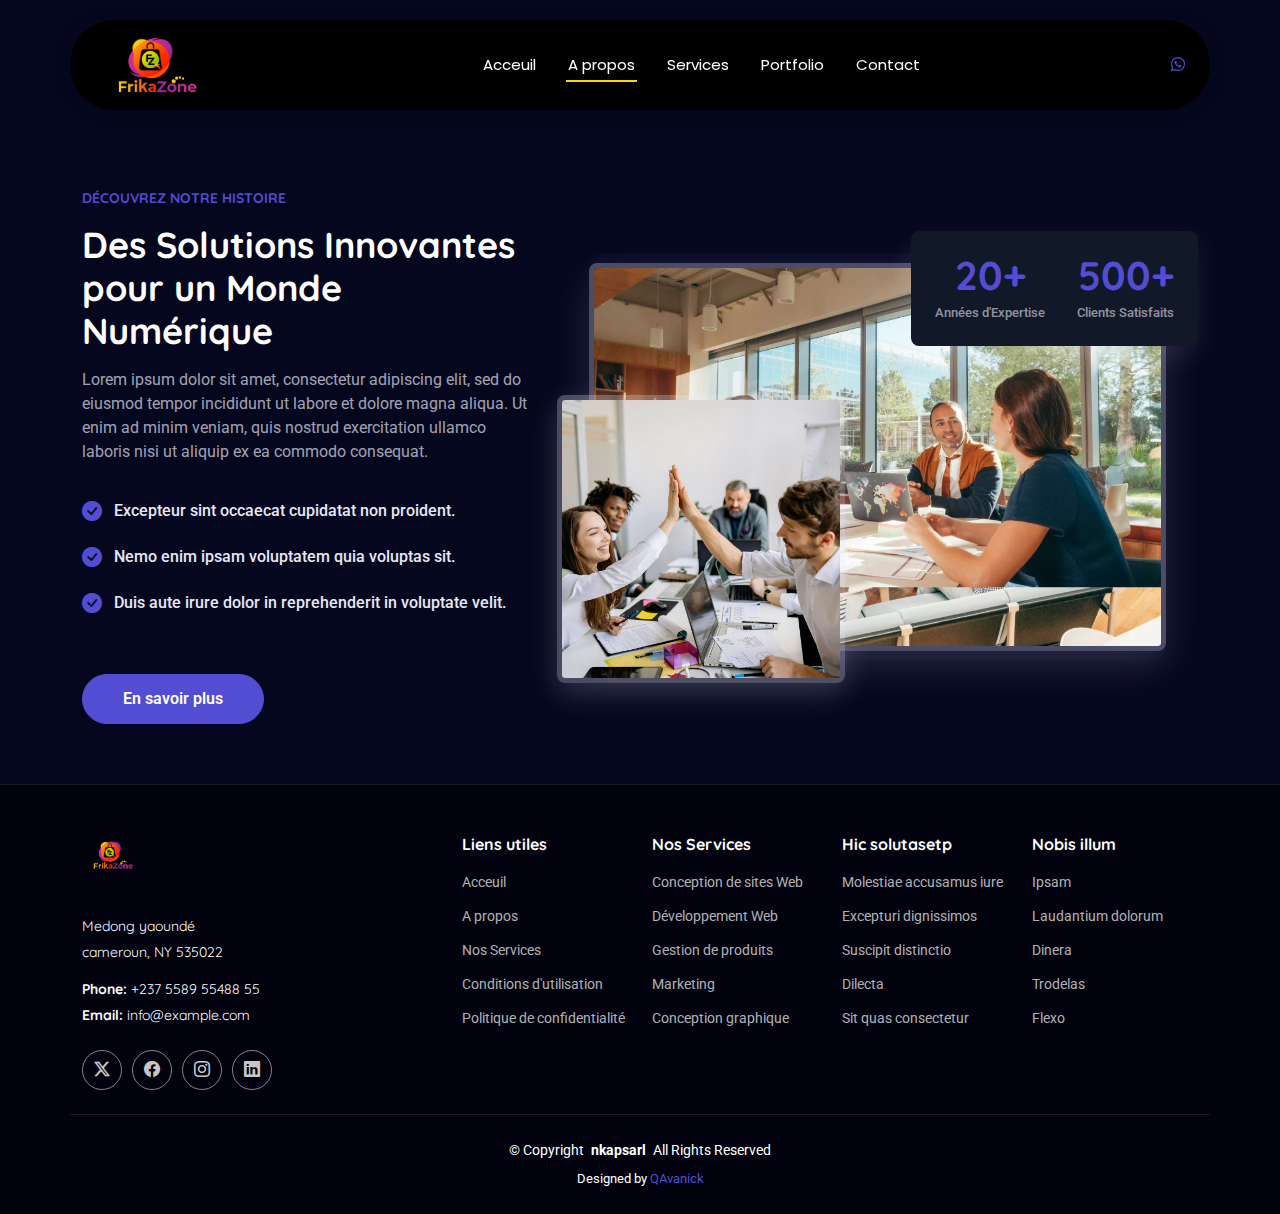
<file: Clarity/a-propos.html>
<!DOCTYPE html>
<html lang="en">

<head>
  <meta charset="utf-8">
  <meta content="width=device-width, initial-scale=1.0" name="viewport">
 <title>Frikazone – Créez. Grandissez. Innovez.</title>
  <meta name="description" content="">
  <meta name="keywords" content="">

  <!-- Favicons -->
  <link href="/Clarity/assets/img/logofrika.png" rel="icon">
  <link href="assets/img/apple-touch-icon.png" rel="apple-touch-icon">

  <!-- Fonts -->
  <link href="https://fonts.googleapis.com" rel="preconnect">
  <link href="https://fonts.gstatic.com" rel="preconnect" crossorigin>
  <link href="https://fonts.googleapis.com/css2?family=Roboto:ital,wght@0,100;0,300;0,400;0,500;0,700;0,900;1,100;1,300;1,400;1,500;1,700;1,900&family=Poppins:ital,wght@0,100;0,200;0,300;0,400;0,500;0,600;0,700;0,800;0,900;1,100;1,200;1,300;1,400;1,500;1,600;1,700;1,800;1,900&family=Quicksand:wght@300;400;500;600;700&display=swap" rel="stylesheet">
<link rel="stylesheet" href="https://cdnjs.cloudflare.com/ajax/libs/font-awesome/6.5.0/css/all.min.css">
  <!-- Vendor CSS Files -->
  <link href="assets/vendor/bootstrap/css/bootstrap.min.css" rel="stylesheet">
  <link href="assets/vendor/bootstrap-icons/bootstrap-icons.css" rel="stylesheet">
  <link href="assets/vendor/aos/aos.css" rel="stylesheet">
  <link href="assets/vendor/swiper/swiper-bundle.min.css" rel="stylesheet">
  <link href="assets/vendor/glightbox/css/glightbox.min.css" rel="stylesheet">

  <!-- Main CSS File -->
  <link href="assets/css/main.css" rel="stylesheet">

  <!-- =======================================================
  * Template Name: Clarity
  * Template URL: https://bootstrapmade.com/clarity-bootstrap-agency-template/
  * Updated: Sep 13 2025 with Bootstrap v5.3.8
  * Author: BootstrapMade.com
  * License: https://bootstrapmade.com/license/
  ======================================================== -->
</head>

<body class="index-page">

  <header id="header" class="header d-flex align-items-center sticky-top">
    <div class="header-container container-fluid container-xl position-relative d-flex align-items-center justify-content-between">

      <a href="index.html" class="logo d-flex align-items-center me-auto me-xl-0">
        <!-- Uncomment the line below if you also wish to use an image logo -->
        <img src="/Clarity/assets/img/logofrika.png"   alt="logo frikazone"  > 
      
      </a>

      <nav id="navmenu" class="navmenu">
        <ul>
          <li><a href="#hero" class="active">Acceuil</a></li>
          <li><a href="#about">A propos</a></li>
          <li><a href="/Clarity/services.html">Services</a></li>
          <li><a href="#portfolio">Portfolio</a></li>
         
          <!--<li class="dropdown"><a href="#"><span>Dropdown</span> <i class="bi bi-chevron-down toggle-dropdown"></i></a>
            <ul>
              <li><a href="#">Dropdown 1</a></li>
              <li class="dropdown"><a href="#"><span>Deep Dropdown</span> <i class="bi bi-chevron-down toggle-dropdown"></i></a>
                <ul>
                  <li><a href="#">Deep Dropdown 1</a></li>
                  <li><a href="#">Deep Dropdown 2</a></li>
                  <li><a href="#">Deep Dropdown 3</a></li>
                  <li><a href="#">Deep Dropdown 4</a></li>
                  <li><a href="#">Deep Dropdown 5</a></li>
                </ul>
              </li>
              <li><a href="#">Dropdown 2</a></li>
              <li><a href="#">Dropdown 3</a></li>
              <li><a href="#">Dropdown 4</a></li>
            </ul>
          </li> -->
          <li><a href="/Clarity/contact.html">Contact</a></li>
        </ul>
        <i class="mobile-nav-toggle d-xl-none bi bi-list"></i>
      </nav>

  <a class="whatsapp-btn" href="https://wa.me/33612345678?text=Bonjour%20!" target="_blank">
  <i class="fab fa-whatsapp"></i>
</a>

    </div>
  </header>  
  <main>

    
<!-- /Hero Section -->

    <!-- About Section -->
     <!-- Section À Propos -->
<section id="about" class="about section">

  <div class="container" data-aos="fade-up" data-aos-delay="100">

    <div class="row gy-5 align-items-center">

      <div class="col-lg-5" data-aos="fade-right" data-aos-delay="200">
        <div class="content">
          <h6 class="subtitle">Découvrez Notre Histoire</h6>
          <h2>Des Solutions Innovantes pour un Monde Numérique</h2>
          <p>
            Lorem ipsum dolor sit amet, consectetur adipiscing elit, sed do eiusmod tempor incididunt ut labore et dolore magna aliqua. Ut enim ad minim veniam, quis nostrud exercitation ullamco laboris nisi ut aliquip ex ea commodo consequat.
          </p>

          <ul class="features-list">
            <li><i class="bi bi-check-circle-fill"></i><span>Excepteur sint occaecat cupidatat non proident.</span></li>
            <li><i class="bi bi-check-circle-fill"></i><span>Nemo enim ipsam voluptatem quia voluptas sit.</span></li>
            <li><i class="bi bi-check-circle-fill"></i><span>Duis aute irure dolor in reprehenderit in voluptate velit.</span></li>
          </ul>

          <a href="#" class="btn btn-primary">En savoir plus</a>
        </div>
      </div>

      <div class="col-lg-7" data-aos="fade-left" data-aos-delay="300">
        <div class="image-composition">
          <div class="image-main">
            <img src="assets/img/about/about-9.webp" alt="Bureau moderne avec une équipe au travail" class="img-fluid" loading="lazy">
          </div>
          <div class="image-secondary">
            <img src="assets/img/about/about-square-8.webp" alt="Discussion collaborative" class="img-fluid" loading="lazy">
          </div>
          <div class="stats-card">
            <div class="stats-item">
              <h3>20+</h3>
              <p>Années d'Expertise</p>
            </div>
            <div class="stats-item">
              <h3>500+</h3>
              <p>Clients Satisfaits</p>
            </div>
          </div>
        </div>
      </div>

    </div>

  </div>

</section>

  </main>

  <footer id="footer" class="footer position-relative dark-background">

    <div class="container footer-top">
      <div class="row gy-4">
        <div class="col-lg-4 col-md-6 footer-about">
          <a href="index.html" class="logo d-flex align-items-center">
            <img src="/Clarity/assets/img/logofrika.png"
     alt="logo frikazone"
   
     height="180 px">

          </a>
          <div class="footer-contact pt-3">
            <p>Medong yaoundé </p>
            <p>cameroun, NY 535022</p>
            <p class="mt-3"><strong>Phone:</strong> <span>+237 5589 55488 55</span></p>
            <p><strong>Email:</strong> <span>info@example.com</span></p>
          </div>
          <div class="social-links d-flex mt-4">
            <a href=""><i class="bi bi-twitter-x"></i></a>
            <a href=""><i class="bi bi-facebook"></i></a>
            <a href=""><i class="bi bi-instagram"></i></a>
            <a href=""><i class="bi bi-linkedin"></i></a>
          </div>
        </div>

        <div class="col-lg-2 col-md-3 footer-links">
          <h4>Liens utiles</h4>
          <ul>
            <li><a href="#">Acceuil</a></li>
            <li><a href="#">A propos </a></li>
            <li><a href="#">Nos Services</a></li>
            <li><a href="#">Conditions d'utilisation</a></li>
            <li><a href="#">Politique de confidentialité</a></li>
          </ul>
        </div>

        <div class="col-lg-2 col-md-3 footer-links">
          <h4>Nos Services</h4>
          <ul>
            <li><a href="#">Conception de sites Web</a></li>
            <li><a href="#">Développement Web</a></li>
            <li><a href="#">Gestion de produits</a></li>
            <li><a href="#">Marketing</a></li>
            <li><a href="#">Conception graphique</a></li>
          </ul>
        </div>

        <div class="col-lg-2 col-md-3 footer-links">
          <h4>Hic solutasetp</h4>
          <ul>
            <li><a href="#">Molestiae accusamus iure</a></li>
            <li><a href="#">Excepturi dignissimos</a></li>
            <li><a href="#">Suscipit distinctio</a></li>
            <li><a href="#">Dilecta</a></li>
            <li><a href="#">Sit quas consectetur</a></li>
          </ul>
        </div>

        <div class="col-lg-2 col-md-3 footer-links">
          <h4>Nobis illum</h4>
          <ul>
            <li><a href="#">Ipsam</a></li>
            <li><a href="#">Laudantium dolorum</a></li>
            <li><a href="#">Dinera</a></li>
            <li><a href="#">Trodelas</a></li>
            <li><a href="#">Flexo</a></li>
          </ul>
        </div>

      </div>
    </div>

    <div class="container copyright text-center mt-4">
      <p>© <span>Copyright</span> <strong class="px-1 sitename">nkapsarl</strong> <span>All Rights Reserved</span></p>
      <div class="credits">
        <!-- All the links in the footer should remain intact. -->
        <!-- You can delete the links only if you've purchased the pro version. -->
        <!-- Licensing information: https://bootstrapmade.com/license/ -->
        <!-- Purchase the pro version with working PHP/AJAX contact form: [buy-url] -->
        Designed by <a href="https://bootstrapmade.com/">QAvanick</a>
      </div>
    </div>

  </footer>

  <!-- Scroll Top -->
  <a href="#" id="scroll-top" class="scroll-top d-flex align-items-center justify-content-center"><i class="bi bi-arrow-up-short"></i></a>

  <!-- Preloader -->
  <div id="preloader"></div>

  <!-- Vendor JS Files -->
  <script src="assets/vendor/bootstrap/js/bootstrap.bundle.min.js"></script>
  <script src="assets/vendor/php-email-form/validate.js"></script>
  <script src="assets/vendor/aos/aos.js"></script>
  <script src="assets/vendor/purecounter/purecounter_vanilla.js"></script>
  <script src="assets/vendor/imagesloaded/imagesloaded.pkgd.min.js"></script>
  <script src="assets/vendor/isotope-layout/isotope.pkgd.min.js"></script>
  <script src="assets/vendor/swiper/swiper-bundle.min.js"></script>
  <script src="assets/vendor/glightbox/js/glightbox.min.js"></script>

  <!-- Main JS File -->
  <script src="assets/js/main.js"></script>
  <script>
  document.addEventListener("DOMContentLoaded", function () {
    const carousel = document.getElementById("heroCarousel");

    // Fonction pour animer les éléments d'un slide
    function animateSlideContent(slide) {
      // Cacher puis animer tous les éléments avec .animate-slide
      const elements = slide.querySelectorAll(".animate-slide");
      elements.forEach((el, index) => {
        const delay = el.getAttribute("data-delay") || 0;
        el.style.opacity = "0";
        el.style.transform = "translateY(0px)";
        el.style.transition = "opacity 0.8s ease, transform 0.8s ease";

        setTimeout(() => {
          el.style.opacity = "1";
          el.style.transform = "translateY(0)";
        }, 300 + parseInt(delay));
      });

      // Relancer les compteurs PureCounter
      if (typeof PureCounter !== "undefined") {
        new PureCounter();
      }
    }

    // Au changement de slide
    carousel.addEventListener("slid.bs.carousel", function () {
      const activeSlide = carousel.querySelector(".carousel-item.active");
      animateSlideContent(activeSlide);
    });

    // Lancer l'animation pour le premier slide au chargement
    const firstActiveSlide = carousel.querySelector(".carousel-item.active");
    animateSlideContent(firstActiveSlide);
  });
</script>

</body>

</html>
</file>
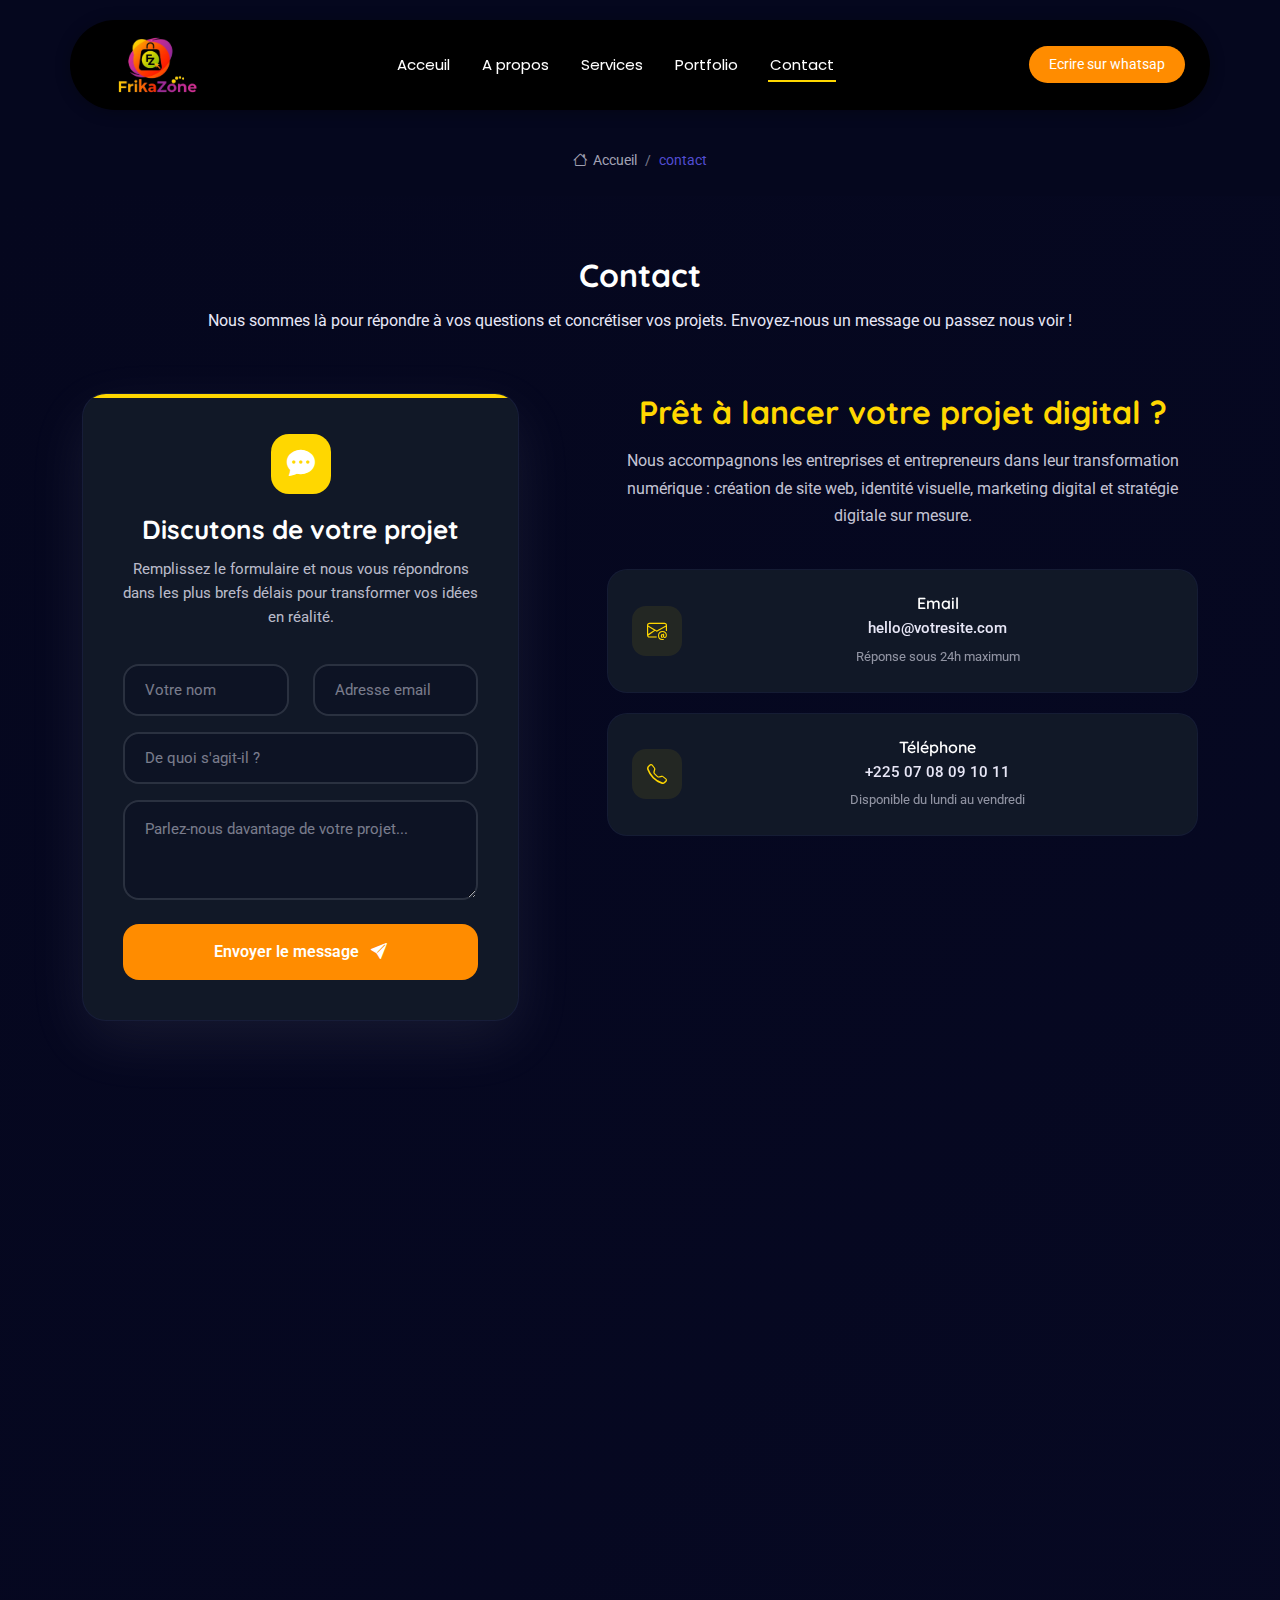
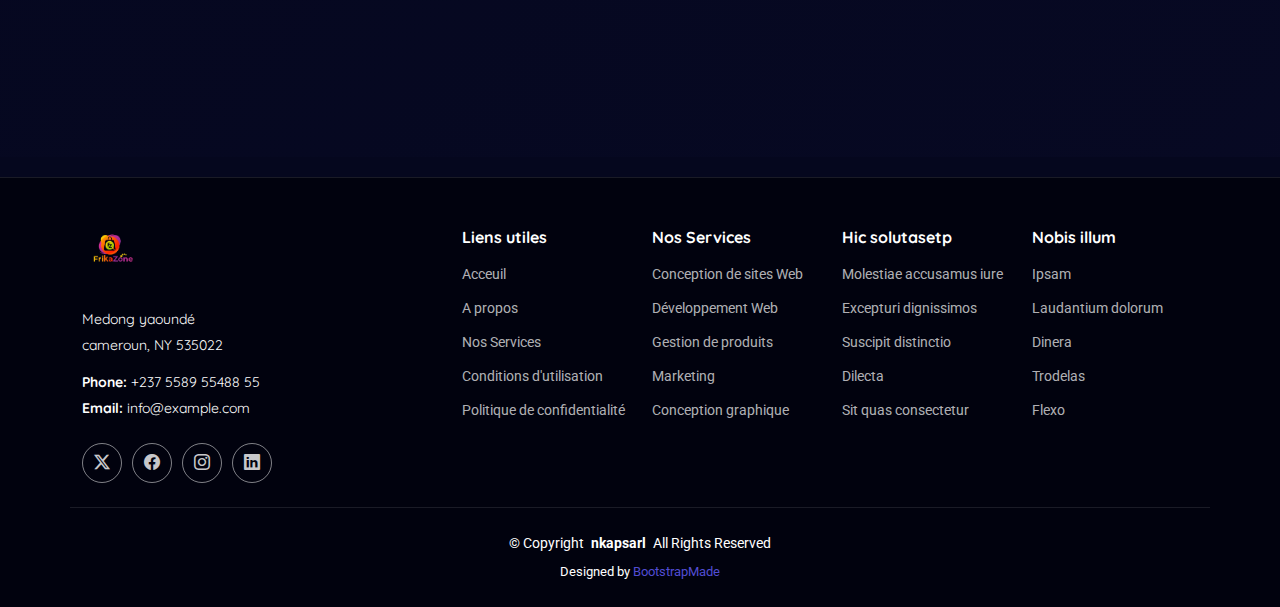
<file: Clarity/contact.html>
<!DOCTYPE html>
<html lang="en">

<head>
  <meta charset="utf-8">
  <meta content="width=device-width, initial-scale=1.0" name="viewport">
  <title>Index - Clarity Bootstrap Template</title>
  <meta name="description" content="">
  <meta name="keywords" content="">

  <!-- Favicons -->
  <link href="assets/img/favicon.png" rel="icon">
  <link href="assets/img/apple-touch-icon.png" rel="apple-touch-icon">

  <!-- Fonts -->
  <link href="https://fonts.googleapis.com" rel="preconnect">
  <link href="https://fonts.gstatic.com" rel="preconnect" crossorigin>
  <link href="https://fonts.googleapis.com/css2?family=Roboto:ital,wght@0,100;0,300;0,400;0,500;0,700;0,900;1,100;1,300;1,400;1,500;1,700;1,900&family=Poppins:ital,wght@0,100;0,200;0,300;0,400;0,500;0,600;0,700;0,800;0,900;1,100;1,200;1,300;1,400;1,500;1,600;1,700;1,800;1,900&family=Quicksand:wght@300;400;500;600;700&display=swap" rel="stylesheet">

  <!-- Vendor CSS Files -->
  <link href="assets/vendor/bootstrap/css/bootstrap.min.css" rel="stylesheet">
  <link href="assets/vendor/bootstrap-icons/bootstrap-icons.css" rel="stylesheet">
  <link href="assets/vendor/aos/aos.css" rel="stylesheet">
  <link href="assets/vendor/swiper/swiper-bundle.min.css" rel="stylesheet">
  <link href="assets/vendor/glightbox/css/glightbox.min.css" rel="stylesheet">

  <!-- Main CSS File -->
  <link href="assets/css/main.css" rel="stylesheet">

  <!-- =======================================================
  * Template Name: Clarity
  * Template URL: https://bootstrapmade.com/clarity-bootstrap-agency-template/
  * Updated: Sep 13 2025 with Bootstrap v5.3.8
  * Author: BootstrapMade.com
  * License: https://bootstrapmade.com/license/
  ======================================================== -->
</head>

<body class="index-page">

  <header id="header" class="header d-flex align-items-center sticky-top">
    <div class="header-container container-fluid container-xl position-relative d-flex align-items-center justify-content-between">

      <a href="index.html" class="logo d-flex align-items-center me-auto me-xl-0">
        <!-- Uncomment the line below if you also wish to use an image logo -->
        <img src="/Clarity/assets/img/logofrika.png"   alt="logo frikazone"  > 
      
      </a>

      <nav id="navmenu" class="navmenu">
        <ul>
          <li><a href="#hero" class="active">Acceuil</a></li>
          <li><a href="#about">A propos</a></li>
          <li><a href="/Clarity/">Services</a></li>
          <li><a href="#portfolio">Portfolio</a></li>
         
          <!--<li class="dropdown"><a href="#"><span>Dropdown</span> <i class="bi bi-chevron-down toggle-dropdown"></i></a>
            <ul>
              <li><a href="#">Dropdown 1</a></li>
              <li class="dropdown"><a href="#"><span>Deep Dropdown</span> <i class="bi bi-chevron-down toggle-dropdown"></i></a>
                <ul>
                  <li><a href="#">Deep Dropdown 1</a></li>
                  <li><a href="#">Deep Dropdown 2</a></li>
                  <li><a href="#">Deep Dropdown 3</a></li>
                  <li><a href="#">Deep Dropdown 4</a></li>
                  <li><a href="#">Deep Dropdown 5</a></li>
                </ul>
              </li>
              <li><a href="#">Dropdown 2</a></li>
              <li><a href="#">Dropdown 3</a></li>
              <li><a href="#">Dropdown 4</a></li>
            </ul>
          </li> -->
          <li><a href="#contact">Contact</a></li>
        </ul>
        <i class="mobile-nav-toggle d-xl-none bi bi-list"></i>
      </nav>

      <a class="btn-getstarted" href="#about">Ecrire sur whatsap</a>

    </div>
  </header>
  <main class="main">
     <div class="page-title">
    <div class="breadcrumbs">
      <nav aria-label="breadcrumb">
        <ol class="breadcrumb">
          <li class="breadcrumb-item"><a href="#"><i class="bi bi-house"></i> Accueil</a></li>
          <li class="breadcrumb-item active current">contact</li>
        </ol>
      </nav>
    </div>

    <!-- Contact Section -->
<section id="contact" class="contact section">

  <!-- Section Title -->
  <div class="container section-title" data-aos="fade-up">
    <h2>Contact</h2>
    <p>Nous sommes là pour répondre à vos questions et concrétiser vos projets. Envoyez-nous un message ou passez nous voir !</p>
  </div><!-- End Section Title -->

  <div class="container" data-aos="fade-up" data-aos-delay="100">
    
    <!-- Formulaire + Infos (sur une ligne) -->
    <div class="row g-5 mb-5">
      
      <!-- Formulaire -->
      <div class="col-lg-5" data-aos="fade-right" data-aos-delay="200">
        <div class="contact-form-card">
          <div class="form-header">
            <div class="header-icon">
              <i class="bi bi-chat-dots-fill"></i>
            </div>
            <h3>Discutons de votre projet</h3>
            <p>Remplissez le formulaire et nous vous répondrons dans les plus brefs délais pour transformer vos idées en réalité.</p>
          </div>

          <form action="forms/contact.php" method="post" class="php-email-form">
            <div class="row">
              <div class="col-md-6 mb-3">
                <input type="text" name="name" class="form-control" placeholder="Votre nom" required>
              </div>
              <div class="col-md-6 mb-3">
                <input type="email" name="email" class="form-control" placeholder="Adresse email" required>
              </div>
            </div>

            <div class="mb-3">
              <input type="text" name="subject" class="form-control" placeholder="De quoi s'agit-il ?" required>
            </div>

            <div class="mb-4">
              <textarea class="form-control" name="message" rows="4" placeholder="Parlez-nous davantage de votre projet..." required></textarea>
            </div>

            <div class="my-3">
              <div class="loading">Envoi en cours...</div>
              <div class="error-message"></div>
              <div class="sent-message">Votre message a été envoyé. Merci !</div>
            </div>

            <button type="submit" class="submit-btn">
              <span>Envoyer le message</span>
              <i class="bi bi-send-fill"></i>
            </button>
          </form>
        </div>
      </div>

      <!-- Informations de contact -->
      <div class="col-lg-7" data-aos="fade-left" data-aos-delay="200">
        <div class="contact-info-area">

          <div class="info-header">
            <h3>Prêt à lancer votre projet digital ?</h3>
            <p>Nous accompagnons les entreprises et entrepreneurs dans leur transformation numérique : création de site web, identité visuelle, marketing digital et stratégie digitale sur mesure.</p>
          </div>

          <div class="contact-methods">
            <div class="method-card" data-aos="zoom-in" data-aos-delay="250">
              <div class="card-icon">
                <i class="bi bi-envelope-at"></i>
              </div>
              <div class="card-content">
                <h5>Email </h5>
                <p>hello@votresite.com</p>
                <span class="response-time">Réponse sous 24h maximum</span>
              </div>
            </div>

            <div class="method-card" data-aos="zoom-in" data-aos-delay="300">
              <div class="card-icon">
                <i class="bi bi-telephone"></i>
              </div>
              <div class="card-content">
                <h5>Téléphone</h5>
                <p>+225 07 08 09 10 11</p>
                <span class="response-time">Disponible du lundi au vendredi</span>
              </div>
            </div>

            <div class="method-card" data-aos="zoom-in" data-aos-delay="350">
              <div class="card-icon">
                <i class="bi bi-geo-alt"></i>
              </div>
              <div class="card-content">
                <h5>Bureau</h5>
                <p>Zone 4, Rue des Artisans, yaoundé, Cameroun</p>
                <span class="response-time">Ouvert sur rendez-vous</span>
              </div>
            </div>
          </div>

          <div class="additional-info" data-aos="fade-up" data-aos-delay="400">
            <div class="info-stats">
              <div class="stat-item">
                <div class="stat-number">24h</div>
                <div class="stat-label">Temps de réponse</div>
              </div>
              <div class="stat-item">
                <div class="stat-number">98%</div>
                <div class="stat-label">Satisfaction client</div>
              </div>
              <div class="stat-item">
                <div class="stat-number">150+</div>
                <div class="stat-label">Projets livrés</div>
              </div>
            </div>

            <div class="social-connect">
              <h6>Suivez-nous</h6>
              <div class="social-links">
                <a href="#" class="social-link"><i class="bi bi-linkedin"></i></a>
                <a href="#" class="social-link"><i class="bi bi-twitter-x"></i></a>
                <a href="#" class="social-link"><i class="bi bi-github"></i></a>
                <a href="#" class="social-link"><i class="bi bi-discord"></i></a>
              </div>
            </div>
          </div>
        </div>
      </div>

    </div>

    <!-- Google Maps en Pleine Largeur -->
    <div class="row">
      <div class="col-12" data-aos="fade-up" data-aos-delay="400">
        <div class="map-container" style="border-radius: 12px; overflow: hidden; box-shadow: 0 8px 24px rgba(0,0,0,0.1);">
          <iframe 
            src="https://www.google.com/maps/embed?pb=!1m18!1m12!1m3!1d3980.9024036871947!2d11.47104397351199!3d3.831113148585161!2m3!1f0!2f0!3f0!3m2!1i1024!2i768!4f13.1!3m3!1m2!1s0x108bce2a2b349471%3A0x9bc7ab5b90db6245!2sDOVV%20MENDONG!5e0!3m2!1sfr!2suk!4v1758720613600!5m2!1sfr!2suk" 
            width="100%" 
            height="400" 
            style="border:0;" 
            allowfullscreen="" 
            loading="lazy" 
            referrerpolicy="no-referrer-when-downgrade">
          </iframe>
        </div>
      </div>
    </div>

  </div>
</section><!-- /Contact Section -->
  </main>
   <footer id="footer" class="footer position-relative dark-background">

    <div class="container footer-top">
      <div class="row gy-4">
        <div class="col-lg-4 col-md-6 footer-about">
          <a href="index.html" class="logo d-flex align-items-center">
              <img src="/Clarity/assets/img/logofrika.png"   alt="logo frikazone"  >
          </a>
          <div class="footer-contact pt-3">
            <p>Medong yaoundé </p>
            <p>cameroun, NY 535022</p>
            <p class="mt-3"><strong>Phone:</strong> <span>+237 5589 55488 55</span></p>
            <p><strong>Email:</strong> <span>info@example.com</span></p>
          </div>
          <div class="social-links d-flex mt-4">
            <a href=""><i class="bi bi-twitter-x"></i></a>
            <a href=""><i class="bi bi-facebook"></i></a>
            <a href=""><i class="bi bi-instagram"></i></a>
            <a href=""><i class="bi bi-linkedin"></i></a>
          </div>
        </div>

        <div class="col-lg-2 col-md-3 footer-links">
          <h4>Liens utiles</h4>
          <ul>
            <li><a href="#">Acceuil</a></li>
            <li><a href="#">A propos </a></li>
            <li><a href="#">Nos Services</a></li>
            <li><a href="#">Conditions d'utilisation</a></li>
            <li><a href="#">Politique de confidentialité</a></li>
          </ul>
        </div>

        <div class="col-lg-2 col-md-3 footer-links">
          <h4>Nos Services</h4>
          <ul>
            <li><a href="#">Conception de sites Web</a></li>
            <li><a href="#">Développement Web</a></li>
            <li><a href="#">Gestion de produits</a></li>
            <li><a href="#">Marketing</a></li>
            <li><a href="#">Conception graphique</a></li>
          </ul>
        </div>

        <div class="col-lg-2 col-md-3 footer-links">
          <h4>Hic solutasetp</h4>
          <ul>
            <li><a href="#">Molestiae accusamus iure</a></li>
            <li><a href="#">Excepturi dignissimos</a></li>
            <li><a href="#">Suscipit distinctio</a></li>
            <li><a href="#">Dilecta</a></li>
            <li><a href="#">Sit quas consectetur</a></li>
          </ul>
        </div>

        <div class="col-lg-2 col-md-3 footer-links">
          <h4>Nobis illum</h4>
          <ul>
            <li><a href="#">Ipsam</a></li>
            <li><a href="#">Laudantium dolorum</a></li>
            <li><a href="#">Dinera</a></li>
            <li><a href="#">Trodelas</a></li>
            <li><a href="#">Flexo</a></li>
          </ul>
        </div>

      </div>
    </div>

    <div class="container copyright text-center mt-4">
      <p>© <span>Copyright</span> <strong class="px-1 sitename">nkapsarl</strong> <span>All Rights Reserved</span></p>
      <div class="credits">
        <!-- All the links in the footer should remain intact. -->
        <!-- You can delete the links only if you've purchased the pro version. -->
        <!-- Licensing information: https://bootstrapmade.com/license/ -->
        <!-- Purchase the pro version with working PHP/AJAX contact form: [buy-url] -->
        Designed by <a href="https://bootstrapmade.com/">BootstrapMade</a>
      </div>
    </div>

  </footer>

  <!-- Scroll Top -->
  <a href="#" id="scroll-top" class="scroll-top d-flex align-items-center justify-content-center"><i class="bi bi-arrow-up-short"></i></a>

  <!-- Preloader -->
  <div id="preloader"></div>

  <!-- Vendor JS Files -->
  <script src="assets/vendor/bootstrap/js/bootstrap.bundle.min.js"></script>
  <script src="assets/vendor/php-email-form/validate.js"></script>
  <script src="assets/vendor/aos/aos.js"></script>
  <script src="assets/vendor/purecounter/purecounter_vanilla.js"></script>
  <script src="assets/vendor/imagesloaded/imagesloaded.pkgd.min.js"></script>
  <script src="assets/vendor/isotope-layout/isotope.pkgd.min.js"></script>
  <script src="assets/vendor/swiper/swiper-bundle.min.js"></script>
  <script src="assets/vendor/glightbox/js/glightbox.min.js"></script>

  <!-- Main JS File -->
  <script src="assets/js/main.js"></script>
  

</body>

</html>
</file>
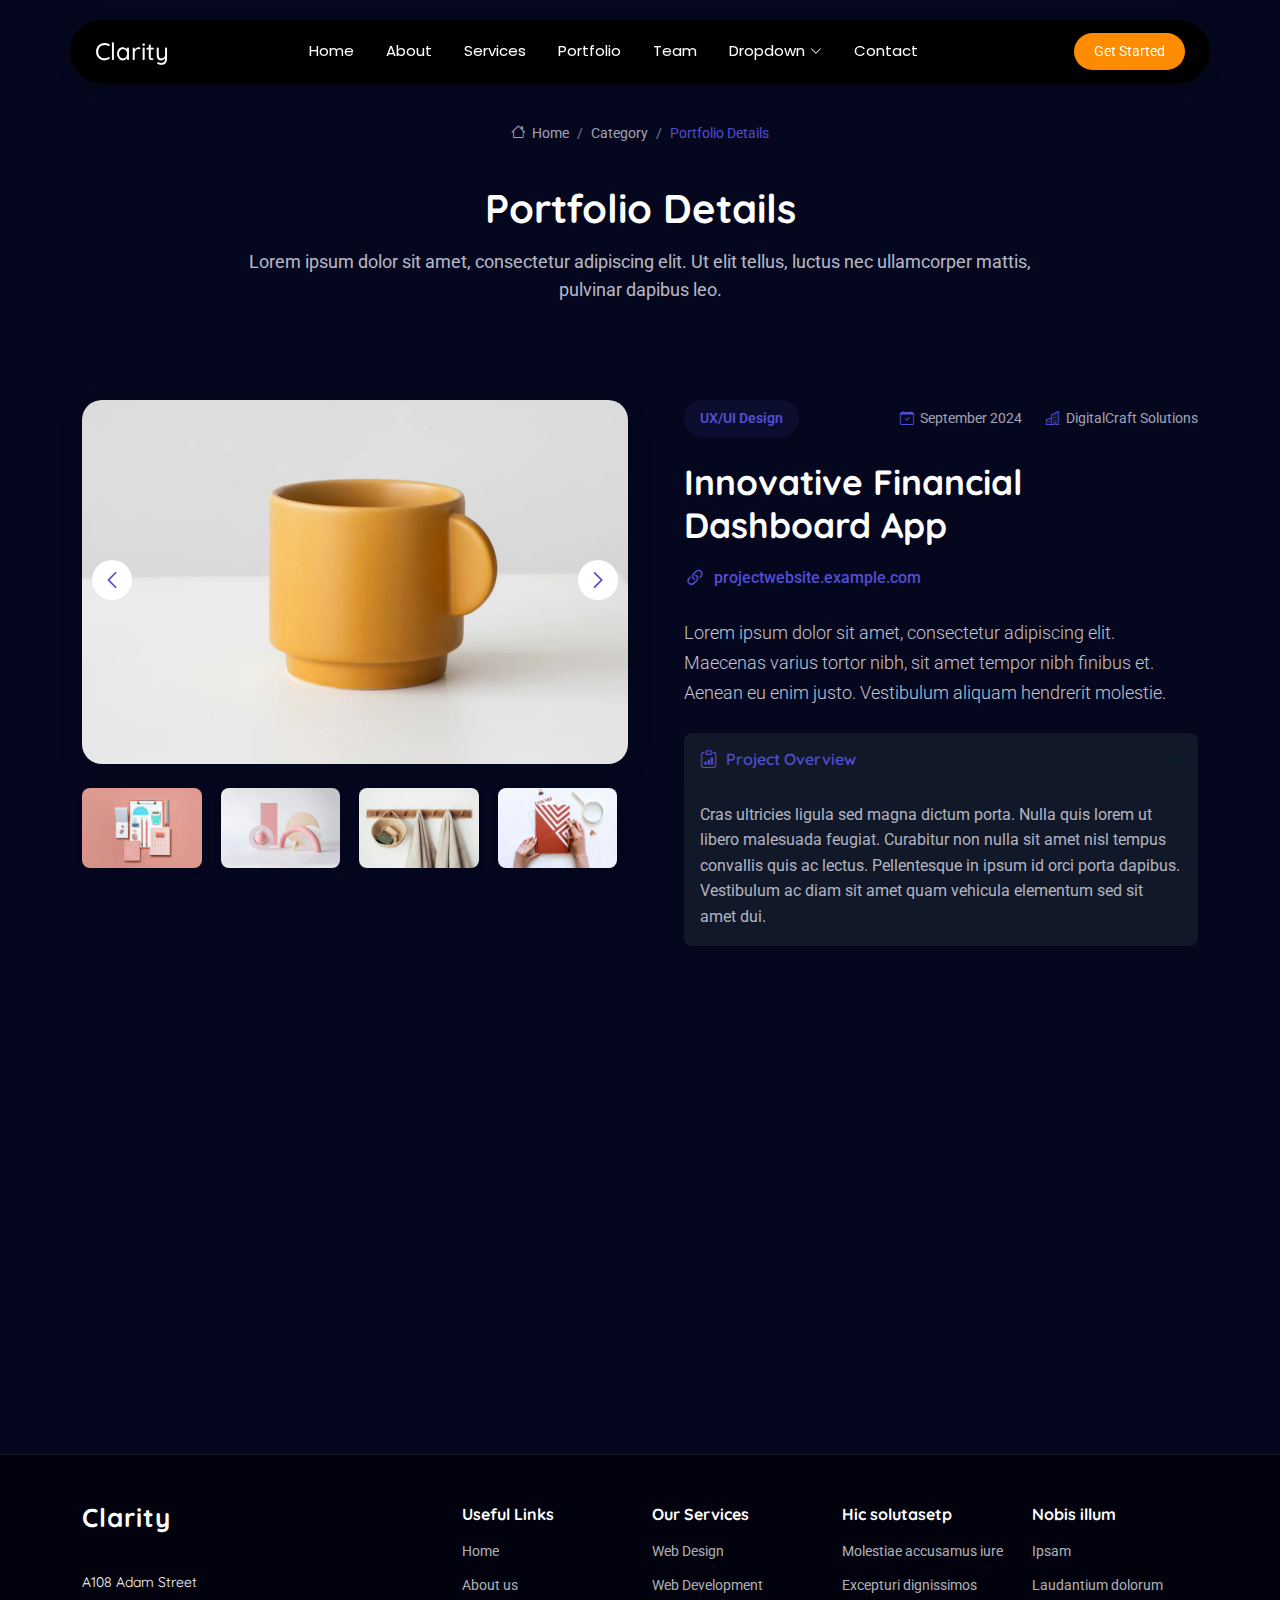
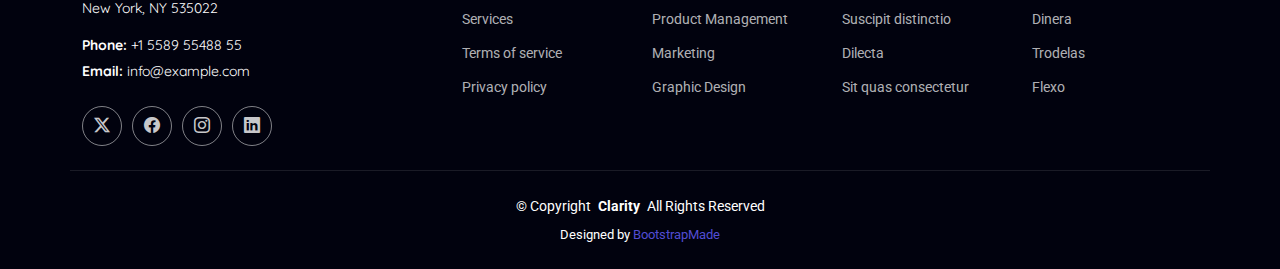
<file: Clarity/portfolio-details.html>
<!DOCTYPE html>
<html lang="en">

<head>
  <meta charset="utf-8">
  <meta content="width=device-width, initial-scale=1.0" name="viewport">
  <title>Portfolio Details - Clarity Bootstrap Template</title>
  <meta name="description" content="">
  <meta name="keywords" content="">

  <!-- Favicons -->
  <link href="assets/img/favicon.png" rel="icon">
  <link href="assets/img/apple-touch-icon.png" rel="apple-touch-icon">

  <!-- Fonts -->
  <link href="https://fonts.googleapis.com" rel="preconnect">
  <link href="https://fonts.gstatic.com" rel="preconnect" crossorigin>
  <link href="https://fonts.googleapis.com/css2?family=Roboto:ital,wght@0,100;0,300;0,400;0,500;0,700;0,900;1,100;1,300;1,400;1,500;1,700;1,900&family=Poppins:ital,wght@0,100;0,200;0,300;0,400;0,500;0,600;0,700;0,800;0,900;1,100;1,200;1,300;1,400;1,500;1,600;1,700;1,800;1,900&family=Quicksand:wght@300;400;500;600;700&display=swap" rel="stylesheet">

  <!-- Vendor CSS Files -->
  <link href="assets/vendor/bootstrap/css/bootstrap.min.css" rel="stylesheet">
  <link href="assets/vendor/bootstrap-icons/bootstrap-icons.css" rel="stylesheet">
  <link href="assets/vendor/aos/aos.css" rel="stylesheet">
  <link href="assets/vendor/swiper/swiper-bundle.min.css" rel="stylesheet">
  <link href="assets/vendor/glightbox/css/glightbox.min.css" rel="stylesheet">

  <!-- Main CSS File -->
  <link href="assets/css/main.css" rel="stylesheet">

  <!-- =======================================================
  * Template Name: Clarity
  * Template URL: https://bootstrapmade.com/clarity-bootstrap-agency-template/
  * Updated: Sep 13 2025 with Bootstrap v5.3.8
  * Author: BootstrapMade.com
  * License: https://bootstrapmade.com/license/
  ======================================================== -->
</head>

<body class="portfolio-details-page">

  <header id="header" class="header d-flex align-items-center sticky-top">
    <div class="header-container container-fluid container-xl position-relative d-flex align-items-center justify-content-between">

      <a href="index.html" class="logo d-flex align-items-center me-auto me-xl-0">
        <!-- Uncomment the line below if you also wish to use an image logo -->
        <!-- <img src="assets/img/logo.webp" alt=""> -->
        <h1 class="sitename">Clarity</h1>
      </a>

      <nav id="navmenu" class="navmenu">
        <ul>
          <li><a href="#hero">Home</a></li>
          <li><a href="#about">About</a></li>
          <li><a href="#services">Services</a></li>
          <li><a href="#portfolio">Portfolio</a></li>
          <li><a href="#team">Team</a></li>
          <li class="dropdown"><a href="#"><span>Dropdown</span> <i class="bi bi-chevron-down toggle-dropdown"></i></a>
            <ul>
              <li><a href="#">Dropdown 1</a></li>
              <li class="dropdown"><a href="#"><span>Deep Dropdown</span> <i class="bi bi-chevron-down toggle-dropdown"></i></a>
                <ul>
                  <li><a href="#">Deep Dropdown 1</a></li>
                  <li><a href="#">Deep Dropdown 2</a></li>
                  <li><a href="#">Deep Dropdown 3</a></li>
                  <li><a href="#">Deep Dropdown 4</a></li>
                  <li><a href="#">Deep Dropdown 5</a></li>
                </ul>
              </li>
              <li><a href="#">Dropdown 2</a></li>
              <li><a href="#">Dropdown 3</a></li>
              <li><a href="#">Dropdown 4</a></li>
            </ul>
          </li>
          <li><a href="#contact">Contact</a></li>
        </ul>
        <i class="mobile-nav-toggle d-xl-none bi bi-list"></i>
      </nav>

      <a class="btn-getstarted" href="#about">Get Started</a>

    </div>
  </header>

  <main class="main">

    <!-- Page Title -->
    <div class="page-title">
      <div class="breadcrumbs">
        <nav aria-label="breadcrumb">
          <ol class="breadcrumb">
            <li class="breadcrumb-item"><a href="#"><i class="bi bi-house"></i> Home</a></li>
            <li class="breadcrumb-item"><a href="#">Category</a></li>
            <li class="breadcrumb-item active current">Portfolio Details</li>
          </ol>
        </nav>
      </div>

      <div class="title-wrapper">
        <h1>Portfolio Details</h1>
        <p>Lorem ipsum dolor sit amet, consectetur adipiscing elit. Ut elit tellus, luctus nec ullamcorper mattis, pulvinar dapibus leo.</p>
      </div>
    </div><!-- End Page Title -->

    <!-- Portfolio Details Section -->
    <section id="portfolio-details" class="portfolio-details section">

      <div class="container" data-aos="fade-up" data-aos-delay="100">

        <div class="row gy-4">
          <div class="col-lg-6" data-aos="fade-right">
            <div class="portfolio-details-media">
              <div class="main-image">
                <div class="portfolio-details-slider swiper init-swiper" data-aos="zoom-in">
                  <script type="application/json" class="swiper-config">
                    {
                      "loop": true,
                      "speed": 1000,
                      "autoplay": {
                        "delay": 6000
                      },
                      "effect": "creative",
                      "creativeEffect": {
                        "prev": {
                          "shadow": true,
                          "translate": [0, 0, -400]
                        },
                        "next": {
                          "translate": ["100%", 0, 0]
                        }
                      },
                      "slidesPerView": 1,
                      "navigation": {
                        "nextEl": ".swiper-button-next",
                        "prevEl": ".swiper-button-prev"
                      }
                    }
                  </script>
                  <div class="swiper-wrapper">
                    <div class="swiper-slide">
                      <img src="assets/img/portfolio/portfolio-5.webp" alt="Portfolio Image" class="img-fluid">
                    </div>
                    <div class="swiper-slide">
                      <img src="assets/img/portfolio/portfolio-7.webp" alt="Portfolio Image" class="img-fluid">
                    </div>
                    <div class="swiper-slide">
                      <img src="assets/img/portfolio/portfolio-8.webp" alt="Portfolio Image" class="img-fluid">
                    </div>
                  </div>
                  <div class="swiper-button-prev"></div>
                  <div class="swiper-button-next"></div>
                </div>
              </div>

              <div class="thumbnail-grid" data-aos="fade-up" data-aos-delay="200">
                <div class="row g-2 mt-3">
                  <div class="col-3">
                    <img src="assets/img/portfolio/portfolio-4.webp" alt="Gallery Image" class="img-fluid glightbox">
                  </div>
                  <div class="col-3">
                    <img src="assets/img/portfolio/portfolio-6.webp" alt="Gallery Image" class="img-fluid glightbox">
                  </div>
                  <div class="col-3">
                    <img src="assets/img/portfolio/portfolio-11.webp" alt="Gallery Image" class="img-fluid glightbox">
                  </div>
                  <div class="col-3">
                    <img src="assets/img/portfolio/portfolio-12.webp" alt="Gallery Image" class="img-fluid glightbox">
                  </div>
                </div>
              </div>

              <div class="tech-stack-badges" data-aos="fade-up" data-aos-delay="300">
                <span>Angular</span>
                <span>Express.js</span>
                <span>PostgreSQL</span>
                <span>GraphQL</span>
                <span>Firebase</span>
              </div>
            </div>
          </div>

          <div class="col-lg-6" data-aos="fade-left">
            <div class="portfolio-details-content">
              <div class="project-meta">
                <div class="badge-wrapper">
                  <span class="project-badge">UX/UI Design</span>
                </div>
                <div class="date-client">
                  <div class="meta-item">
                    <i class="bi bi-calendar-check"></i>
                    <span>September 2024</span>
                  </div>
                  <div class="meta-item">
                    <i class="bi bi-buildings"></i>
                    <span>DigitalCraft Solutions</span>
                  </div>
                </div>
              </div>

              <h2 class="project-title">Innovative Financial Dashboard App</h2>

              <div class="project-website">
                <i class="bi bi-link-45deg"></i>
                <a href="#" target="_blank">projectwebsite.example.com</a>
              </div>

              <div class="project-overview">
                <p class="lead">
                  Lorem ipsum dolor sit amet, consectetur adipiscing elit. Maecenas varius tortor nibh, sit amet tempor nibh finibus et. Aenean eu enim justo. Vestibulum aliquam hendrerit molestie.
                </p>

                <div class="accordion project-accordion" id="portfolio-details-projectAccordion">
                  <div class="accordion-item" data-aos="fade-up">
                    <h2 class="accordion-header">
                      <button class="accordion-button" type="button" data-bs-toggle="collapse" data-bs-target="#portfolio-details-collapse-1" aria-expanded="true" aria-controls="collapseOne">
                        <i class="bi bi-clipboard-data me-2"></i> Project Overview
                      </button>
                    </h2>
                    <div id="portfolio-details-collapse-1" class="accordion-collapse collapse show" data-bs-parent="#portfolio-details-projectAccordion">
                      <div class="accordion-body">
                        <p>Cras ultricies ligula sed magna dictum porta. Nulla quis lorem ut libero malesuada feugiat. Curabitur non nulla sit amet nisl tempus convallis quis ac lectus. Pellentesque in ipsum id orci porta dapibus. Vestibulum ac diam sit amet quam vehicula elementum sed sit amet dui.</p>
                      </div>
                    </div>
                  </div>

                  <div class="accordion-item" data-aos="fade-up" data-aos-delay="100">
                    <h2 class="accordion-header">
                      <button class="accordion-button collapsed" type="button" data-bs-toggle="collapse" data-bs-target="#portfolio-details-collapse-2" aria-expanded="false" aria-controls="collapseTwo">
                        <i class="bi bi-exclamation-diamond me-2"></i> The Challenge
                      </button>
                    </h2>
                    <div id="portfolio-details-collapse-2" class="accordion-collapse collapse" data-bs-parent="#portfolio-details-projectAccordion">
                      <div class="accordion-body">
                        <p>Mauris blandit aliquet elit, eget tincidunt nibh pulvinar a. Vivamus suscipit tortor eget felis porttitor volutpat. Curabitur aliquet quam id dui posuere blandit. Praesent sapien massa, convallis a pellentesque nec, egestas non nisi. Sed porttitor lectus nibh.</p>
                      </div>
                    </div>
                  </div>

                  <div class="accordion-item" data-aos="fade-up" data-aos-delay="200">
                    <h2 class="accordion-header">
                      <button class="accordion-button collapsed" type="button" data-bs-toggle="collapse" data-bs-target="#portfolio-details-collapse-3" aria-expanded="false" aria-controls="collapseThree">
                        <i class="bi bi-award me-2"></i> The Solution
                      </button>
                    </h2>
                    <div id="portfolio-details-collapse-3" class="accordion-collapse collapse" data-bs-parent="#portfolio-details-projectAccordion">
                      <div class="accordion-body">
                        <p>Donec sollicitudin molestie malesuada. Curabitur arcu erat, accumsan id imperdiet et, porttitor at sem. Vestibulum ante ipsum primis in faucibus orci luctus et ultrices posuere cubilia Curae; Donec velit neque, auctor sit amet aliquam vel, ullamcorper sit amet ligula.</p>
                      </div>
                    </div>
                  </div>
                </div>
              </div>

              <div class="project-features" data-aos="fade-up" data-aos-delay="300">
                <h3><i class="bi bi-stars"></i> Key Features</h3>
                <div class="row g-3">
                  <div class="col-md-6">
                    <ul class="feature-list">
                      <li><i class="bi bi-check2-circle"></i> Real-time Data Visualization</li>
                      <li><i class="bi bi-check2-circle"></i> User Role Management</li>
                      <li><i class="bi bi-check2-circle"></i> Secure Authentication</li>
                    </ul>
                  </div>
                  <div class="col-md-6">
                    <ul class="feature-list">
                      <li><i class="bi bi-check2-circle"></i> Customizable Dashboards</li>
                      <li><i class="bi bi-check2-circle"></i> Data Export Options</li>
                      <li><i class="bi bi-check2-circle"></i> Multi-device Support</li>
                    </ul>
                  </div>
                </div>
              </div>

              <div class="cta-buttons" data-aos="fade-up" data-aos-delay="400">
                <a href="#" class="btn-view-project">View Live Project</a>
                <a href="#" class="btn-next-project">Next Project <i class="bi bi-arrow-right"></i></a>
              </div>
            </div>
          </div>
        </div>

      </div>

    </section><!-- /Portfolio Details Section -->

  </main>

  <footer id="footer" class="footer position-relative dark-background">

    <div class="container footer-top">
      <div class="row gy-4">
        <div class="col-lg-4 col-md-6 footer-about">
          <a href="index.html" class="logo d-flex align-items-center">
            <span class="sitename">Clarity</span>
          </a>
          <div class="footer-contact pt-3">
            <p>A108 Adam Street</p>
            <p>New York, NY 535022</p>
            <p class="mt-3"><strong>Phone:</strong> <span>+1 5589 55488 55</span></p>
            <p><strong>Email:</strong> <span>info@example.com</span></p>
          </div>
          <div class="social-links d-flex mt-4">
            <a href=""><i class="bi bi-twitter-x"></i></a>
            <a href=""><i class="bi bi-facebook"></i></a>
            <a href=""><i class="bi bi-instagram"></i></a>
            <a href=""><i class="bi bi-linkedin"></i></a>
          </div>
        </div>

        <div class="col-lg-2 col-md-3 footer-links">
          <h4>Useful Links</h4>
          <ul>
            <li><a href="#">Home</a></li>
            <li><a href="#">About us</a></li>
            <li><a href="#">Services</a></li>
            <li><a href="#">Terms of service</a></li>
            <li><a href="#">Privacy policy</a></li>
          </ul>
        </div>

        <div class="col-lg-2 col-md-3 footer-links">
          <h4>Our Services</h4>
          <ul>
            <li><a href="#">Web Design</a></li>
            <li><a href="#">Web Development</a></li>
            <li><a href="#">Product Management</a></li>
            <li><a href="#">Marketing</a></li>
            <li><a href="#">Graphic Design</a></li>
          </ul>
        </div>

        <div class="col-lg-2 col-md-3 footer-links">
          <h4>Hic solutasetp</h4>
          <ul>
            <li><a href="#">Molestiae accusamus iure</a></li>
            <li><a href="#">Excepturi dignissimos</a></li>
            <li><a href="#">Suscipit distinctio</a></li>
            <li><a href="#">Dilecta</a></li>
            <li><a href="#">Sit quas consectetur</a></li>
          </ul>
        </div>

        <div class="col-lg-2 col-md-3 footer-links">
          <h4>Nobis illum</h4>
          <ul>
            <li><a href="#">Ipsam</a></li>
            <li><a href="#">Laudantium dolorum</a></li>
            <li><a href="#">Dinera</a></li>
            <li><a href="#">Trodelas</a></li>
            <li><a href="#">Flexo</a></li>
          </ul>
        </div>

      </div>
    </div>

    <div class="container copyright text-center mt-4">
      <p>© <span>Copyright</span> <strong class="px-1 sitename">Clarity</strong> <span>All Rights Reserved</span></p>
      <div class="credits">
        <!-- All the links in the footer should remain intact. -->
        <!-- You can delete the links only if you've purchased the pro version. -->
        <!-- Licensing information: https://bootstrapmade.com/license/ -->
        <!-- Purchase the pro version with working PHP/AJAX contact form: [buy-url] -->
        Designed by <a href="https://bootstrapmade.com/">BootstrapMade</a>
      </div>
    </div>

  </footer>

  <!-- Scroll Top -->
  <a href="#" id="scroll-top" class="scroll-top d-flex align-items-center justify-content-center"><i class="bi bi-arrow-up-short"></i></a>

  <!-- Preloader -->
  <div id="preloader"></div>

  <!-- Vendor JS Files -->
  <script src="assets/vendor/bootstrap/js/bootstrap.bundle.min.js"></script>
  <script src="assets/vendor/php-email-form/validate.js"></script>
  <script src="assets/vendor/aos/aos.js"></script>
  <script src="assets/vendor/purecounter/purecounter_vanilla.js"></script>
  <script src="assets/vendor/imagesloaded/imagesloaded.pkgd.min.js"></script>
  <script src="assets/vendor/isotope-layout/isotope.pkgd.min.js"></script>
  <script src="assets/vendor/swiper/swiper-bundle.min.js"></script>
  <script src="assets/vendor/glightbox/js/glightbox.min.js"></script>

  <!-- Main JS File -->
  <script src="assets/js/main.js"></script>

</body>

</html>
</file>
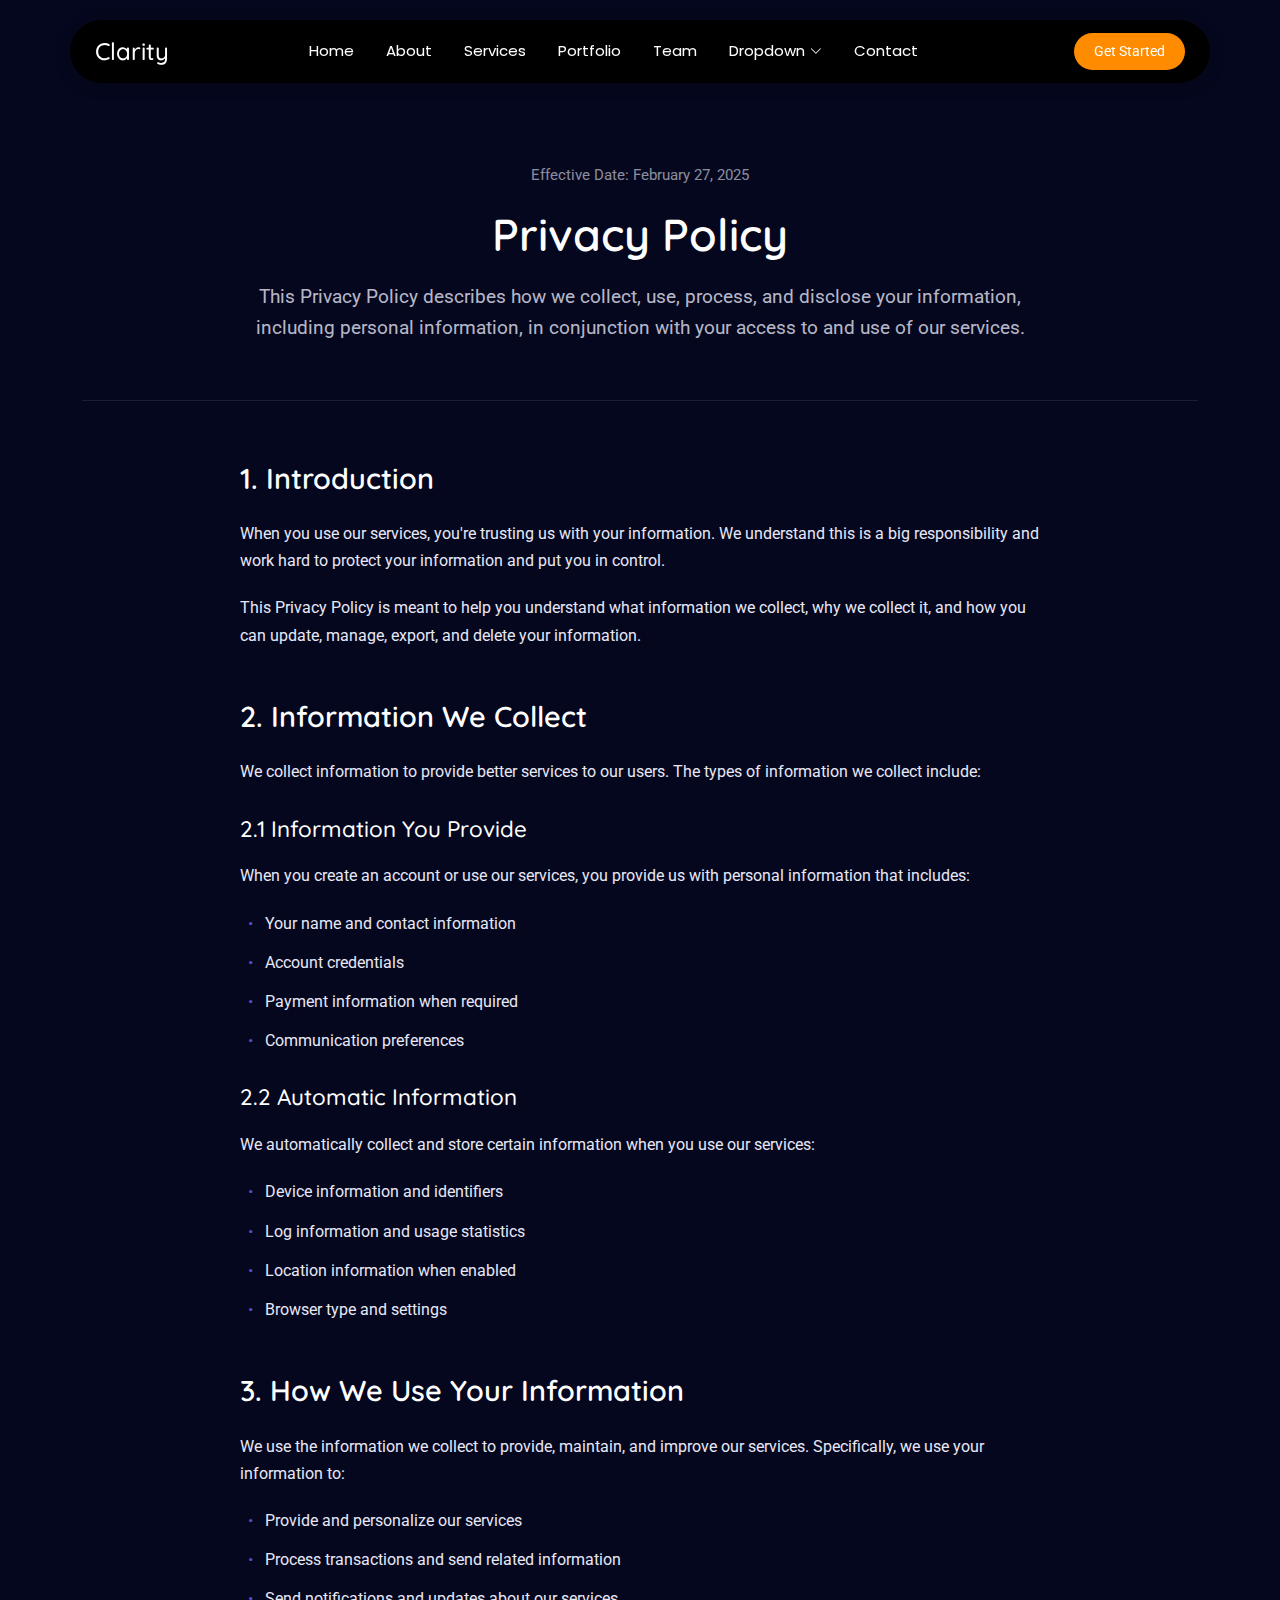
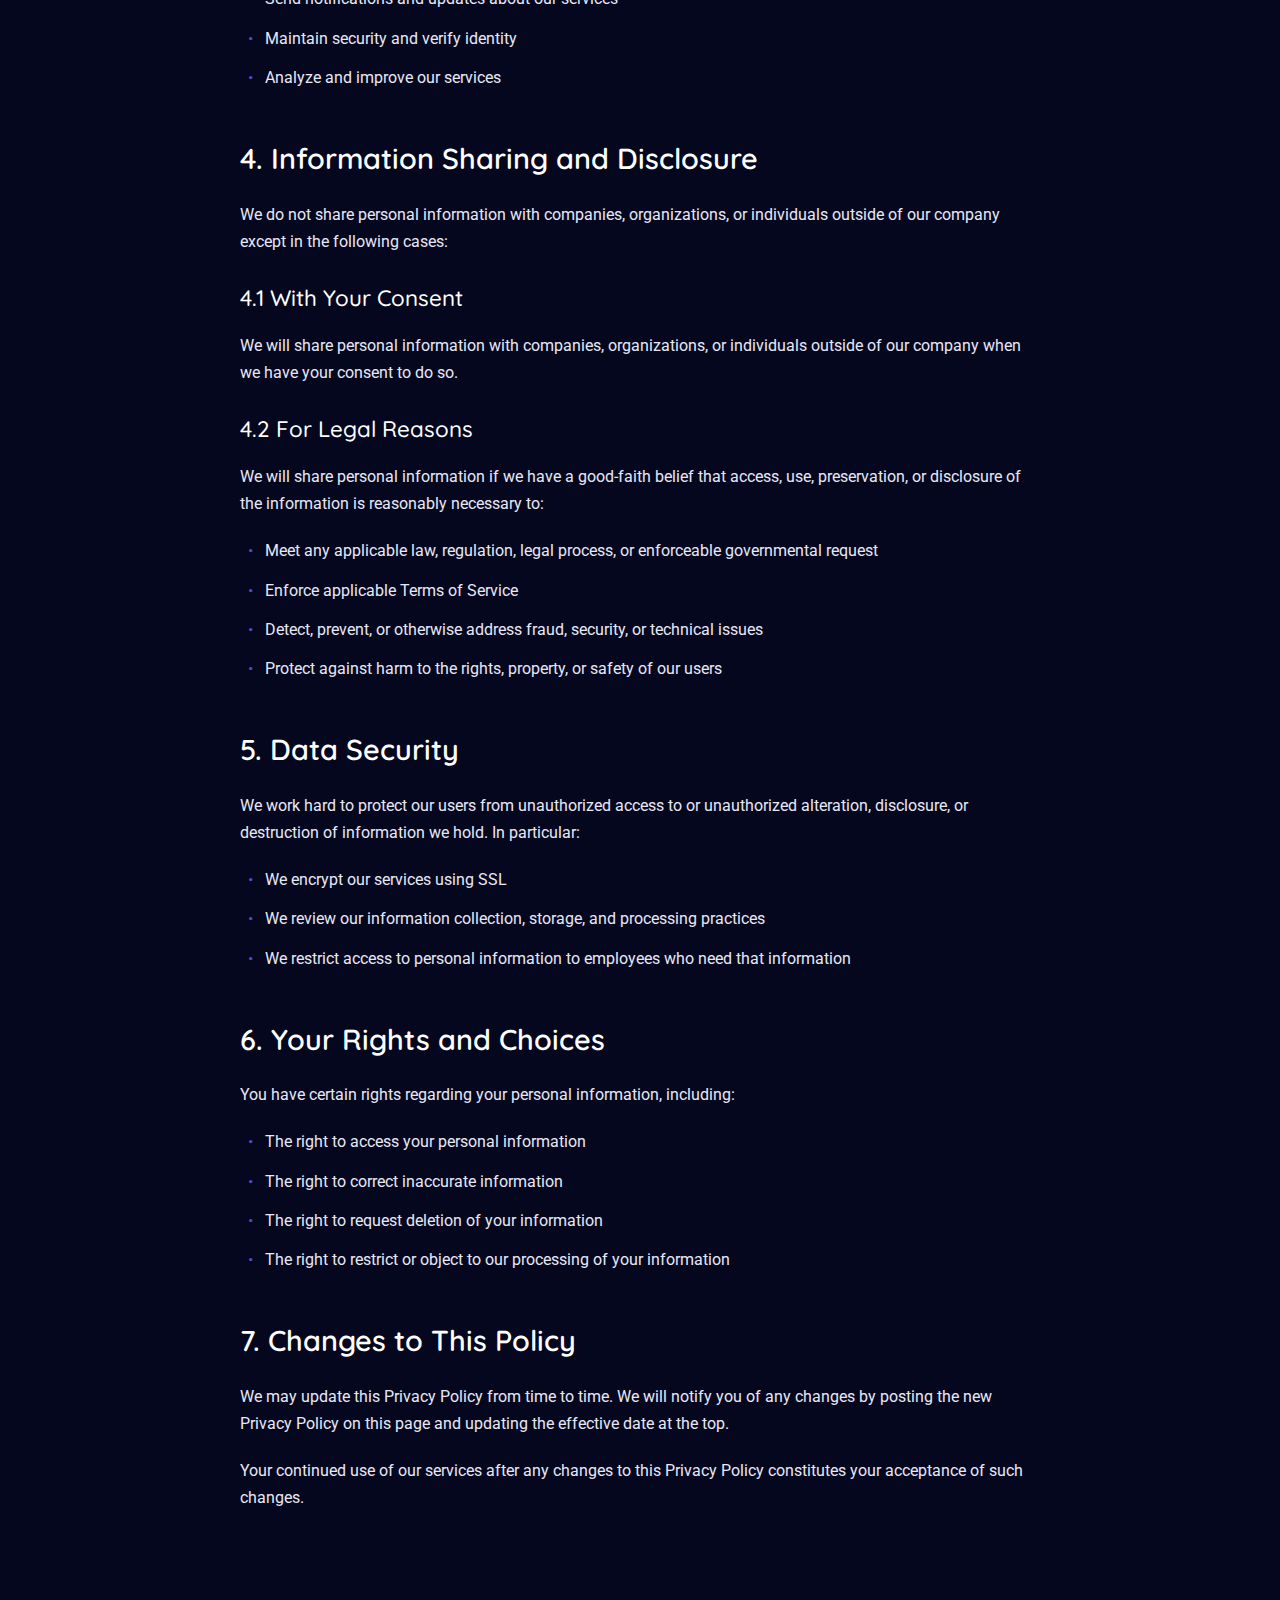
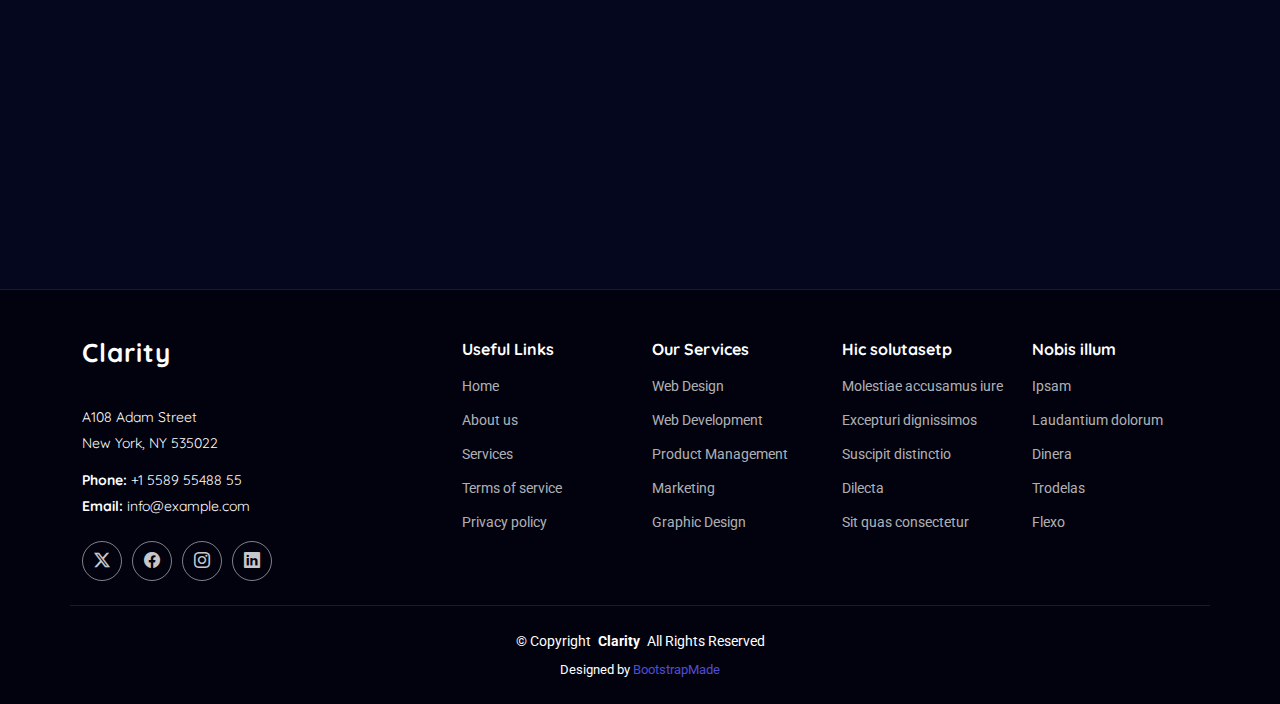
<file: Clarity/privacy.html>
<!DOCTYPE html>
<html lang="en">

<head>
  <meta charset="utf-8">
  <meta content="width=device-width, initial-scale=1.0" name="viewport">
  <title>Privacy - Clarity Bootstrap Template</title>
  <meta name="description" content="">
  <meta name="keywords" content="">

  <!-- Favicons -->
  <link href="assets/img/favicon.png" rel="icon">
  <link href="assets/img/apple-touch-icon.png" rel="apple-touch-icon">

  <!-- Fonts -->
  <link href="https://fonts.googleapis.com" rel="preconnect">
  <link href="https://fonts.gstatic.com" rel="preconnect" crossorigin>
  <link href="https://fonts.googleapis.com/css2?family=Roboto:ital,wght@0,100;0,300;0,400;0,500;0,700;0,900;1,100;1,300;1,400;1,500;1,700;1,900&family=Poppins:ital,wght@0,100;0,200;0,300;0,400;0,500;0,600;0,700;0,800;0,900;1,100;1,200;1,300;1,400;1,500;1,600;1,700;1,800;1,900&family=Quicksand:wght@300;400;500;600;700&display=swap" rel="stylesheet">

  <!-- Vendor CSS Files -->
  <link href="assets/vendor/bootstrap/css/bootstrap.min.css" rel="stylesheet">
  <link href="assets/vendor/bootstrap-icons/bootstrap-icons.css" rel="stylesheet">
  <link href="assets/vendor/aos/aos.css" rel="stylesheet">
  <link href="assets/vendor/swiper/swiper-bundle.min.css" rel="stylesheet">
  <link href="assets/vendor/glightbox/css/glightbox.min.css" rel="stylesheet">

  <!-- Main CSS File -->
  <link href="assets/css/main.css" rel="stylesheet">

  <!-- =======================================================
  * Template Name: Clarity
  * Template URL: https://bootstrapmade.com/clarity-bootstrap-agency-template/
  * Updated: Sep 13 2025 with Bootstrap v5.3.8
  * Author: BootstrapMade.com
  * License: https://bootstrapmade.com/license/
  ======================================================== -->
</head>

<body class="privacy-page">

  <header id="header" class="header d-flex align-items-center sticky-top">
    <div class="header-container container-fluid container-xl position-relative d-flex align-items-center justify-content-between">

      <a href="index.html" class="logo d-flex align-items-center me-auto me-xl-0">
        <!-- Uncomment the line below if you also wish to use an image logo -->
        <!-- <img src="assets/img/logo.webp" alt=""> -->
        <h1 class="sitename">Clarity</h1>
      </a>

      <nav id="navmenu" class="navmenu">
        <ul>
          <li><a href="#hero">Home</a></li>
          <li><a href="#about">About</a></li>
          <li><a href="#services">Services</a></li>
          <li><a href="#portfolio">Portfolio</a></li>
          <li><a href="#team">Team</a></li>
          <li class="dropdown"><a href="#"><span>Dropdown</span> <i class="bi bi-chevron-down toggle-dropdown"></i></a>
            <ul>
              <li><a href="#">Dropdown 1</a></li>
              <li class="dropdown"><a href="#"><span>Deep Dropdown</span> <i class="bi bi-chevron-down toggle-dropdown"></i></a>
                <ul>
                  <li><a href="#">Deep Dropdown 1</a></li>
                  <li><a href="#">Deep Dropdown 2</a></li>
                  <li><a href="#">Deep Dropdown 3</a></li>
                  <li><a href="#">Deep Dropdown 4</a></li>
                  <li><a href="#">Deep Dropdown 5</a></li>
                </ul>
              </li>
              <li><a href="#">Dropdown 2</a></li>
              <li><a href="#">Dropdown 3</a></li>
              <li><a href="#">Dropdown 4</a></li>
            </ul>
          </li>
          <li><a href="#contact">Contact</a></li>
        </ul>
        <i class="mobile-nav-toggle d-xl-none bi bi-list"></i>
      </nav>

      <a class="btn-getstarted" href="#about">Get Started</a>

    </div>
  </header>

  <main class="main">

    <!-- Privacy Section -->
    <section id="privacy" class="privacy section">

      <div class="container" data-aos="fade-up">
        <!-- Header -->
        <div class="privacy-header" data-aos="fade-up">
          <div class="header-content">
            <div class="last-updated">Effective Date: February 27, 2025</div>
            <h1>Privacy Policy</h1>
            <p class="intro-text">This Privacy Policy describes how we collect, use, process, and disclose your information, including personal information, in conjunction with your access to and use of our services.</p>
          </div>
        </div>

        <!-- Main Content -->
        <div class="privacy-content" data-aos="fade-up">
          <!-- Introduction -->
          <div class="content-section">
            <h2>1. Introduction</h2>
            <p>When you use our services, you're trusting us with your information. We understand this is a big responsibility and work hard to protect your information and put you in control.</p>
            <p>This Privacy Policy is meant to help you understand what information we collect, why we collect it, and how you can update, manage, export, and delete your information.</p>
          </div>

          <!-- Information Collection -->
          <div class="content-section">
            <h2>2. Information We Collect</h2>
            <p>We collect information to provide better services to our users. The types of information we collect include:</p>

            <h3>2.1 Information You Provide</h3>
            <p>When you create an account or use our services, you provide us with personal information that includes:</p>
            <ul>
              <li>Your name and contact information</li>
              <li>Account credentials</li>
              <li>Payment information when required</li>
              <li>Communication preferences</li>
            </ul>

            <h3>2.2 Automatic Information</h3>
            <p>We automatically collect and store certain information when you use our services:</p>
            <ul>
              <li>Device information and identifiers</li>
              <li>Log information and usage statistics</li>
              <li>Location information when enabled</li>
              <li>Browser type and settings</li>
            </ul>
          </div>

          <!-- Use of Information -->
          <div class="content-section">
            <h2>3. How We Use Your Information</h2>
            <p>We use the information we collect to provide, maintain, and improve our services. Specifically, we use your information to:</p>
            <ul>
              <li>Provide and personalize our services</li>
              <li>Process transactions and send related information</li>
              <li>Send notifications and updates about our services</li>
              <li>Maintain security and verify identity</li>
              <li>Analyze and improve our services</li>
            </ul>
          </div>

          <!-- Information Sharing -->
          <div class="content-section">
            <h2>4. Information Sharing and Disclosure</h2>
            <p>We do not share personal information with companies, organizations, or individuals outside of our company except in the following cases:</p>

            <h3>4.1 With Your Consent</h3>
            <p>We will share personal information with companies, organizations, or individuals outside of our company when we have your consent to do so.</p>

            <h3>4.2 For Legal Reasons</h3>
            <p>We will share personal information if we have a good-faith belief that access, use, preservation, or disclosure of the information is reasonably necessary to:</p>
            <ul>
              <li>Meet any applicable law, regulation, legal process, or enforceable governmental request</li>
              <li>Enforce applicable Terms of Service</li>
              <li>Detect, prevent, or otherwise address fraud, security, or technical issues</li>
              <li>Protect against harm to the rights, property, or safety of our users</li>
            </ul>
          </div>

          <!-- Data Security -->
          <div class="content-section">
            <h2>5. Data Security</h2>
            <p>We work hard to protect our users from unauthorized access to or unauthorized alteration, disclosure, or destruction of information we hold. In particular:</p>
            <ul>
              <li>We encrypt our services using SSL</li>
              <li>We review our information collection, storage, and processing practices</li>
              <li>We restrict access to personal information to employees who need that information</li>
            </ul>
          </div>

          <!-- Your Rights -->
          <div class="content-section">
            <h2>6. Your Rights and Choices</h2>
            <p>You have certain rights regarding your personal information, including:</p>
            <ul>
              <li>The right to access your personal information</li>
              <li>The right to correct inaccurate information</li>
              <li>The right to request deletion of your information</li>
              <li>The right to restrict or object to our processing of your information</li>
            </ul>
          </div>

          <!-- Policy Updates -->
          <div class="content-section">
            <h2>7. Changes to This Policy</h2>
            <p>We may update this Privacy Policy from time to time. We will notify you of any changes by posting the new Privacy Policy on this page and updating the effective date at the top.</p>
            <p>Your continued use of our services after any changes to this Privacy Policy constitutes your acceptance of such changes.</p>
          </div>
        </div>

        <!-- Contact Section -->
        <div class="privacy-contact" data-aos="fade-up">
          <h2>Contact Us</h2>
          <p>If you have any questions about this Privacy Policy or our practices, please contact us:</p>
          <div class="contact-details">
            <p><strong>Email:</strong> privacy@example.com</p>
            <p><strong>Address:</strong> 123 Privacy Street, Security City, 12345</p>
          </div>
        </div>

      </div>

    </section><!-- /Privacy Section -->

  </main>

  <footer id="footer" class="footer position-relative dark-background">

    <div class="container footer-top">
      <div class="row gy-4">
        <div class="col-lg-4 col-md-6 footer-about">
          <a href="index.html" class="logo d-flex align-items-center">
            <span class="sitename">Clarity</span>
          </a>
          <div class="footer-contact pt-3">
            <p>A108 Adam Street</p>
            <p>New York, NY 535022</p>
            <p class="mt-3"><strong>Phone:</strong> <span>+1 5589 55488 55</span></p>
            <p><strong>Email:</strong> <span>info@example.com</span></p>
          </div>
          <div class="social-links d-flex mt-4">
            <a href=""><i class="bi bi-twitter-x"></i></a>
            <a href=""><i class="bi bi-facebook"></i></a>
            <a href=""><i class="bi bi-instagram"></i></a>
            <a href=""><i class="bi bi-linkedin"></i></a>
          </div>
        </div>

        <div class="col-lg-2 col-md-3 footer-links">
          <h4>Useful Links</h4>
          <ul>
            <li><a href="#">Home</a></li>
            <li><a href="#">About us</a></li>
            <li><a href="#">Services</a></li>
            <li><a href="#">Terms of service</a></li>
            <li><a href="#">Privacy policy</a></li>
          </ul>
        </div>

        <div class="col-lg-2 col-md-3 footer-links">
          <h4>Our Services</h4>
          <ul>
            <li><a href="#">Web Design</a></li>
            <li><a href="#">Web Development</a></li>
            <li><a href="#">Product Management</a></li>
            <li><a href="#">Marketing</a></li>
            <li><a href="#">Graphic Design</a></li>
          </ul>
        </div>

        <div class="col-lg-2 col-md-3 footer-links">
          <h4>Hic solutasetp</h4>
          <ul>
            <li><a href="#">Molestiae accusamus iure</a></li>
            <li><a href="#">Excepturi dignissimos</a></li>
            <li><a href="#">Suscipit distinctio</a></li>
            <li><a href="#">Dilecta</a></li>
            <li><a href="#">Sit quas consectetur</a></li>
          </ul>
        </div>

        <div class="col-lg-2 col-md-3 footer-links">
          <h4>Nobis illum</h4>
          <ul>
            <li><a href="#">Ipsam</a></li>
            <li><a href="#">Laudantium dolorum</a></li>
            <li><a href="#">Dinera</a></li>
            <li><a href="#">Trodelas</a></li>
            <li><a href="#">Flexo</a></li>
          </ul>
        </div>

      </div>
    </div>

    <div class="container copyright text-center mt-4">
      <p>© <span>Copyright</span> <strong class="px-1 sitename">Clarity</strong> <span>All Rights Reserved</span></p>
      <div class="credits">
        <!-- All the links in the footer should remain intact. -->
        <!-- You can delete the links only if you've purchased the pro version. -->
        <!-- Licensing information: https://bootstrapmade.com/license/ -->
        <!-- Purchase the pro version with working PHP/AJAX contact form: [buy-url] -->
        Designed by <a href="https://bootstrapmade.com/">BootstrapMade</a>
      </div>
    </div>

  </footer>

  <!-- Scroll Top -->
  <a href="#" id="scroll-top" class="scroll-top d-flex align-items-center justify-content-center"><i class="bi bi-arrow-up-short"></i></a>

  <!-- Preloader -->
  <div id="preloader"></div>

  <!-- Vendor JS Files -->
  <script src="assets/vendor/bootstrap/js/bootstrap.bundle.min.js"></script>
  <script src="assets/vendor/php-email-form/validate.js"></script>
  <script src="assets/vendor/aos/aos.js"></script>
  <script src="assets/vendor/purecounter/purecounter_vanilla.js"></script>
  <script src="assets/vendor/imagesloaded/imagesloaded.pkgd.min.js"></script>
  <script src="assets/vendor/isotope-layout/isotope.pkgd.min.js"></script>
  <script src="assets/vendor/swiper/swiper-bundle.min.js"></script>
  <script src="assets/vendor/glightbox/js/glightbox.min.js"></script>

  <!-- Main JS File -->
  <script src="assets/js/main.js"></script>

</body>

</html>
</file>
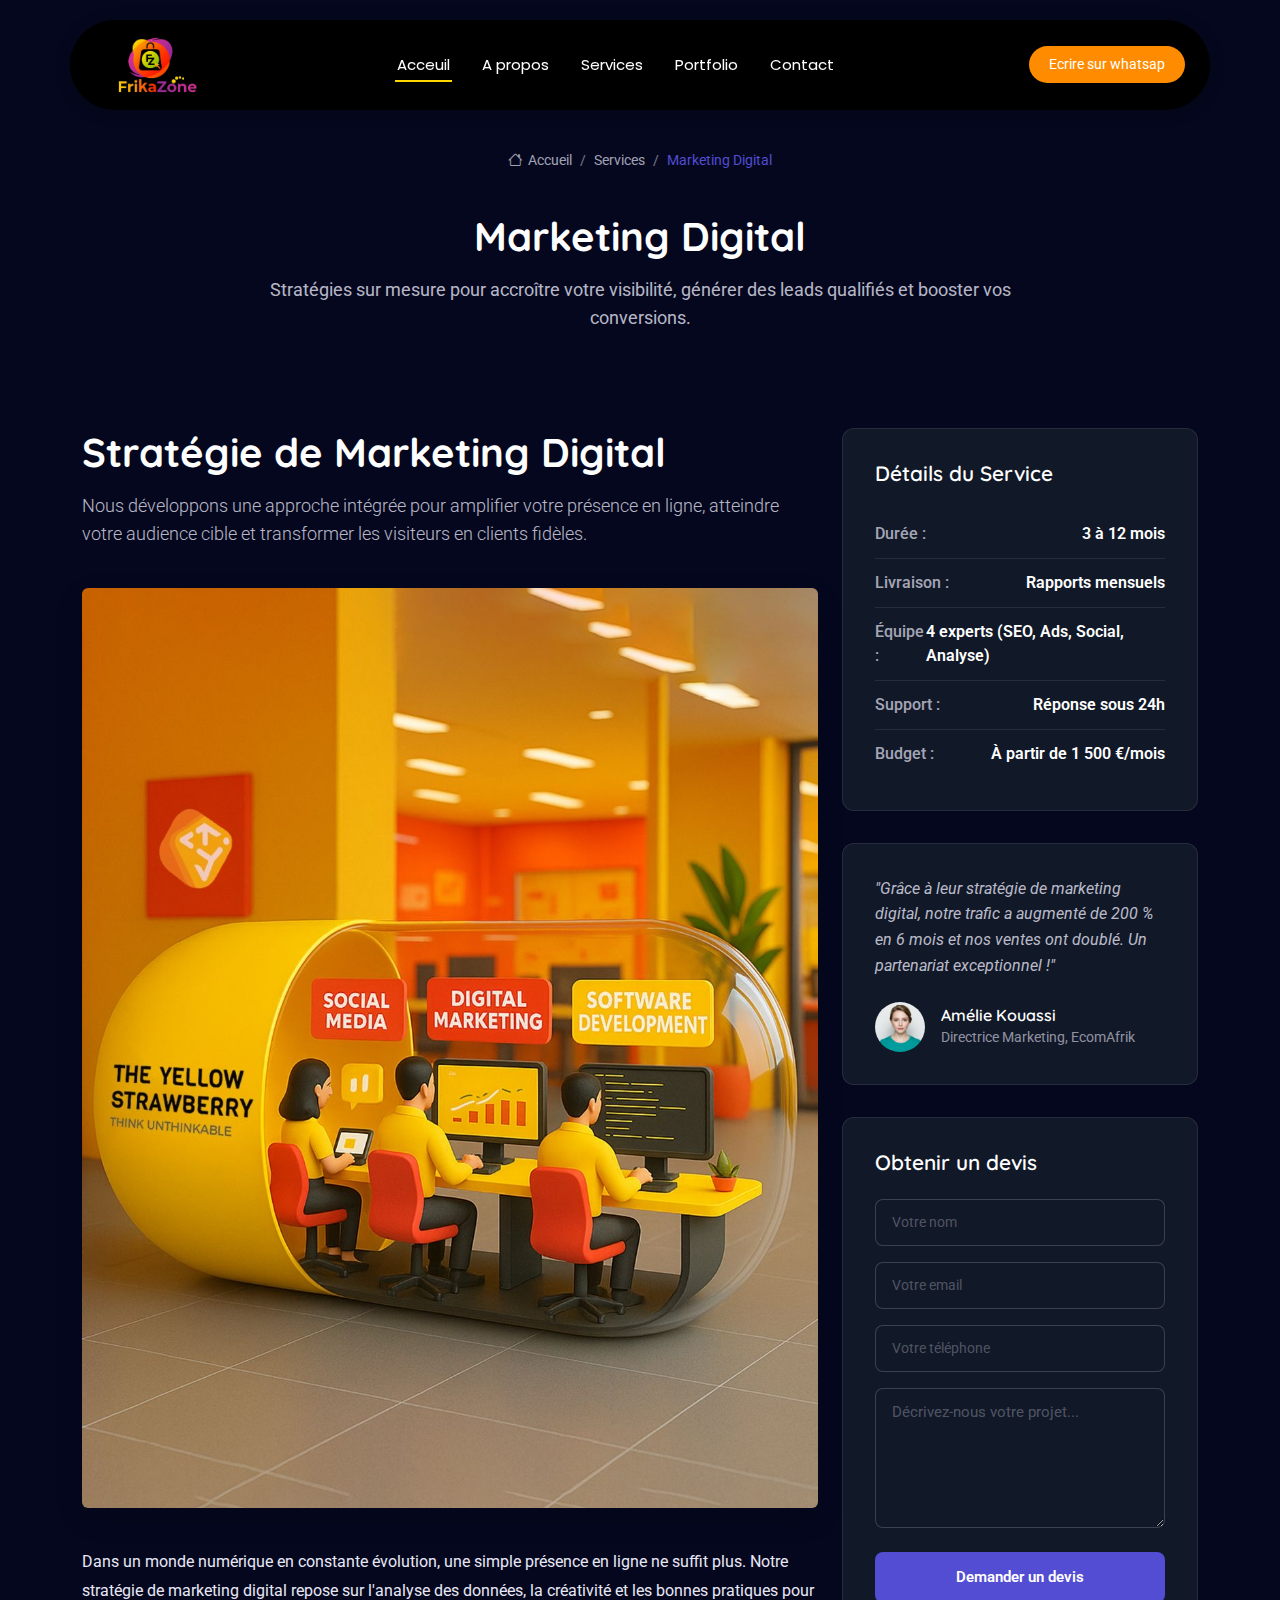
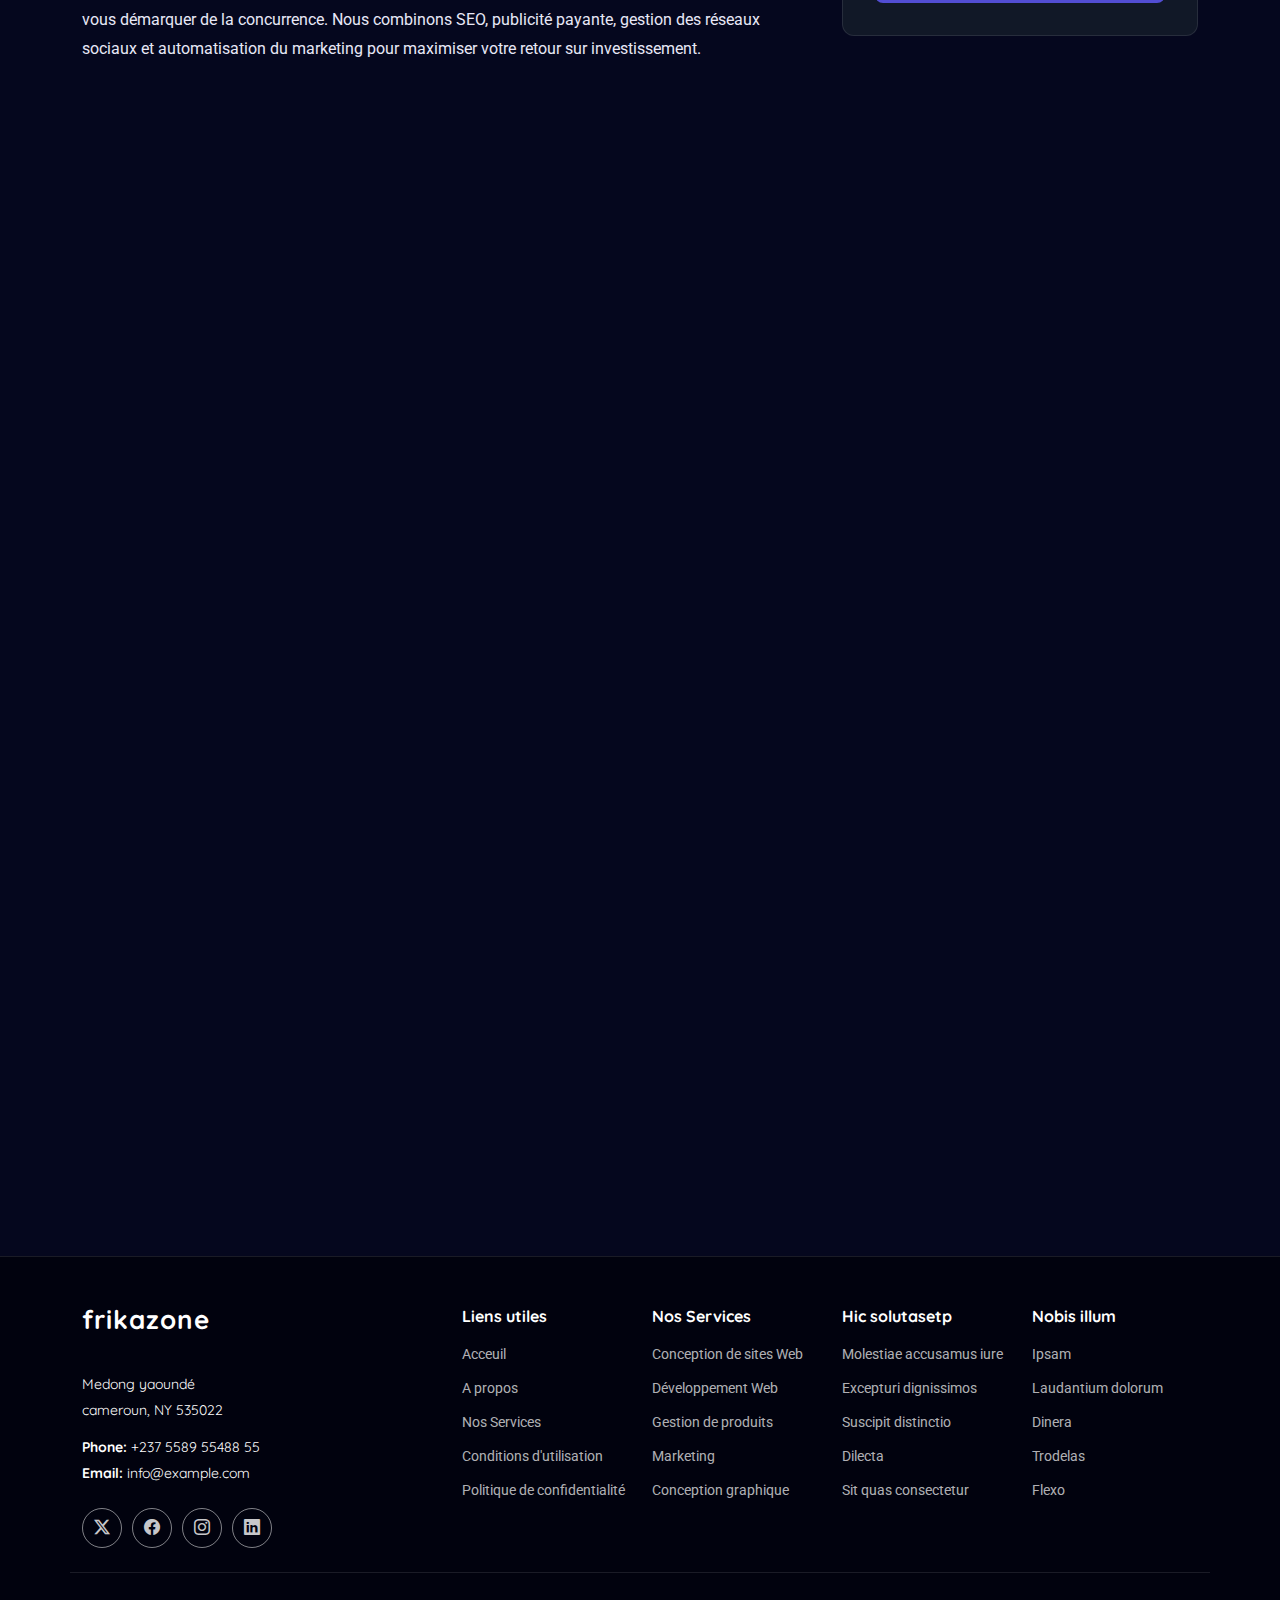
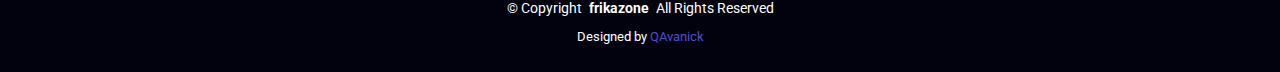
<file: Clarity/service-details.html>
<!DOCTYPE html>
<html lang="en">

<head>
  <meta charset="utf-8">
  <meta content="width=device-width, initial-scale=1.0" name="viewport">
<title>Frikazone – Créez. Grandissez. Innovez.</title>
  <meta name="description" content="">
  <meta name="keywords" content="">

  <!-- Favicons -->
  <link href="/Clarity/assets/img/logofrika.png" rel="icon">
  <link href="assets/img/apple-touch-icon.png" rel="apple-touch-icon">

  <!-- Fonts -->
  <link href="https://fonts.googleapis.com" rel="preconnect">
  <link href="https://fonts.gstatic.com" rel="preconnect" crossorigin>
  <link href="https://fonts.googleapis.com/css2?family=Roboto:ital,wght@0,100;0,300;0,400;0,500;0,700;0,900;1,100;1,300;1,400;1,500;1,700;1,900&family=Poppins:ital,wght@0,100;0,200;0,300;0,400;0,500;0,600;0,700;0,800;0,900;1,100;1,200;1,300;1,400;1,500;1,600;1,700;1,800;1,900&family=Quicksand:wght@300;400;500;600;700&display=swap" rel="stylesheet">

  <!-- Vendor CSS Files -->
  <link href="assets/vendor/bootstrap/css/bootstrap.min.css" rel="stylesheet">
  <link href="assets/vendor/bootstrap-icons/bootstrap-icons.css" rel="stylesheet">
  <link href="assets/vendor/aos/aos.css" rel="stylesheet">
  <link href="assets/vendor/swiper/swiper-bundle.min.css" rel="stylesheet">
  <link href="assets/vendor/glightbox/css/glightbox.min.css" rel="stylesheet">

  <!-- Main CSS File -->
  <link href="assets/css/main.css" rel="stylesheet">

  <!-- =======================================================
  * Template Name: Clarity
  * Template URL: https://bootstrapmade.com/clarity-bootstrap-agency-template/
  * Updated: Sep 13 2025 with Bootstrap v5.3.8
  * Author: BootstrapMade.com
  * License: https://bootstrapmade.com/license/
  ======================================================== -->
</head>

<body class="index-page">

  <header id="header" class="header d-flex align-items-center sticky-top">
    <div class="header-container container-fluid container-xl position-relative d-flex align-items-center justify-content-between">

      <a href="index.html" class="logo d-flex align-items-center me-auto me-xl-0">
        <!-- Uncomment the line below if you also wish to use an image logo -->
        <img src="/Clarity/assets/img/logofrika.png"   alt="logo frikazone"  > 
      
      </a>

      <nav id="navmenu" class="navmenu">
        <ul>
          <li><a href="#hero" class="active">Acceuil</a></li>
          <li><a href="#about">A propos</a></li>
          <li><a href="/Clarity/services.html">Services</a></li>
          <li><a href="#portfolio">Portfolio</a></li>
         
          <!--<li class="dropdown"><a href="#"><span>Dropdown</span> <i class="bi bi-chevron-down toggle-dropdown"></i></a>
            <ul>
              <li><a href="#">Dropdown 1</a></li>
              <li class="dropdown"><a href="#"><span>Deep Dropdown</span> <i class="bi bi-chevron-down toggle-dropdown"></i></a>
                <ul>
                  <li><a href="#">Deep Dropdown 1</a></li>
                  <li><a href="#">Deep Dropdown 2</a></li>
                  <li><a href="#">Deep Dropdown 3</a></li>
                  <li><a href="#">Deep Dropdown 4</a></li>
                  <li><a href="#">Deep Dropdown 5</a></li>
                </ul>
              </li>
              <li><a href="#">Dropdown 2</a></li>
              <li><a href="#">Dropdown 3</a></li>
              <li><a href="#">Dropdown 4</a></li>
            </ul>
          </li> -->
          <li><a href="/Clarity/contact.html">Contact</a></li>
        </ul>
        <i class="mobile-nav-toggle d-xl-none bi bi-list"></i>
      </nav>

      <a class="btn-getstarted" href="#about">Ecrire sur whatsap</a>

    </div>
  </header>

  <main class="main">

  <!-- Page Title -->
  <div class="page-title">
    <div class="breadcrumbs">
      <nav aria-label="breadcrumb">
        <ol class="breadcrumb">
          <li class="breadcrumb-item"><a href="#"><i class="bi bi-house"></i> Accueil</a></li>
          <li class="breadcrumb-item"><a href="#">Services</a></li>
          <li class="breadcrumb-item active current">Marketing Digital</li>
        </ol>
      </nav>
    </div>

    <div class="title-wrapper">
      <h1>Marketing Digital</h1>
      <p>Stratégies sur mesure pour accroître votre visibilité, générer des leads qualifiés et booster vos conversions.</p>
    </div>
  </div><!-- End Page Title -->

  <!-- Service Details Section -->
  <section id="service-details" class="service-details section">

    <div class="container" data-aos="fade-up" data-aos-delay="100">

      <div class="row gy-4">

        <!-- Service Overview -->
        <div class="col-lg-8">
          <div class="service-content">
            <h2>Stratégie de Marketing Digital</h2>
            <p class="lead">Nous développons une approche intégrée pour amplifier votre présence en ligne, atteindre votre audience cible et transformer les visiteurs en clients fidèles.</p>

            <div class="service-image" data-aos="fade-up" data-aos-delay="200">
  <img src="/Clarity/assets/img/marketing.JPG" alt="Marketing Digital" 
       class="img-fluid rounded" 
       style="max-width: 100%; height: auto;">
</div>

            <p>Dans un monde numérique en constante évolution, une simple présence en ligne ne suffit plus. Notre stratégie de marketing digital repose sur l'analyse des données, la créativité et les bonnes pratiques pour vous démarquer de la concurrence. Nous combinons SEO, publicité payante, gestion des réseaux sociaux et automatisation du marketing pour maximiser votre retour sur investissement.</p>

            <!-- What's Included -->
            <div class="service-features" data-aos="fade-up" data-aos-delay="300">
              <h4>Ce que comprend ce service</h4>
              <div class="row gy-3">
                <div class="col-md-6">
                  <div class="feature-item">
                    <i class="bi bi-graph-up-arrow flex-shrink-0"></i>
                    <div>
                      <h5>Analyse de Performance</h5>
                      <p>Suivi en temps réel des KPI clés : trafic, taux de conversion, ROI des campagnes.</p>
                    </div>
                  </div>
                </div>
                <div class="col-md-6">
                  <div class="feature-item">
                    <i class="bi bi-bullseye flex-shrink-0"></i>
                    <div>
                      <h5>Recherche d'Audience</h5>
                      <p>Identification précise de votre buyer persona pour des campagnes ultra-ciblées.</p>
                    </div>
                  </div>
                </div>
                <div class="col-md-6">
                  <div class="feature-item">
                    <i class="bi bi-palette flex-shrink-0"></i>
                    <div>
                      <h5>Création de Contenu</h5>
                      <p>Contenus visuels et textuels percutants, alignés avec votre identité de marque.</p>
                    </div>
                  </div>
                </div>
                <div class="col-md-6">
                  <div class="feature-item">
                    <i class="bi bi-share flex-shrink-0"></i>
                    <div>
                      <h5>Gestion des Réseaux Sociaux</h5>
                      <p>Planification, publication et animation sur Facebook, Instagram, LinkedIn, TikTok, etc.</p>
                    </div>
                  </div>
                </div>
                <div class="col-md-6">
                  <div class="feature-item">
                    <i class="bi bi-search flex-shrink-0"></i>
                    <div>
                      <h5>SEO &amp; SEA</h5>
                      <p>Optimisation naturelle + campagnes Google Ads pour une visibilité immédiate.</p>
                    </div>
                  </div>
                </div>
                <div class="col-md-6">
                  <div class="feature-item">
                    <i class="bi bi-envelope flex-shrink-0"></i>
                    <div>
                      <h5>Email Marketing</h5>
                      <p>Automatisation de campagnes personnalisées pour fidéliser et convertir.</p>
                    </div>
                  </div>
                </div>
              </div>
            </div>

            <!-- Process Steps -->
            <div class="service-process" data-aos="fade-up" data-aos-delay="400">
              <h4>Notre Méthodologie</h4>
              <div class="process-steps">
                <div class="step-item">
                  <div class="step-number">01</div>
                  <div class="step-content">
                    <h5>Audit &amp; Stratégie</h5>
                    <p>Nous analysons votre positionnement actuel, vos concurrents et définissons vos objectifs SMART.</p>
                  </div>
                </div>
                <div class="step-item">
                  <div class="step-number">02</div>
                  <div class="step-content">
                    <h5>Mise en Œuvre</h5>
                    <p>Lancement des campagnes, création de contenus, configuration des outils de suivi (Google Analytics, Meta, etc.).</p>
                  </div>
                </div>
                <div class="step-item">
                  <div class="step-number">03</div>
                  <div class="step-content">
                    <h5>Optimisation Continue</h5>
                    <p>Analyse hebdomadaire des performances et ajustements en temps réel pour maximiser les résultats.</p>
                  </div>
                </div>
                <div class="step-item">
                  <div class="step-number">04</div>
                  <div class="step-content">
                    <h5>Rapports &amp; Recommandations</h5>
                    <p>Bulletins mensuels détaillés avec insights stratégiques et prévisions pour la croissance future.</p>
                  </div>
                </div>
              </div>
            </div>

          </div>
        </div><!-- End Service Content -->

        <!-- Sidebar -->
        <div class="col-lg-4">
          <div class="sidebar" data-aos="fade-up" data-aos-delay="200">

            <!-- Service Quick Facts -->
            <div class="service-info">
              <h4>Détails du Service</h4>
              <ul class="service-facts">
                <li>
                  <span class="fact-label">Durée :</span>
                  <span class="fact-value">3 à 12 mois</span>
                </li>
                <li>
                  <span class="fact-label">Livraison :</span>
                  <span class="fact-value">Rapports mensuels</span>
                </li>
                <li>
                  <span class="fact-label">Équipe :</span>
                  <span class="fact-value">4 experts (SEO, Ads, Social, Analyse)</span>
                </li>
                <li>
                  <span class="fact-label">Support :</span>
                  <span class="fact-value">Réponse sous 24h</span>
                </li>
                <li>
                  <span class="fact-label">Budget :</span>
                  <span class="fact-value">À partir de 1 500 €/mois</span>
                </li>
              </ul>
            </div>

            <!-- Testimonial -->
            <div class="service-testimonial">
              <div class="testimonial-content">
                <p>"Grâce à leur stratégie de marketing digital, notre trafic a augmenté de 200 % en 6 mois et nos ventes ont doublé. Un partenariat exceptionnel !"</p>
                <div class="testimonial-author">
                  <img src="assets/img/person/person-f-3.webp" alt="Sarah Johnson" class="author-image">
                  <div class="author-info">
                    <h5>Amélie Kouassi</h5>
                    <span>Directrice Marketing, EcomAfrik</span>
                  </div>
                </div>
              </div>
            </div>

            <!-- Contact Form -->
            <div class="inquiry-form">
              <h4>Obtenir un devis</h4>
              <form action="forms/get-a-quote.php" method="post" class="php-email-form">
                <div class="form-group mb-3">
                  <input type="text" name="name" class="form-control" id="name" placeholder="Votre nom" required>
                </div>
                <div class="form-group mb-3">
                  <input type="email" name="email" class="form-control" id="email" placeholder="Votre email" required>
                </div>
                <div class="form-group mb-3">
                  <input type="tel" name="phone" class="form-control" id="phone" placeholder="Votre téléphone">
                </div>
                <input type="hidden" name="subject" value="Demande de devis - Marketing Digital">
                <div class="form-group mb-4">
                  <textarea class="form-control" name="message" rows="5" placeholder="Décrivez-nous votre projet..." required></textarea>
                </div>
                <div class="loading">Envoi en cours...</div>
                <div class="error-message"></div>
                <div class="sent-message">Votre demande a été envoyée. Nous vous répondrons sous 24h.</div>
                <button type="submit" class="btn-submit w-100">Demander un devis</button>
              </form>
            </div>

          </div>
        </div><!-- End Sidebar -->

      </div>

    </div>

  </section><!-- /Service Details Section -->

</main>
  
  <footer id="footer" class="footer position-relative dark-background">

    <div class="container footer-top">
      <div class="row gy-4">
        <div class="col-lg-4 col-md-6 footer-about">
          <a href="index.html" class="logo d-flex align-items-center">
            <span class="sitename">frikazone</span>
          </a>
          <div class="footer-contact pt-3">
            <p>Medong yaoundé </p>
            <p>cameroun, NY 535022</p>
            <p class="mt-3"><strong>Phone:</strong> <span>+237 5589 55488 55</span></p>
            <p><strong>Email:</strong> <span>info@example.com</span></p>
          </div>
          <div class="social-links d-flex mt-4">
            <a href=""><i class="bi bi-twitter-x"></i></a>
            <a href=""><i class="bi bi-facebook"></i></a>
            <a href=""><i class="bi bi-instagram"></i></a>
            <a href=""><i class="bi bi-linkedin"></i></a>
          </div>
        </div>

        <div class="col-lg-2 col-md-3 footer-links">
          <h4>Liens utiles</h4>
          <ul>
            <li><a href="#">Acceuil</a></li>
            <li><a href="#">A propos </a></li>
            <li><a href="#">Nos Services</a></li>
            <li><a href="#">Conditions d'utilisation</a></li>
            <li><a href="#">Politique de confidentialité</a></li>
          </ul>
        </div>

        <div class="col-lg-2 col-md-3 footer-links">
          <h4>Nos Services</h4>
          <ul>
            <li><a href="#">Conception de sites Web</a></li>
            <li><a href="#">Développement Web</a></li>
            <li><a href="#">Gestion de produits</a></li>
            <li><a href="#">Marketing</a></li>
            <li><a href="#">Conception graphique</a></li>
          </ul>
        </div>

        <div class="col-lg-2 col-md-3 footer-links">
          <h4>Hic solutasetp</h4>
          <ul>
            <li><a href="#">Molestiae accusamus iure</a></li>
            <li><a href="#">Excepturi dignissimos</a></li>
            <li><a href="#">Suscipit distinctio</a></li>
            <li><a href="#">Dilecta</a></li>
            <li><a href="#">Sit quas consectetur</a></li>
          </ul>
        </div>

        <div class="col-lg-2 col-md-3 footer-links">
          <h4>Nobis illum</h4>
          <ul>
            <li><a href="#">Ipsam</a></li>
            <li><a href="#">Laudantium dolorum</a></li>
            <li><a href="#">Dinera</a></li>
            <li><a href="#">Trodelas</a></li>
            <li><a href="#">Flexo</a></li>
          </ul>
        </div>

      </div>
    </div>

    <div class="container copyright text-center mt-4">
      <p>© <span>Copyright</span> <strong class="px-1 sitename">frikazone</strong> <span>All Rights Reserved</span></p>
      <div class="credits">
        <!-- All the links in the footer should remain intact. -->
        <!-- You can delete the links only if you've purchased the pro version. -->
        <!-- Licensing information: https://bootstrapmade.com/license/ -->
        <!-- Purchase the pro version with working PHP/AJAX contact form: [buy-url] -->
        Designed by <a href="https://bootstrapmade.com/">QAvanick</a>
      </div>
    </div>

  </footer>

  <!-- Scroll Top -->
  <a href="#" id="scroll-top" class="scroll-top d-flex align-items-center justify-content-center"><i class="bi bi-arrow-up-short"></i></a>

  <!-- Preloader -->
  <div id="preloader"></div>

  <!-- Vendor JS Files -->
    <!-- Vendor JS Files -->
  <script src="assets/vendor/bootstrap/js/bootstrap.bundle.min.js"></script>
  <script src="assets/vendor/php-email-form/validate.js"></script>
  <script src="assets/vendor/aos/aos.js"></script>
  <script src="assets/vendor/purecounter/purecounter_vanilla.js"></script>
  <script src="assets/vendor/imagesloaded/imagesloaded.pkgd.min.js"></script>
  <script src="assets/vendor/isotope-layout/isotope.pkgd.min.js"></script>
  <script src="assets/vendor/swiper/swiper-bundle.min.js"></script>
  <script src="assets/vendor/glightbox/js/glightbox.min.js"></script>

  <!-- === AJOUTEZ CETTE LIGNE === -->
  <script src="assets/js/main.js"></script>

</body>
</html>

  

</body>

</html>
</file>
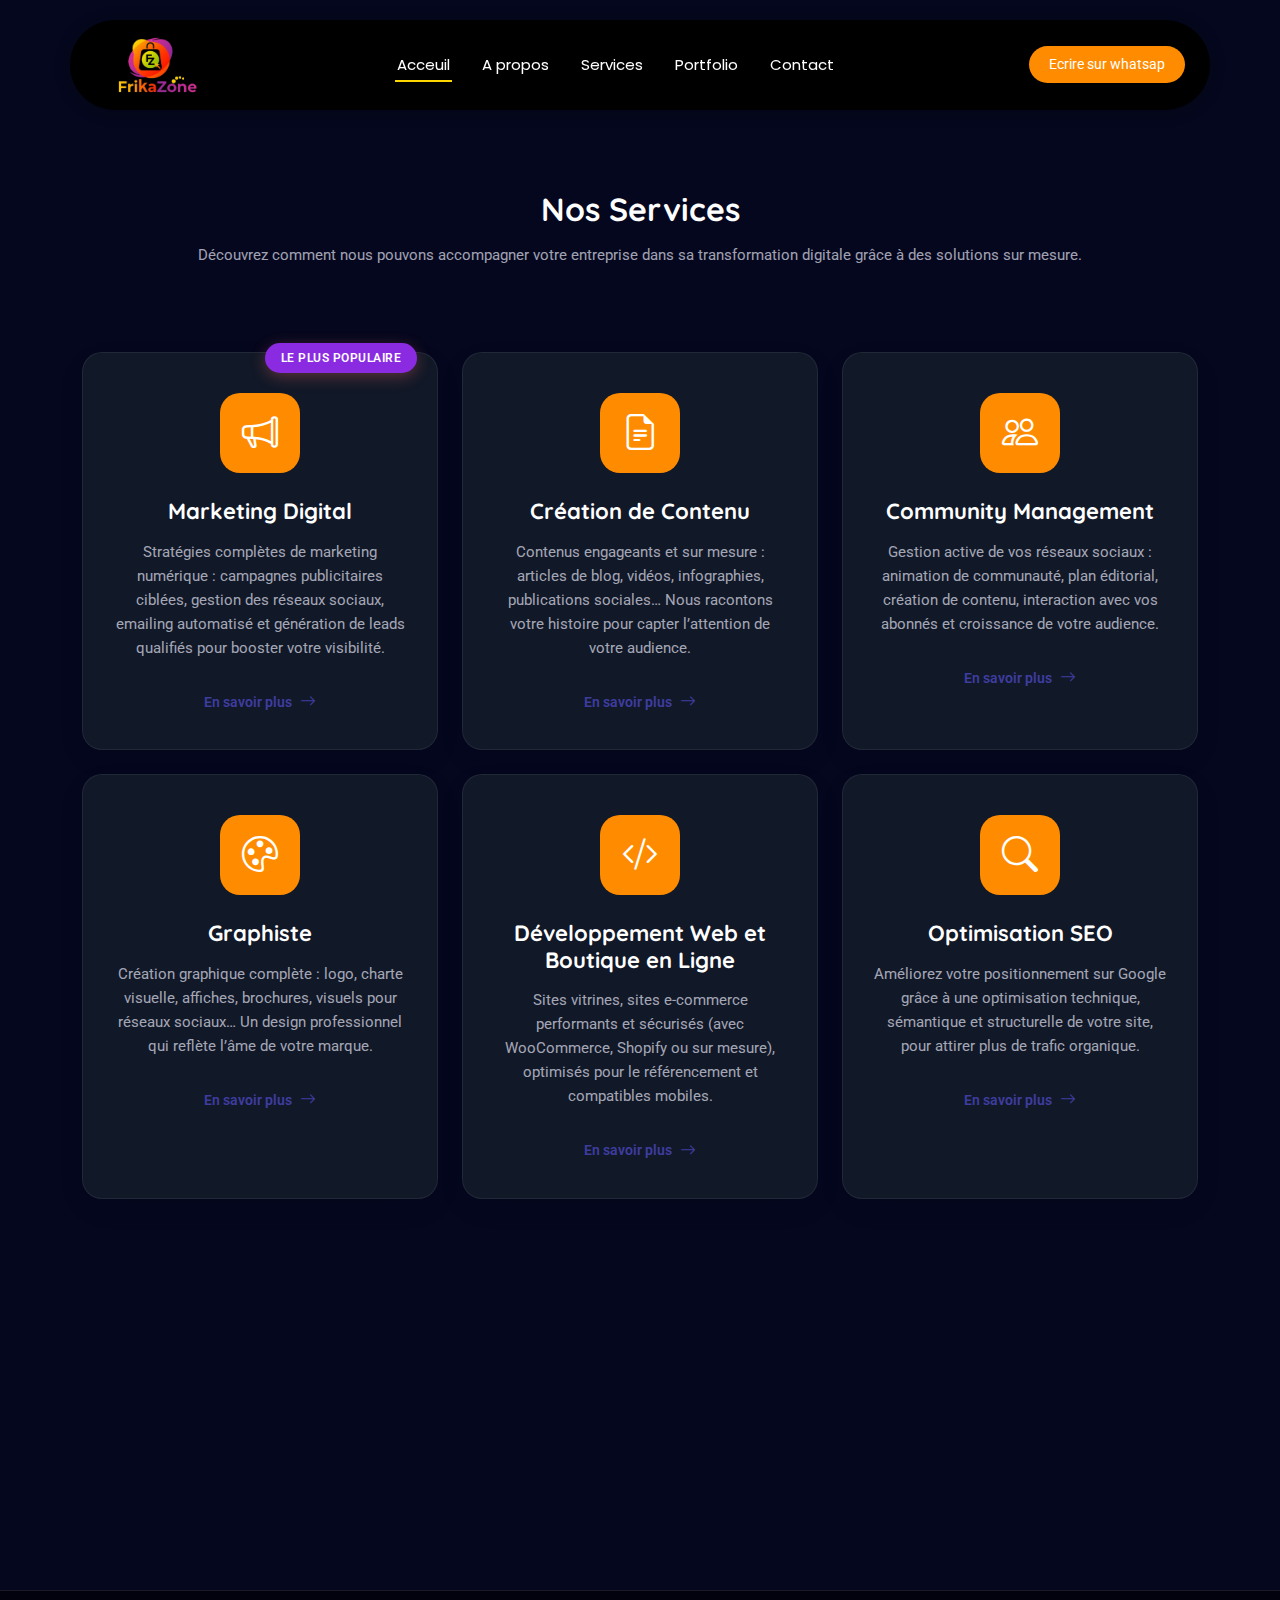
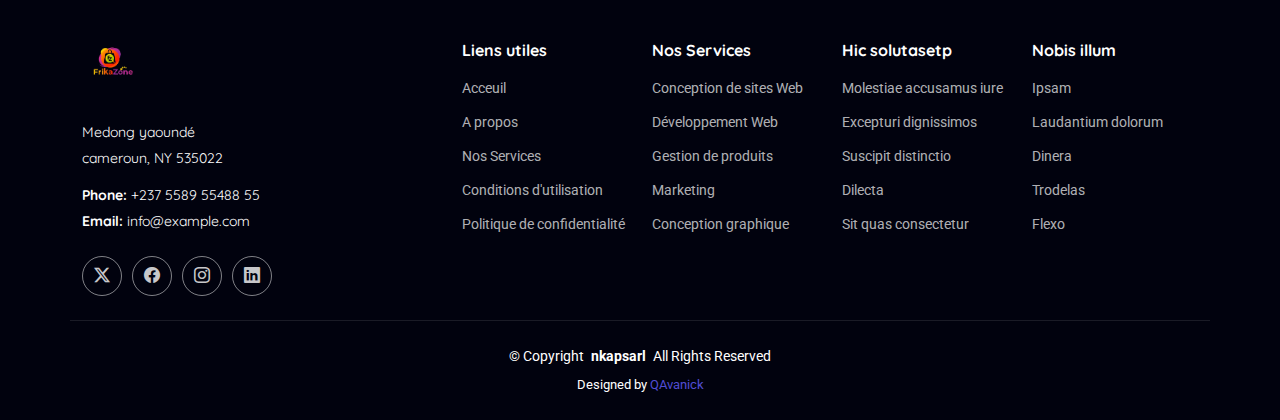
<file: Clarity/services.html>
<!DOCTYPE html>
<html lang="en">

<head>
  <meta charset="utf-8">
  <meta content="width=device-width, initial-scale=1.0" name="viewport">
  <title>Index - Clarity Bootstrap Template</title>
  <meta name="description" content="">
  <meta name="keywords" content="">

  <!-- Favicons -->
  <link href="assets/img/favicon.png" rel="icon">
  <link href="assets/img/apple-touch-icon.png" rel="apple-touch-icon">

  <!-- Fonts -->
  <link href="https://fonts.googleapis.com" rel="preconnect">
  <link href="https://fonts.gstatic.com" rel="preconnect" crossorigin>
  <link href="https://fonts.googleapis.com/css2?family=Roboto:ital,wght@0,100;0,300;0,400;0,500;0,700;0,900;1,100;1,300;1,400;1,500;1,700;1,900&family=Poppins:ital,wght@0,100;0,200;0,300;0,400;0,500;0,600;0,700;0,800;0,900;1,100;1,200;1,300;1,400;1,500;1,600;1,700;1,800;1,900&family=Quicksand:wght@300;400;500;600;700&display=swap" rel="stylesheet">

  <!-- Vendor CSS Files -->
  <link href="assets/vendor/bootstrap/css/bootstrap.min.css" rel="stylesheet">
  <link href="assets/vendor/bootstrap-icons/bootstrap-icons.css" rel="stylesheet">
  <link href="assets/vendor/aos/aos.css" rel="stylesheet">
  <link href="assets/vendor/swiper/swiper-bundle.min.css" rel="stylesheet">
  <link href="assets/vendor/glightbox/css/glightbox.min.css" rel="stylesheet">

  <!-- Main CSS File -->
  <link href="assets/css/main.css" rel="stylesheet">

  <!-- =======================================================
  * Template Name: Clarity
  * Template URL: https://bootstrapmade.com/clarity-bootstrap-agency-template/
  * Updated: Sep 13 2025 with Bootstrap v5.3.8
  * Author: BootstrapMade.com
  * License: https://bootstrapmade.com/license/
  ======================================================== -->
</head>

<body class="index-page">

  <header id="header" class="header d-flex align-items-center sticky-top">
    <div class="header-container container-fluid container-xl position-relative d-flex align-items-center justify-content-between">

      <a href="index.html" class="logo d-flex align-items-center me-auto me-xl-0">
        <!-- Uncomment the line below if you also wish to use an image logo -->
        <img src="/Clarity/assets/img/logofrika.png"   alt="logo frikazone"  > 
      
      </a>

      <nav id="navmenu" class="navmenu">
        <ul>
          <li><a href="#hero" class="active">Acceuil</a></li>
          <li><a href="#about">A propos</a></li>
          <li><a href="/Clarity/">Services</a></li>
          <li><a href="#portfolio">Portfolio</a></li>
         
          <!--<li class="dropdown"><a href="#"><span>Dropdown</span> <i class="bi bi-chevron-down toggle-dropdown"></i></a>
            <ul>
              <li><a href="#">Dropdown 1</a></li>
              <li class="dropdown"><a href="#"><span>Deep Dropdown</span> <i class="bi bi-chevron-down toggle-dropdown"></i></a>
                <ul>
                  <li><a href="#">Deep Dropdown 1</a></li>
                  <li><a href="#">Deep Dropdown 2</a></li>
                  <li><a href="#">Deep Dropdown 3</a></li>
                  <li><a href="#">Deep Dropdown 4</a></li>
                  <li><a href="#">Deep Dropdown 5</a></li>
                </ul>
              </li>
              <li><a href="#">Dropdown 2</a></li>
              <li><a href="#">Dropdown 3</a></li>
              <li><a href="#">Dropdown 4</a></li>
            </ul>
          </li> -->
          <li><a href="/Clarity/contact.html">Contact</a></li>
        </ul>
        <i class="mobile-nav-toggle d-xl-none bi bi-list"></i>
      </nav>

      <a class="btn-getstarted" href="#about">Ecrire sur whatsap</a>

    </div>
  </header>

  <main>
    <section id="services" class="services section">

  <!-- Section Title -->
  <div class="container section-title" data-aos="fade-up">
    <h2>Nos Services</h2>
    <p>Découvrez comment nous pouvons accompagner votre entreprise dans sa transformation digitale grâce à des solutions sur mesure.</p>
  </div><!-- End Section Title -->

  <div class="container" data-aos="fade-up" data-aos-delay="100">
    <div class="row gy-4">

      <!-- Service 1: Marketing Digital -->
      <div class="col-lg-4 col-md-6" data-aos="fade-up" data-aos-delay="200">
        <div class="service-card">
          <div class="service-icon">
            <i class="bi bi-megaphone"></i>
          </div>
          <h4><a href="service-details.html">Marketing Digital</a></h4>
          <p>Stratégies complètes de marketing numérique : campagnes publicitaires ciblées, gestion des réseaux sociaux, emailing automatisé et génération de leads qualifiés pour booster votre visibilité.</p>
          <div class="service-badge">Le Plus Populaire</div>
          <a href="service-details.html" class="service-link">
            <span>En savoir plus</span>
            <i class="bi bi-arrow-right"></i>
          </a>
        </div>
      </div>

      <!-- Service 2: Création de Contenu -->
      <div class="col-lg-4 col-md-6" data-aos="fade-up" data-aos-delay="300">
        <div class="service-card">
          <div class="service-icon">
            <i class="bi bi-file-earmark-text"></i>
          </div>
          <h4><a href="service-details.html">Création de Contenu</a></h4>
          <p>Contenus engageants et sur mesure : articles de blog, vidéos, infographies, publications sociales… Nous racontons votre histoire pour capter l’attention de votre audience.</p>
          <a href="service-details.html" class="service-link">
            <span>En savoir plus</span>
            <i class="bi bi-arrow-right"></i>
          </a>
        </div>
      </div>

    <!-- Service 5: Community Management -->
      <div class="col-lg-4 col-md-6" data-aos="fade-up" data-aos-delay="200">
        <div class="service-card">
          <div class="service-icon">
            <i class="bi bi-people"></i>
          </div>
          <h4><a href="service-details.html">Community Management</a></h4>
          <p>Gestion active de vos réseaux sociaux : animation de communauté, plan éditorial, création de contenu, interaction avec vos abonnés et croissance de votre audience.</p>
          <a href="service-details.html" class="service-link">
            <span>En savoir plus</span>
            <i class="bi bi-arrow-right"></i>
          </a>
        </div>
      </div>

      <!-- Service 4: Graphiste / Design Visuel -->
      <div class="col-lg-4 col-md-6" data-aos="fade-up" data-aos-delay="500">
        <div class="service-card">
          <div class="service-icon">
            <i class="bi bi-palette"></i>
          </div>
          <h4><a href="service-details.html">Graphiste</a></h4>
          <p>Création graphique complète : logo, charte visuelle, affiches, brochures, visuels pour réseaux sociaux… Un design professionnel qui reflète l’âme de votre marque.</p>
          <a href="service-details.html" class="service-link">
            <span>En savoir plus</span>
            <i class="bi bi-arrow-right"></i>
          </a>
        </div>
      </div>

         <!-- Service 3: Développement Web & Boutique en Ligne -->
      <div class="col-lg-4 col-md-6" data-aos="fade-up" data-aos-delay="400">
        <div class="service-card">
          <div class="service-icon">
            <i class="bi bi-code-slash"></i>
          </div>
          <h4><a href="service-details.html">Développement Web et Boutique en Ligne</a></h4>
          <p>Sites vitrines, sites e-commerce performants et sécurisés (avec WooCommerce, Shopify ou sur mesure), optimisés pour le référencement et compatibles mobiles.</p>
          <a href="service-details.html" class="service-link">
            <span>En savoir plus</span>
            <i class="bi bi-arrow-right"></i>
          </a>
        </div>
      </div>

      <!-- Service 6: SEO Optimisation -->
      <div class="col-lg-4 col-md-6" data-aos="fade-up" data-aos-delay="300">
        <div class="service-card">
          <div class="service-icon">
            <i class="bi bi-search"></i>
          </div>
          <h4><a href="service-details.html">Optimisation SEO</a></h4>
          <p>Améliorez votre positionnement sur Google grâce à une optimisation technique, sémantique et structurelle de votre site, pour attirer plus de trafic organique.</p>
          <a href="service-details.html" class="service-link">
            <span>En savoir plus</span>
            <i class="bi bi-arrow-right"></i>
          </a>
        </div>
      </div>

    </div>

    <!-- Call to Action -->
    <div class="row mt-5">
      <div class="col-12 text-center" data-aos="fade-up" data-aos-delay="400">
        <div class="services-cta">
          <h3>Prêt à transformer votre présence numérique ?</h3>
          <p>Discutons de votre projet et créons ensemble quelque chose d'exceptionnel.</p>
          <a href="contact.html" class="btn btn-primary">Commencer dès aujourd'hui</a>
        </div>
      </div>
    </div>

  </div>
</section>
  </main>
    <footer id="footer" class="footer position-relative dark-background">

    <div class="container footer-top">
      <div class="row gy-4">
        <div class="col-lg-4 col-md-6 footer-about">
          <a href="index.html" class="logo d-flex align-items-center">
               <img src="/Clarity/assets/img/logofrika.png"   alt="logo frikazone"  >
          </a>
          <div class="footer-contact pt-3">
            <p>Medong yaoundé </p>
            <p>cameroun, NY 535022</p>
            <p class="mt-3"><strong>Phone:</strong> <span>+237 5589 55488 55</span></p>
            <p><strong>Email:</strong> <span>info@example.com</span></p>
          </div>
          <div class="social-links d-flex mt-4">
            <a href=""><i class="bi bi-twitter-x"></i></a>
            <a href=""><i class="bi bi-facebook"></i></a>
            <a href=""><i class="bi bi-instagram"></i></a>
            <a href=""><i class="bi bi-linkedin"></i></a>
          </div>
        </div>

        <div class="col-lg-2 col-md-3 footer-links">
          <h4>Liens utiles</h4>
          <ul>
            <li><a href="#">Acceuil</a></li>
            <li><a href="#">A propos </a></li>
            <li><a href="#">Nos Services</a></li>
            <li><a href="#">Conditions d'utilisation</a></li>
            <li><a href="#">Politique de confidentialité</a></li>
          </ul>
        </div>

        <div class="col-lg-2 col-md-3 footer-links">
          <h4>Nos Services</h4>
          <ul>
            <li><a href="#">Conception de sites Web</a></li>
            <li><a href="#">Développement Web</a></li>
            <li><a href="#">Gestion de produits</a></li>
            <li><a href="#">Marketing</a></li>
            <li><a href="#">Conception graphique</a></li>
          </ul>
        </div>

        <div class="col-lg-2 col-md-3 footer-links">
          <h4>Hic solutasetp</h4>
          <ul>
            <li><a href="#">Molestiae accusamus iure</a></li>
            <li><a href="#">Excepturi dignissimos</a></li>
            <li><a href="#">Suscipit distinctio</a></li>
            <li><a href="#">Dilecta</a></li>
            <li><a href="#">Sit quas consectetur</a></li>
          </ul>
        </div>

        <div class="col-lg-2 col-md-3 footer-links">
          <h4>Nobis illum</h4>
          <ul>
            <li><a href="#">Ipsam</a></li>
            <li><a href="#">Laudantium dolorum</a></li>
            <li><a href="#">Dinera</a></li>
            <li><a href="#">Trodelas</a></li>
            <li><a href="#">Flexo</a></li>
          </ul>
        </div>

      </div>
    </div>

    <div class="container copyright text-center mt-4">
      <p>© <span>Copyright</span> <strong class="px-1 sitename">nkapsarl</strong> <span>All Rights Reserved</span></p>
      <div class="credits">
        <!-- All the links in the footer should remain intact. -->
        <!-- You can delete the links only if you've purchased the pro version. -->
        <!-- Licensing information: https://bootstrapmade.com/license/ -->
        <!-- Purchase the pro version with working PHP/AJAX contact form: [buy-url] -->
        Designed by <a href="https://bootstrapmade.com/">QAvanick</a>
      </div>
    </div>

  </footer>

  <!-- Scroll Top -->
  <a href="#" id="scroll-top" class="scroll-top d-flex align-items-center justify-content-center"><i class="bi bi-arrow-up-short"></i></a>

  <!-- Preloader -->
  <div id="preloader"></div>

  <!-- Vendor JS Files -->
  <script src="assets/vendor/bootstrap/js/bootstrap.bundle.min.js"></script>
  <script src="assets/vendor/php-email-form/validate.js"></script>
  <script src="assets/vendor/aos/aos.js"></script>
  <script src="assets/vendor/purecounter/purecounter_vanilla.js"></script>
  <script src="assets/vendor/imagesloaded/imagesloaded.pkgd.min.js"></script>
  <script src="assets/vendor/isotope-layout/isotope.pkgd.min.js"></script>
  <script src="assets/vendor/swiper/swiper-bundle.min.js"></script>
  <script src="assets/vendor/glightbox/js/glightbox.min.js"></script>

  <!-- Main JS File -->
  <script src="assets/js/main.js"></script>
  <script>
  document.addEventListener("DOMContentLoaded", function () {
    const carousel = document.getElementById("heroCarousel");

    // Fonction pour animer les éléments d'un slide
    function animateSlideContent(slide) {
      // Cacher puis animer tous les éléments avec .animate-slide
      const elements = slide.querySelectorAll(".animate-slide");
      elements.forEach((el, index) => {
        const delay = el.getAttribute("data-delay") || 0;
        el.style.opacity = "0";
        el.style.transform = "translateY(0px)";
        el.style.transition = "opacity 0.8s ease, transform 0.8s ease";

        setTimeout(() => {
          el.style.opacity = "1";
          el.style.transform = "translateY(0)";
        }, 300 + parseInt(delay));
      });

      // Relancer les compteurs PureCounter
      if (typeof PureCounter !== "undefined") {
        new PureCounter();
      }
    }

    // Au changement de slide
    carousel.addEventListener("slid.bs.carousel", function () {
      const activeSlide = carousel.querySelector(".carousel-item.active");
      animateSlideContent(activeSlide);
    });

    // Lancer l'animation pour le premier slide au chargement
    const firstActiveSlide = carousel.querySelector(".carousel-item.active");
    animateSlideContent(firstActiveSlide);
  });
</script>

</body>

</html>
</file>
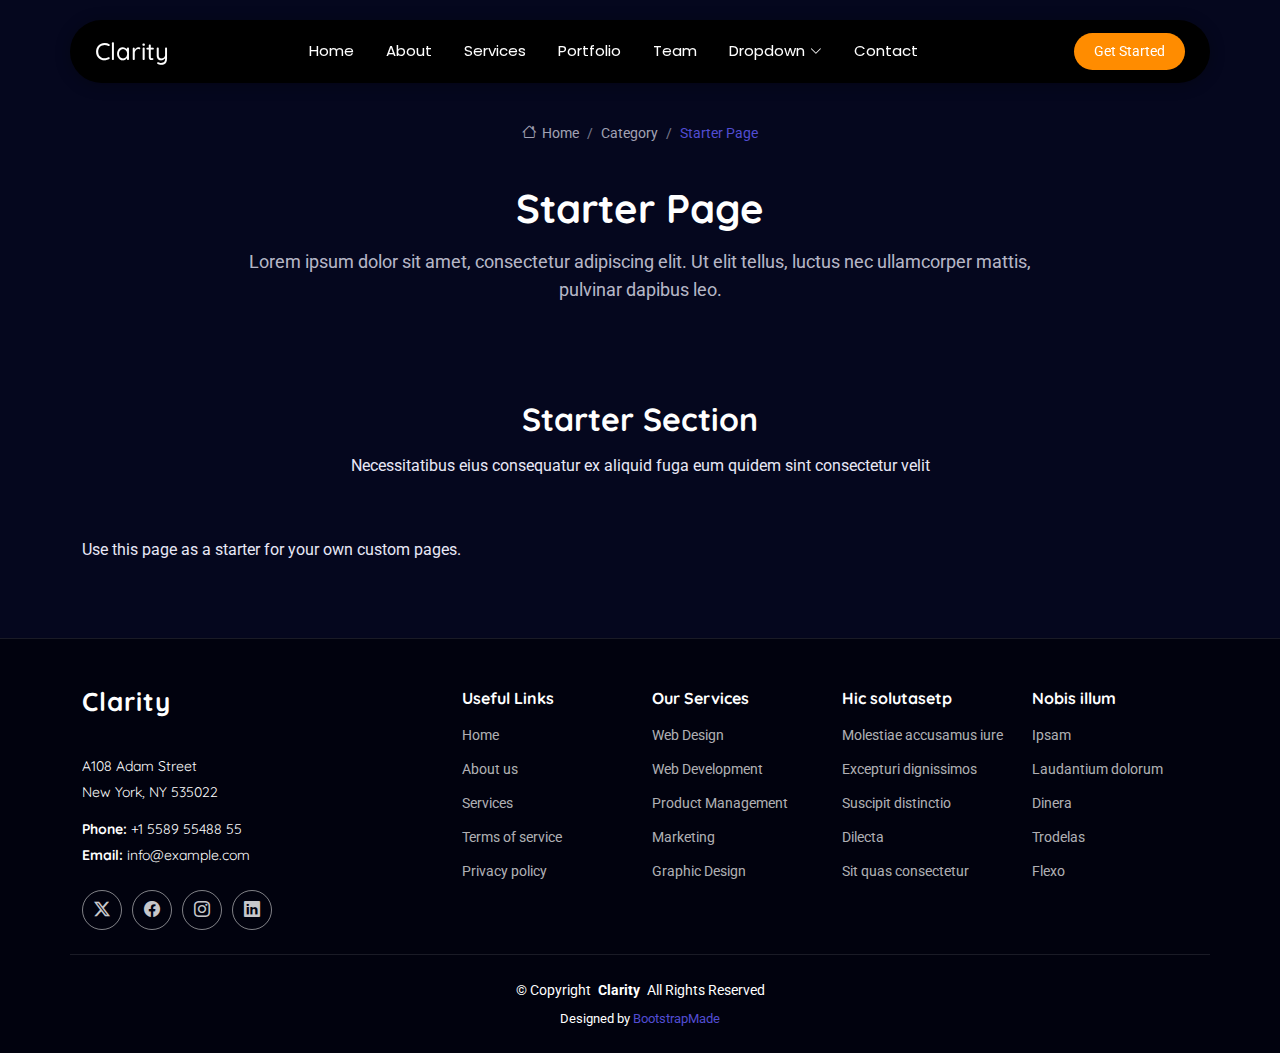
<file: Clarity/starter-page.html>
<!DOCTYPE html>
<html lang="en">

<head>
  <meta charset="utf-8">
  <meta content="width=device-width, initial-scale=1.0" name="viewport">
  <title>Starter Page - Clarity Bootstrap Template</title>
  <meta name="description" content="">
  <meta name="keywords" content="">

  <!-- Favicons -->
  <link href="assets/img/favicon.png" rel="icon">
  <link href="assets/img/apple-touch-icon.png" rel="apple-touch-icon">

  <!-- Fonts -->
  <link href="https://fonts.googleapis.com" rel="preconnect">
  <link href="https://fonts.gstatic.com" rel="preconnect" crossorigin>
  <link href="https://fonts.googleapis.com/css2?family=Roboto:ital,wght@0,100;0,300;0,400;0,500;0,700;0,900;1,100;1,300;1,400;1,500;1,700;1,900&family=Poppins:ital,wght@0,100;0,200;0,300;0,400;0,500;0,600;0,700;0,800;0,900;1,100;1,200;1,300;1,400;1,500;1,600;1,700;1,800;1,900&family=Quicksand:wght@300;400;500;600;700&display=swap" rel="stylesheet">

  <!-- Vendor CSS Files -->
  <link href="assets/vendor/bootstrap/css/bootstrap.min.css" rel="stylesheet">
  <link href="assets/vendor/bootstrap-icons/bootstrap-icons.css" rel="stylesheet">
  <link href="assets/vendor/aos/aos.css" rel="stylesheet">
  <link href="assets/vendor/swiper/swiper-bundle.min.css" rel="stylesheet">
  <link href="assets/vendor/glightbox/css/glightbox.min.css" rel="stylesheet">

  <!-- Main CSS File -->
  <link href="assets/css/main.css" rel="stylesheet">

  <!-- =======================================================
  * Template Name: Clarity
  * Template URL: https://bootstrapmade.com/clarity-bootstrap-agency-template/
  * Updated: Sep 13 2025 with Bootstrap v5.3.8
  * Author: BootstrapMade.com
  * License: https://bootstrapmade.com/license/
  ======================================================== -->
</head>

<body class="starter-page-page">

  <header id="header" class="header d-flex align-items-center sticky-top">
    <div class="header-container container-fluid container-xl position-relative d-flex align-items-center justify-content-between">

      <a href="index.html" class="logo d-flex align-items-center me-auto me-xl-0">
        <!-- Uncomment the line below if you also wish to use an image logo -->
        <!-- <img src="assets/img/logo.webp" alt=""> -->
        <h1 class="sitename">Clarity</h1>
      </a>

      <nav id="navmenu" class="navmenu">
        <ul>
          <li><a href="#hero">Home</a></li>
          <li><a href="#about">About</a></li>
          <li><a href="#services">Services</a></li>
          <li><a href="#portfolio">Portfolio</a></li>
          <li><a href="#team">Team</a></li>
          <li class="dropdown"><a href="#"><span>Dropdown</span> <i class="bi bi-chevron-down toggle-dropdown"></i></a>
            <ul>
              <li><a href="#">Dropdown 1</a></li>
              <li class="dropdown"><a href="#"><span>Deep Dropdown</span> <i class="bi bi-chevron-down toggle-dropdown"></i></a>
                <ul>
                  <li><a href="#">Deep Dropdown 1</a></li>
                  <li><a href="#">Deep Dropdown 2</a></li>
                  <li><a href="#">Deep Dropdown 3</a></li>
                  <li><a href="#">Deep Dropdown 4</a></li>
                  <li><a href="#">Deep Dropdown 5</a></li>
                </ul>
              </li>
              <li><a href="#">Dropdown 2</a></li>
              <li><a href="#">Dropdown 3</a></li>
              <li><a href="#">Dropdown 4</a></li>
            </ul>
          </li>
          <li><a href="#contact">Contact</a></li>
        </ul>
        <i class="mobile-nav-toggle d-xl-none bi bi-list"></i>
      </nav>

      <a class="btn-getstarted" href="#about">Get Started</a>

    </div>
  </header>

  <main class="main">

    <!-- Page Title -->
    <div class="page-title">
      <div class="breadcrumbs">
        <nav aria-label="breadcrumb">
          <ol class="breadcrumb">
            <li class="breadcrumb-item"><a href="#"><i class="bi bi-house"></i> Home</a></li>
            <li class="breadcrumb-item"><a href="#">Category</a></li>
            <li class="breadcrumb-item active current">Starter Page</li>
          </ol>
        </nav>
      </div>

      <div class="title-wrapper">
        <h1>Starter Page</h1>
        <p>Lorem ipsum dolor sit amet, consectetur adipiscing elit. Ut elit tellus, luctus nec ullamcorper mattis, pulvinar dapibus leo.</p>
      </div>
    </div><!-- End Page Title -->

    <!-- Starter Section Section -->
    <section id="starter-section" class="starter-section section">

      <!-- Section Title -->
      <div class="container section-title" data-aos="fade-up">
        <h2>Starter Section</h2>
        <p>Necessitatibus eius consequatur ex aliquid fuga eum quidem sint consectetur velit</p>
      </div><!-- End Section Title -->

      <div class="container" data-aos="fade-up">
        <p>Use this page as a starter for your own custom pages.</p>
      </div>

    </section><!-- /Starter Section Section -->

  </main>

  <footer id="footer" class="footer position-relative dark-background">

    <div class="container footer-top">
      <div class="row gy-4">
        <div class="col-lg-4 col-md-6 footer-about">
          <a href="index.html" class="logo d-flex align-items-center">
            <span class="sitename">Clarity</span>
          </a>
          <div class="footer-contact pt-3">
            <p>A108 Adam Street</p>
            <p>New York, NY 535022</p>
            <p class="mt-3"><strong>Phone:</strong> <span>+1 5589 55488 55</span></p>
            <p><strong>Email:</strong> <span>info@example.com</span></p>
          </div>
          <div class="social-links d-flex mt-4">
            <a href=""><i class="bi bi-twitter-x"></i></a>
            <a href=""><i class="bi bi-facebook"></i></a>
            <a href=""><i class="bi bi-instagram"></i></a>
            <a href=""><i class="bi bi-linkedin"></i></a>
          </div>
        </div>

        <div class="col-lg-2 col-md-3 footer-links">
          <h4>Useful Links</h4>
          <ul>
            <li><a href="#">Home</a></li>
            <li><a href="#">About us</a></li>
            <li><a href="#">Services</a></li>
            <li><a href="#">Terms of service</a></li>
            <li><a href="#">Privacy policy</a></li>
          </ul>
        </div>

        <div class="col-lg-2 col-md-3 footer-links">
          <h4>Our Services</h4>
          <ul>
            <li><a href="#">Web Design</a></li>
            <li><a href="#">Web Development</a></li>
            <li><a href="#">Product Management</a></li>
            <li><a href="#">Marketing</a></li>
            <li><a href="#">Graphic Design</a></li>
          </ul>
        </div>

        <div class="col-lg-2 col-md-3 footer-links">
          <h4>Hic solutasetp</h4>
          <ul>
            <li><a href="#">Molestiae accusamus iure</a></li>
            <li><a href="#">Excepturi dignissimos</a></li>
            <li><a href="#">Suscipit distinctio</a></li>
            <li><a href="#">Dilecta</a></li>
            <li><a href="#">Sit quas consectetur</a></li>
          </ul>
        </div>

        <div class="col-lg-2 col-md-3 footer-links">
          <h4>Nobis illum</h4>
          <ul>
            <li><a href="#">Ipsam</a></li>
            <li><a href="#">Laudantium dolorum</a></li>
            <li><a href="#">Dinera</a></li>
            <li><a href="#">Trodelas</a></li>
            <li><a href="#">Flexo</a></li>
          </ul>
        </div>

      </div>
    </div>

    <div class="container copyright text-center mt-4">
      <p>© <span>Copyright</span> <strong class="px-1 sitename">Clarity</strong> <span>All Rights Reserved</span></p>
      <div class="credits">
        <!-- All the links in the footer should remain intact. -->
        <!-- You can delete the links only if you've purchased the pro version. -->
        <!-- Licensing information: https://bootstrapmade.com/license/ -->
        <!-- Purchase the pro version with working PHP/AJAX contact form: [buy-url] -->
        Designed by <a href="https://bootstrapmade.com/">BootstrapMade</a>
      </div>
    </div>

  </footer>

  <!-- Scroll Top -->
  <a href="#" id="scroll-top" class="scroll-top d-flex align-items-center justify-content-center"><i class="bi bi-arrow-up-short"></i></a>

  <!-- Preloader -->
  <div id="preloader"></div>

  <!-- Vendor JS Files -->
  <script src="assets/vendor/bootstrap/js/bootstrap.bundle.min.js"></script>
  <script src="assets/vendor/php-email-form/validate.js"></script>
  <script src="assets/vendor/aos/aos.js"></script>
  <script src="assets/vendor/purecounter/purecounter_vanilla.js"></script>
  <script src="assets/vendor/imagesloaded/imagesloaded.pkgd.min.js"></script>
  <script src="assets/vendor/isotope-layout/isotope.pkgd.min.js"></script>
  <script src="assets/vendor/swiper/swiper-bundle.min.js"></script>
  <script src="assets/vendor/glightbox/js/glightbox.min.js"></script>

  <!-- Main JS File -->
  <script src="assets/js/main.js"></script>

</body>

</html>
</file>
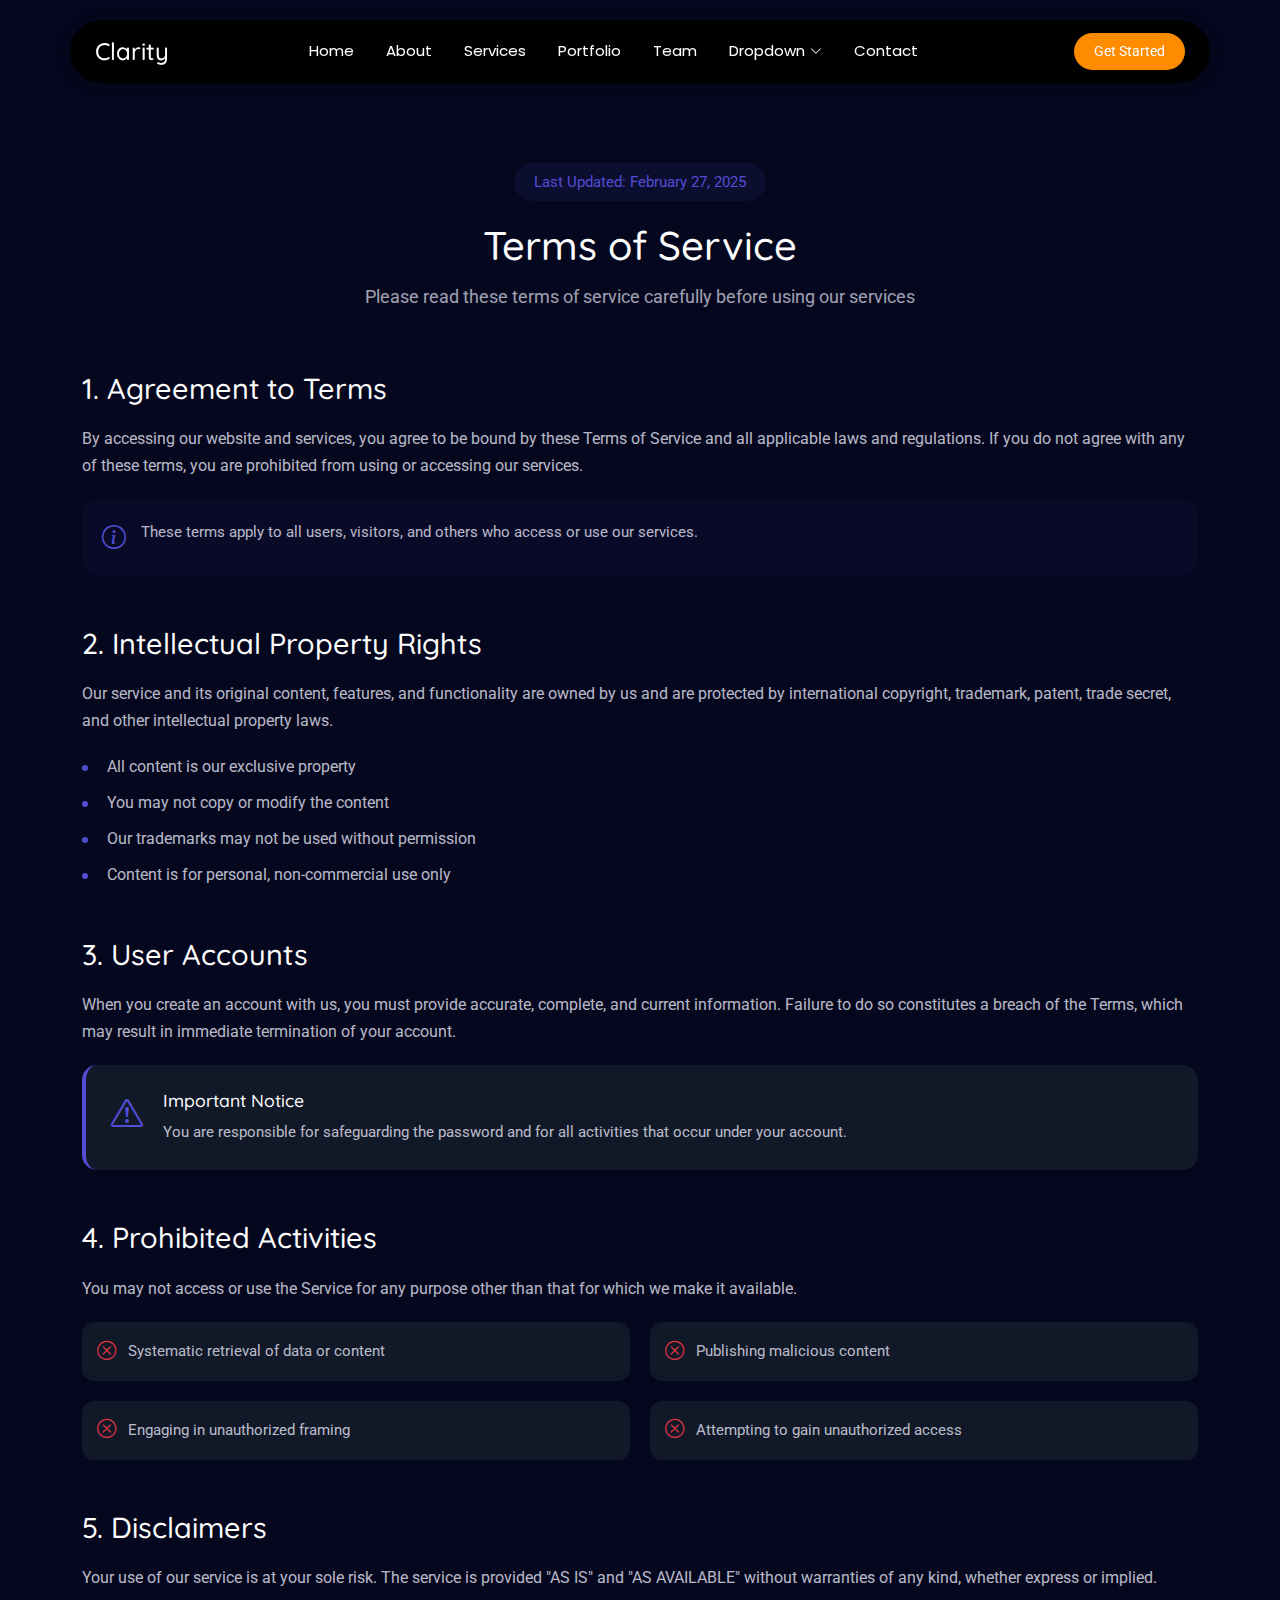
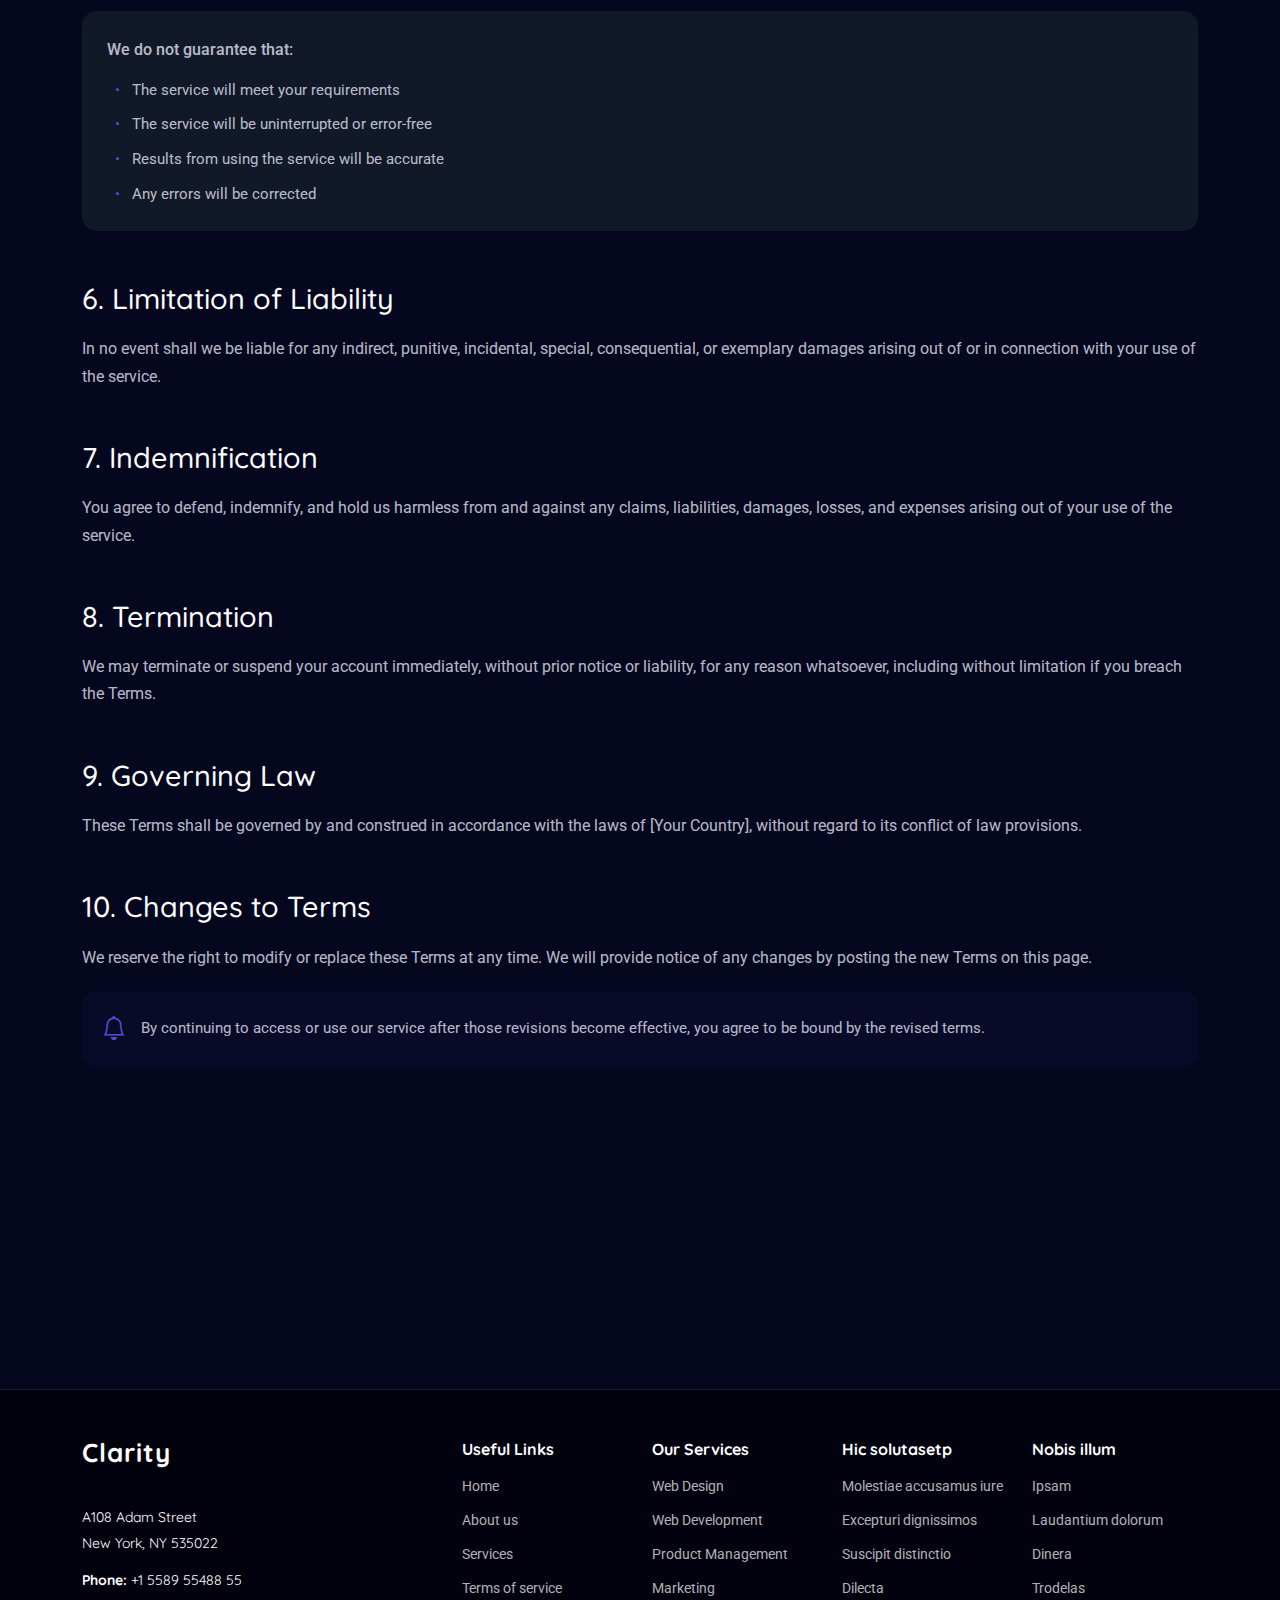
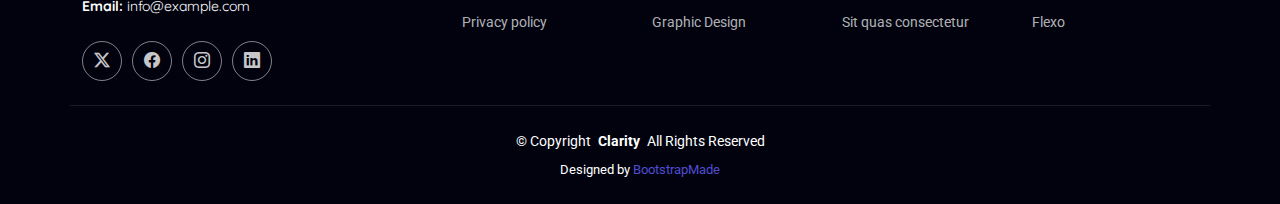
<file: Clarity/terms.html>
<!DOCTYPE html>
<html lang="en">

<head>
  <meta charset="utf-8">
  <meta content="width=device-width, initial-scale=1.0" name="viewport">
  <title>Terms - Clarity Bootstrap Template</title>
  <meta name="description" content="">
  <meta name="keywords" content="">

  <!-- Favicons -->
  <link href="assets/img/favicon.png" rel="icon">
  <link href="assets/img/apple-touch-icon.png" rel="apple-touch-icon">

  <!-- Fonts -->
  <link href="https://fonts.googleapis.com" rel="preconnect">
  <link href="https://fonts.gstatic.com" rel="preconnect" crossorigin>
  <link href="https://fonts.googleapis.com/css2?family=Roboto:ital,wght@0,100;0,300;0,400;0,500;0,700;0,900;1,100;1,300;1,400;1,500;1,700;1,900&family=Poppins:ital,wght@0,100;0,200;0,300;0,400;0,500;0,600;0,700;0,800;0,900;1,100;1,200;1,300;1,400;1,500;1,600;1,700;1,800;1,900&family=Quicksand:wght@300;400;500;600;700&display=swap" rel="stylesheet">

  <!-- Vendor CSS Files -->
  <link href="assets/vendor/bootstrap/css/bootstrap.min.css" rel="stylesheet">
  <link href="assets/vendor/bootstrap-icons/bootstrap-icons.css" rel="stylesheet">
  <link href="assets/vendor/aos/aos.css" rel="stylesheet">
  <link href="assets/vendor/swiper/swiper-bundle.min.css" rel="stylesheet">
  <link href="assets/vendor/glightbox/css/glightbox.min.css" rel="stylesheet">

  <!-- Main CSS File -->
  <link href="assets/css/main.css" rel="stylesheet">

  <!-- =======================================================
  * Template Name: Clarity
  * Template URL: https://bootstrapmade.com/clarity-bootstrap-agency-template/
  * Updated: Sep 13 2025 with Bootstrap v5.3.8
  * Author: BootstrapMade.com
  * License: https://bootstrapmade.com/license/
  ======================================================== -->
</head>

<body class="terms-page">

  <header id="header" class="header d-flex align-items-center sticky-top">
    <div class="header-container container-fluid container-xl position-relative d-flex align-items-center justify-content-between">

      <a href="index.html" class="logo d-flex align-items-center me-auto me-xl-0">
        <!-- Uncomment the line below if you also wish to use an image logo -->
        <!-- <img src="assets/img/logo.webp" alt=""> -->
        <h1 class="sitename">Clarity</h1>
      </a>

      <nav id="navmenu" class="navmenu">
        <ul>
          <li><a href="#hero">Home</a></li>
          <li><a href="#about">About</a></li>
          <li><a href="#services">Services</a></li>
          <li><a href="#portfolio">Portfolio</a></li>
          <li><a href="#team">Team</a></li>
          <li class="dropdown"><a href="#"><span>Dropdown</span> <i class="bi bi-chevron-down toggle-dropdown"></i></a>
            <ul>
              <li><a href="#">Dropdown 1</a></li>
              <li class="dropdown"><a href="#"><span>Deep Dropdown</span> <i class="bi bi-chevron-down toggle-dropdown"></i></a>
                <ul>
                  <li><a href="#">Deep Dropdown 1</a></li>
                  <li><a href="#">Deep Dropdown 2</a></li>
                  <li><a href="#">Deep Dropdown 3</a></li>
                  <li><a href="#">Deep Dropdown 4</a></li>
                  <li><a href="#">Deep Dropdown 5</a></li>
                </ul>
              </li>
              <li><a href="#">Dropdown 2</a></li>
              <li><a href="#">Dropdown 3</a></li>
              <li><a href="#">Dropdown 4</a></li>
            </ul>
          </li>
          <li><a href="#contact">Contact</a></li>
        </ul>
        <i class="mobile-nav-toggle d-xl-none bi bi-list"></i>
      </nav>

      <a class="btn-getstarted" href="#about">Get Started</a>

    </div>
  </header>

  <main class="main">

    <!-- Terms Of Service Section -->
    <section id="terms-of-service" class="terms-of-service section">

      <div class="container" data-aos="fade-up">
        <!-- Page Header -->
        <div class="tos-header text-center" data-aos="fade-up">
          <span class="last-updated">Last Updated: February 27, 2025</span>
          <h2>Terms of Service</h2>
          <p>Please read these terms of service carefully before using our services</p>
        </div>

        <!-- Content -->
        <div class="tos-content" data-aos="fade-up" data-aos-delay="200">
          <!-- Agreement Section -->
          <div id="agreement" class="content-section">
            <h3>1. Agreement to Terms</h3>
            <p>By accessing our website and services, you agree to be bound by these Terms of Service and all applicable laws and regulations. If you do not agree with any of these terms, you are prohibited from using or accessing our services.</p>
            <div class="info-box">
              <i class="bi bi-info-circle"></i>
              <p>These terms apply to all users, visitors, and others who access or use our services.</p>
            </div>
          </div>

          <!-- Intellectual Property -->
          <div id="intellectual-property" class="content-section">
            <h3>2. Intellectual Property Rights</h3>
            <p>Our service and its original content, features, and functionality are owned by us and are protected by international copyright, trademark, patent, trade secret, and other intellectual property laws.</p>
            <ul class="list-items">
              <li>All content is our exclusive property</li>
              <li>You may not copy or modify the content</li>
              <li>Our trademarks may not be used without permission</li>
              <li>Content is for personal, non-commercial use only</li>
            </ul>
          </div>

          <!-- User Accounts -->
          <div id="user-accounts" class="content-section">
            <h3>3. User Accounts</h3>
            <p>When you create an account with us, you must provide accurate, complete, and current information. Failure to do so constitutes a breach of the Terms, which may result in immediate termination of your account.</p>
            <div class="alert-box">
              <i class="bi bi-exclamation-triangle"></i>
              <div class="alert-content">
                <h5>Important Notice</h5>
                <p>You are responsible for safeguarding the password and for all activities that occur under your account.</p>
              </div>
            </div>
          </div>

          <!-- Prohibited Activities -->
          <div id="prohibited" class="content-section">
            <h3>4. Prohibited Activities</h3>
            <p>You may not access or use the Service for any purpose other than that for which we make it available.</p>
            <div class="prohibited-list">
              <div class="prohibited-item">
                <i class="bi bi-x-circle"></i>
                <span>Systematic retrieval of data or content</span>
              </div>
              <div class="prohibited-item">
                <i class="bi bi-x-circle"></i>
                <span>Publishing malicious content</span>
              </div>
              <div class="prohibited-item">
                <i class="bi bi-x-circle"></i>
                <span>Engaging in unauthorized framing</span>
              </div>
              <div class="prohibited-item">
                <i class="bi bi-x-circle"></i>
                <span>Attempting to gain unauthorized access</span>
              </div>
            </div>
          </div>

          <!-- Disclaimers -->
          <div id="disclaimer" class="content-section">
            <h3>5. Disclaimers</h3>
            <p>Your use of our service is at your sole risk. The service is provided "AS IS" and "AS AVAILABLE" without warranties of any kind, whether express or implied.</p>
            <div class="disclaimer-box">
              <p>We do not guarantee that:</p>
              <ul>
                <li>The service will meet your requirements</li>
                <li>The service will be uninterrupted or error-free</li>
                <li>Results from using the service will be accurate</li>
                <li>Any errors will be corrected</li>
              </ul>
            </div>
          </div>

          <!-- Limitation of Liability -->
          <div id="limitation" class="content-section">
            <h3>6. Limitation of Liability</h3>
            <p>In no event shall we be liable for any indirect, punitive, incidental, special, consequential, or exemplary damages arising out of or in connection with your use of the service.</p>
          </div>

          <!-- Indemnification -->
          <div id="indemnification" class="content-section">
            <h3>7. Indemnification</h3>
            <p>You agree to defend, indemnify, and hold us harmless from and against any claims, liabilities, damages, losses, and expenses arising out of your use of the service.</p>
          </div>

          <!-- Termination -->
          <div id="termination" class="content-section">
            <h3>8. Termination</h3>
            <p>We may terminate or suspend your account immediately, without prior notice or liability, for any reason whatsoever, including without limitation if you breach the Terms.</p>
          </div>

          <!-- Governing Law -->
          <div id="governing-law" class="content-section">
            <h3>9. Governing Law</h3>
            <p>These Terms shall be governed by and construed in accordance with the laws of [Your Country], without regard to its conflict of law provisions.</p>
          </div>

          <!-- Changes -->
          <div id="changes" class="content-section">
            <h3>10. Changes to Terms</h3>
            <p>We reserve the right to modify or replace these Terms at any time. We will provide notice of any changes by posting the new Terms on this page.</p>
            <div class="notice-box">
              <i class="bi bi-bell"></i>
              <p>By continuing to access or use our service after those revisions become effective, you agree to be bound by the revised terms.</p>
            </div>
          </div>
        </div>

        <!-- Contact Section -->
        <div class="tos-contact" data-aos="fade-up" data-aos-delay="300">
          <div class="contact-box">
            <div class="contact-icon">
              <i class="bi bi-envelope"></i>
            </div>
            <div class="contact-content">
              <h4>Questions About Terms?</h4>
              <p>If you have any questions about these Terms, please contact us.</p>
              <a href="#" class="contact-link">Contact Support</a>
            </div>
          </div>
        </div>
      </div>

    </section><!-- /Terms Of Service Section -->

  </main>

  <footer id="footer" class="footer position-relative dark-background">

    <div class="container footer-top">
      <div class="row gy-4">
        <div class="col-lg-4 col-md-6 footer-about">
          <a href="index.html" class="logo d-flex align-items-center">
            <span class="sitename">Clarity</span>
          </a>
          <div class="footer-contact pt-3">
            <p>A108 Adam Street</p>
            <p>New York, NY 535022</p>
            <p class="mt-3"><strong>Phone:</strong> <span>+1 5589 55488 55</span></p>
            <p><strong>Email:</strong> <span>info@example.com</span></p>
          </div>
          <div class="social-links d-flex mt-4">
            <a href=""><i class="bi bi-twitter-x"></i></a>
            <a href=""><i class="bi bi-facebook"></i></a>
            <a href=""><i class="bi bi-instagram"></i></a>
            <a href=""><i class="bi bi-linkedin"></i></a>
          </div>
        </div>

        <div class="col-lg-2 col-md-3 footer-links">
          <h4>Useful Links</h4>
          <ul>
            <li><a href="#">Home</a></li>
            <li><a href="#">About us</a></li>
            <li><a href="#">Services</a></li>
            <li><a href="#">Terms of service</a></li>
            <li><a href="#">Privacy policy</a></li>
          </ul>
        </div>

        <div class="col-lg-2 col-md-3 footer-links">
          <h4>Our Services</h4>
          <ul>
            <li><a href="#">Web Design</a></li>
            <li><a href="#">Web Development</a></li>
            <li><a href="#">Product Management</a></li>
            <li><a href="#">Marketing</a></li>
            <li><a href="#">Graphic Design</a></li>
          </ul>
        </div>

        <div class="col-lg-2 col-md-3 footer-links">
          <h4>Hic solutasetp</h4>
          <ul>
            <li><a href="#">Molestiae accusamus iure</a></li>
            <li><a href="#">Excepturi dignissimos</a></li>
            <li><a href="#">Suscipit distinctio</a></li>
            <li><a href="#">Dilecta</a></li>
            <li><a href="#">Sit quas consectetur</a></li>
          </ul>
        </div>

        <div class="col-lg-2 col-md-3 footer-links">
          <h4>Nobis illum</h4>
          <ul>
            <li><a href="#">Ipsam</a></li>
            <li><a href="#">Laudantium dolorum</a></li>
            <li><a href="#">Dinera</a></li>
            <li><a href="#">Trodelas</a></li>
            <li><a href="#">Flexo</a></li>
          </ul>
        </div>

      </div>
    </div>

    <div class="container copyright text-center mt-4">
      <p>© <span>Copyright</span> <strong class="px-1 sitename">Clarity</strong> <span>All Rights Reserved</span></p>
      <div class="credits">
        <!-- All the links in the footer should remain intact. -->
        <!-- You can delete the links only if you've purchased the pro version. -->
        <!-- Licensing information: https://bootstrapmade.com/license/ -->
        <!-- Purchase the pro version with working PHP/AJAX contact form: [buy-url] -->
        Designed by <a href="https://bootstrapmade.com/">BootstrapMade</a>
      </div>
    </div>

  </footer>

  <!-- Scroll Top -->
  <a href="#" id="scroll-top" class="scroll-top d-flex align-items-center justify-content-center"><i class="bi bi-arrow-up-short"></i></a>

  <!-- Preloader -->
  <div id="preloader"></div>

  <!-- Vendor JS Files -->
  <script src="assets/vendor/bootstrap/js/bootstrap.bundle.min.js"></script>
  <script src="assets/vendor/php-email-form/validate.js"></script>
  <script src="assets/vendor/aos/aos.js"></script>
  <script src="assets/vendor/purecounter/purecounter_vanilla.js"></script>
  <script src="assets/vendor/imagesloaded/imagesloaded.pkgd.min.js"></script>
  <script src="assets/vendor/isotope-layout/isotope.pkgd.min.js"></script>
  <script src="assets/vendor/swiper/swiper-bundle.min.js"></script>
  <script src="assets/vendor/glightbox/js/glightbox.min.js"></script>

  <!-- Main JS File -->
  <script src="assets/js/main.js"></script>

</body>

</html>
</file>
<file: Clarity/assets/css/main.css>
/**
* Template Name: Clarity
* Template URL: https://bootstrapmade.com/clarity-bootstrap-agency-template/
* Updated: Sep 13 2025 with Bootstrap v5.3.8
* Author: BootstrapMade.com
* License: https://bootstrapmade.com/license/
*/

@charset "UTF-8";

/*--------------------------------------------------------------
# Font & Color Variables
# Help: https://bootstrapmade.com/color-system/
--------------------------------------------------------------*/
/* Fonts */
:root {
  --default-font: "Roboto",  system-ui, -apple-system, "Segoe UI", Roboto, "Helvetica Neue", Arial, "Noto Sans", "Liberation Sans", sans-serif, "Apple Color Emoji", "Segoe UI Emoji", "Segoe UI Symbol", "Noto Color Emoji";
  --heading-font: "Quicksand",  sans-serif;
  --nav-font: "Poppins",  sans-serif;
}

/* Global Colors - The following color variables are used throughout the website. Updating them here will change the color scheme of the entire website */
:root { 
  --background-color: #05071e; /* Background color for the entire website, including individual sections */
  --default-color: #e8e7f7; /* Default color used for the majority of the text content across the entire website */
  --heading-color: #ffffff; /* Color for headings, subheadings and title throughout the website */
  --accent-color: #524dd3; /* Accent color that represents your brand on the website. It's used for buttons, links, and other elements that need to stand out */
  --surface-color: #131428; /* The surface color is used as a background of boxed elements within sections, such as cards, icon boxes, or other elements that require a visual separation from the global background. */
  --contrast-color: #ffffff; /* Contrast color for text, ensuring readability against backgrounds of accent, heading, or default colors. */
}

/* Nav Menu Colors - The following color variables are used specifically for the navigation menu. They are separate from the global colors to allow for more customization options */
:root {
  --nav-color: #c8c6e3;  /* The default color of the main navmenu links */
  --nav-hover-color: #ffffff; /* Applied to main navmenu links when they are hovered over or active */
  --nav-mobile-background-color: #FF8C00;; /* Used as the background color for mobile navigation menu */
  --nav-dropdown-background-color: #1f2240; /* Used as the background color for dropdown items that appear when hovering over primary navigation items */
  --nav-dropdown-color: #c8c6e3; /* Used for navigation links of the dropdown items in the navigation menu. */
  --nav-dropdown-hover-color: #ffffff; /* Similar to --nav-hover-color, this color is applied to dropdown navigation links when they are hovered over. */
}

/* Color Presets - These classes override global colors when applied to any section or element, providing reuse of the sam color scheme. */

.light-background {
  --background-color: #0c114a;
  --surface-color: #131b76;
}

.dark-background {
  --background-color: #01020e;
  --default-color: #ffffff;
  --heading-color: #ffffff;
  --surface-color: #252525;
  --contrast-color: #ffffff;
}

/* Smooth scroll */
:root {
  scroll-behavior: smooth;
}

/*--------------------------------------------------------------
# General Styling & Shared Classes
--------------------------------------------------------------*/
body {
  color: var(--default-color);
  background-color: var(--background-color);
  font-family: var(--default-font);
}

a {
  color: var(--accent-color);
  text-decoration: none;
  transition: 0.3s;
}

a:hover {
  color: #FF8C00;
  text-decoration: none;
}

h1,
h2,
h3,
h4,
h5,
h6 {
  color: var(--heading-color);
  font-family: var(--heading-font);
}

/* PHP Email Form Messages
------------------------------*/
.php-email-form .error-message {
  display: none;
  background: #df1529;
  color: #ffffff;
  text-align: left;
  padding: 15px;
  margin-bottom: 24px;
  font-weight: 600;
}

.php-email-form .sent-message {
  display: none;
  color: #ffffff;
  background: #059652;
  text-align: center;
  padding: 15px;
  margin-bottom: 24px;
  font-weight: 600;
}

.php-email-form .loading {
  display: none;
  background: var(--surface-color);
  text-align: center;
  padding: 15px;
  margin-bottom: 24px;
}

.php-email-form .loading:before {
  content: "";
  display: inline-block;
  border-radius: 50%;
  width: 24px;
  height: 24px;
  margin: 0 10px -6px 0;
  border: 3px solid var(--accent-color);
  border-top-color: var(--surface-color);
  animation: php-email-form-loading 1s linear infinite;
}

@keyframes php-email-form-loading {
  0% {
    transform: rotate(0deg);
  }

  100% {
    transform: rotate(360deg);
  }
}

/*--------------------------------------------------------------
# Global Header
--------------------------------------------------------------*/
.header {
  --background-color: rgba(255, 255, 255, 0);
  --surface-color: #1b1933;
  color: var(--default-color);
  background-color: var(--background-color);
  padding: 20px 0;
  transition: all 0.5s;
  z-index: 997;
}

:root {
  /* Couleurs de la charte graphique FrikaZone */
  --color-primary: #9333EA;     /* Violet principal */
  --color-secondary: #FF8C00;   /* Orange accent */
  --color-highlight: #FFD700;   /* Jaune doré (logo) */
  --color-light-green: #A8E6CF; /* Vert clair (FZ dans cadenas) */
  --color-text: #FFFFFF;        /* Blanc pour texte */
  --surface-color: #111827;     /* Fond header/footer/professionnel */
  --text-muted: #CCCCCC;        /* Texte secondaire */
}

.header .header-container {
  background-color:#000000;;
  border-radius: 50px;
  padding: 5px 25px;
  box-shadow: 0px 2px 15px rgba(0, 0, 0, 0.3);
}

.header .logo {
  line-height: 1;
}

.header .logo img {
  max-height: 80px;
  margin-right: 8px;
}

.header .logo h1 {
  font-size: 24px;
  margin: 0;
  font-weight: 500;
  color: var(--heading-color);
}

.header .btn-getstarted,
.header .btn-getstarted:focus {
  color: var(--contrast-color);
  background-color:#FF8C00 ;
  font-size: 14px;
  padding: 8px 20px;
  margin: 0 0 0 30px;
  border-radius: 50px;
  transition: 0.3s;
}

.header .btn-getstarted:hover,
.header .btn-getstarted:focus:hover {
  color: #FFD700;
  background: color-mix(in srgb, var(--accent-color), transparent 15%);
}

@media (max-width: 1200px) {
  .header {
    padding-top: 10px;
  }

  .header .header-container {
    margin-left: 10px;
    margin-right: 10px;
    padding: 10px 5px 10px 15px;
  }

  .header .logo {
    order: 1;
  }

  .header .btn-getstarted {
    order: 2;
    margin: 0 10px 0 0;
    padding: 6px 15px;
  }

  .header .navmenu {
    order: 3;
  }
}

/*--------------------------------------------------------------
# Navigation Menu
--------------------------------------------------------------*/
/* Desktop Navigation */
@media (min-width: 1200px) {
  .navmenu {
    padding: 0;
  }

  .navmenu ul {
    margin: 0;
    padding: 0;
    display: flex;
    list-style: none;
    align-items: center;
  }

  .navmenu li {
    position: relative;
  }

  .navmenu>ul>li {
    white-space: nowrap;
    padding: 15px 14px;
  }

  .navmenu>ul>li:last-child {
    padding-right: 0;
  }

  .navmenu a,
  .navmenu a:focus {
    color: #ffffff;
    font-size: 15px;
    padding: 0 2px;
    font-family: var(--nav-font);
    font-weight: 400;
    display: flex;
    align-items: center;
    justify-content: space-between;
    white-space: nowrap;
    transition: 0.3s;
    position: relative;
  }

  .navmenu a i,
  .navmenu a:focus i {
    font-size: 12px;
    line-height: 0;
    margin-left: 5px;
    transition: 0.3s;
  }

  .navmenu>ul>li>a:before {
    content: "";
    position: absolute;
    width: 100%;
    height: 2px;
    bottom: -6px;
    left: 0;
    background-color: #FFD700;
    visibility: hidden;
    width: 0px;
    transition: all 0.3s ease-in-out 0s;
  }

  .navmenu a:hover:before,
  .navmenu li:hover>a:before,
  .navmenu .active:before {
    visibility: visible;
    width: 100%;
  }

  .navmenu li:hover>a,
  .navmenu .active,
  .navmenu .active:focus {
    color: #ffffff;
  }

  .navmenu .dropdown ul {
    margin: 0;
    padding: 10px 0;
    background-color: #ffffff;
    display: block;
    position: absolute;
    visibility: hidden;
    left: 14px;
    top: 130%;
    opacity: 0;
    transition: 0.3s;
    border-radius: 4px;
    z-index: 99;
    box-shadow: 0px 0px 30px rgba(0, 0, 0, 0.1);
  }

  .navmenu .dropdown ul li {
    min-width: 200px;
  }

  .navmenu .dropdown ul a {
    padding: 10px 20px;
    font-size: 15px;
    text-transform: none;
    color: #ffffff;
  }

  .navmenu .dropdown ul a i {
    font-size: 12px;
  }

  .navmenu .dropdown ul a:hover,
  .navmenu .dropdown ul .active:hover,
  .navmenu .dropdown ul li:hover>a {
    color: var(--nav-dropdown-hover-color);
  }

  .navmenu .dropdown:hover>ul {
    opacity: 1;
    top: 100%;
    visibility: visible;
  }

  .navmenu .dropdown .dropdown ul {
    top: 0;
    left: -90%;
    visibility: hidden;
  }

  .navmenu .dropdown .dropdown:hover>ul {
    opacity: 1;
    top: 0;
    left: -100%;
    visibility: visible;
  }
}

/* Mobile Navigation */
@media (max-width: 1199px) {
  .mobile-nav-toggle {
    color: var(--nav-color);
    font-size: 28px;
    line-height: 0;
    margin-right: 10px;
    cursor: pointer;
    transition: color 0.3s;
  }

  .navmenu {
    padding: 0;
    z-index: 9997;
  }

  .navmenu ul {
    display: none;
    list-style: none;
    position: absolute;
    inset: 60px 20px 20px 20px;
    padding: 10px 0;
    margin: 0;
    border-radius: 6px;
    background-color: var(--nav-mobile-background-color);
    border: 1px solid color-mix(in srgb, var(--default-color), transparent 90%);
    box-shadow: none;
    overflow-y: auto;
    transition: 0.3s;
    z-index: 9998;
  }

  .navmenu a,
  .navmenu a:focus {
    color: var(--nav-dropdown-color);
    padding: 10px 20px;
    font-family: var(--nav-font);
    font-size: 17px;
    font-weight: 500;
    display: flex;
    align-items: center;
    justify-content: space-between;
    white-space: nowrap;
    transition: 0.3s;
  }

  .navmenu a i,
  .navmenu a:focus i {
    font-size: 12px;
    line-height: 0;
    margin-left: 5px;
    width: 30px;
    height: 30px;
    display: flex;
    align-items: center;
    justify-content: center;
    border-radius: 50%;
    transition: 0.3s;
    background-color: color-mix(in srgb, var(--accent-color), transparent 90%);
  }

  .navmenu a i:hover,
  .navmenu a:focus i:hover {
    background-color: var(--accent-color);
    color: var(--contrast-color);
  }

  .navmenu a:hover,
  .navmenu .active,
  .navmenu .active:focus {
    color: var(--nav-dropdown-hover-color);
  }

  .navmenu .active i,
  .navmenu .active:focus i {
    background-color: var(--accent-color);
    color: var(--contrast-color);
    transform: rotate(180deg);
  }

  .navmenu .dropdown ul {
    position: static;
    display: none;
    z-index: 99;
    padding: 10px 0;
    margin: 10px 20px;
    background-color: var(--nav-dropdown-background-color);
    transition: all 0.5s ease-in-out;
  }

  .navmenu .dropdown ul ul {
    background-color: rgba(33, 37, 41, 0.1);
  }

  .navmenu .dropdown>.dropdown-active {
    display: block;
    background-color: rgba(33, 37, 41, 0.03);
  }

  .mobile-nav-active {
    overflow: hidden;
  }

  .mobile-nav-active .mobile-nav-toggle {
    color: #fff;
    position: absolute;
    font-size: 32px;
    top: 15px;
    right: 15px;
    margin-right: 0;
    z-index: 9999;
  }

  .mobile-nav-active .navmenu {
    position: fixed;
    overflow: hidden;
    inset: 0;
    background: rgba(33, 37, 41, 0.8);
    transition: 0.3s;
  }

  .mobile-nav-active .navmenu>ul {
    display: block;
  }
}

/*--------------------------------------------------------------
# Global Footer
--------------------------------------------------------------*/
.footer {
  color: var(--default-color);
  background-color: var(--background-color);
  font-size: 14px;
  position: relative;
  border-top: 1px solid color-mix(in srgb, var(--default-color), transparent 90%);
}

.footer .footer-top {
  padding-top: 50px;
}

.footer .footer-about .logo {
  line-height: 1;
  margin-bottom: 25px;
}

.footer .footer-about .logo img {
  max-height: 40px;
  margin-right: 6px;
}

.footer .footer-about .logo span {
  color: var(--heading-color);
  font-family: var(--heading-font);
  font-size: 26px;
  font-weight: 700;
  letter-spacing: 1px;
}

.footer .footer-about p {
  font-size: 14px;
  font-family: var(--heading-font);
}

.footer .social-links a {
  display: flex;
  align-items: center;
  justify-content: center;
  width: 40px;
  height: 40px;
  border-radius: 50%;
  border: 1px solid color-mix(in srgb, var(--default-color), transparent 50%);
  font-size: 16px;
  color: color-mix(in srgb, var(--default-color), transparent 20%);
  margin-right: 10px;
  transition: 0.3s;
}

.footer .social-links a:hover {
  color: var(--accent-color);
  border-color: var(--accent-color);
}

.footer h4 {
  font-size: 16px;
  font-weight: bold;
  position: relative;
  padding-bottom: 12px;
}

.footer .footer-links {
  margin-bottom: 30px;
}

.footer .footer-links ul {
  list-style: none;
  padding: 0;
  margin: 0;
}

.footer .footer-links ul i {
  padding-right: 2px;
  font-size: 12px;
  line-height: 0;
}

.footer .footer-links ul li {
  padding: 10px 0;
  display: flex;
  align-items: center;
}

.footer .footer-links ul li:first-child {
  padding-top: 0;
}

.footer .footer-links ul a {
  color: color-mix(in srgb, var(--default-color), transparent 30%);
  display: inline-block;
  line-height: 1;
}

.footer .footer-links ul a:hover {
  color: var(--accent-color);
}

.footer .footer-contact p {
  margin-bottom: 5px;
}

.footer .copyright {
  padding: 25px 0;
  border-top: 1px solid color-mix(in srgb, var(--default-color), transparent 90%);
}

.footer .copyright p {
  margin-bottom: 0;
}

.footer .credits {
  margin-top: 8px;
  font-size: 13px;
}

/*--------------------------------------------------------------
# Preloader
--------------------------------------------------------------*/
#preloader {
  position: fixed;
  inset: 0;
  z-index: 999999;
  overflow: hidden;
  background: var(--background-color);
  transition: all 0.6s ease-out;
}

#preloader:before {
  content: "";
  position: fixed;
  top: calc(50% - 30px);
  left: calc(50% - 30px);
  border: 6px solid #ffffff;
  border-color: var(--accent-color) transparent var(--accent-color) transparent;
  border-radius: 50%;
  width: 60px;
  height: 60px;
  animation: animate-preloader 1.5s linear infinite;
}

@keyframes animate-preloader {
  0% {
    transform: rotate(0deg);
  }

  100% {
    transform: rotate(360deg);
  }
}

/*--------------------------------------------------------------
# Scroll Top Button
--------------------------------------------------------------*/
.scroll-top {
  position: fixed;
  visibility: hidden;
  opacity: 0;
  right: 15px;
  bottom: -15px;
  z-index: 99999;
  background-color: #FFD700;
  width: 44px;
  height: 44px;
  border-radius: 50px;
  transition: all 0.4s;
}

.scroll-top i {
  font-size: 24px;
  color: var(--contrast-color);
  line-height: 0;
}

.scroll-top:hover {
  background-color: color-mix(in srgb, var(--accent-color), transparent 20%);
  color: var(--contrast-color);
}

.scroll-top.active {
  visibility: visible;
  opacity: 1;
  bottom: 15px;
}

/*--------------------------------------------------------------
# Disable aos animation delay on mobile devices
--------------------------------------------------------------*/
@media screen and (max-width: 768px) {
  [data-aos-delay] {
    transition-delay: 0 !important;
  }
}

/*--------------------------------------------------------------
# Global Page Titles & Breadcrumbs
--------------------------------------------------------------*/
.page-title {
  text-align: center;
  padding: 20px 0;
}

.page-title .breadcrumbs {
  margin-bottom: 1.5rem;
}

.page-title .breadcrumbs .breadcrumb {
  justify-content: center;
  margin: 0;
  padding: 0;
  background: none;
}

.page-title .breadcrumbs .breadcrumb .breadcrumb-item {
  font-size: 0.9rem;
  color: color-mix(in srgb, var(--default-color), transparent 30%);
}

.page-title .breadcrumbs .breadcrumb .breadcrumb-item.active {
  color: var(--accent-color);
}

.page-title .breadcrumbs .breadcrumb .breadcrumb-item a {
  color: inherit;
  text-decoration: none;
  transition: color 0.3s ease;
}

.page-title .breadcrumbs .breadcrumb .breadcrumb-item a:hover {
  color: var(--accent-color);
}

.page-title .breadcrumbs .breadcrumb .breadcrumb-item a i {
  font-size: 0.9rem;
  margin-right: 0.2rem;
}

.page-title .breadcrumbs .breadcrumb .breadcrumb-item+.breadcrumb-item::before {
  color: color-mix(in srgb, var(--default-color), transparent 50%);
}

.page-title .title-wrapper {
  max-width: 800px;
  margin: 0 auto;
  padding: 1rem 0;
}

.page-title .title-wrapper h1 {
  font-size: 2.5rem;
  margin-bottom: 1rem;
  font-weight: 700;
  color: var(--heading-color);
}

.page-title .title-wrapper p {
  font-size: 1.1rem;
  color: color-mix(in srgb, var(--default-color), transparent 20%);
  margin: 0;
  line-height: 1.6;
}

@media (max-width: 768px) {
  .page-title .title-wrapper h1 {
    font-size: 2rem;
  }

  .page-title .title-wrapper p {
    font-size: 1rem;
  }
}

@media (max-width: 576px) {
  .page-title .title-wrapper h1 {
    font-size: 1.75rem;
  }
}

/*--------------------------------------------------------------
# Global Sections
--------------------------------------------------------------*/
section,
.section {
  color: var(--default-color);
  background-color: var(--background-color);
  padding: 60px 0;
  scroll-margin-top: 90px;
  overflow: clip;
}

@media (max-width: 1199px) {

  section,
  .section {
    scroll-margin-top: 66px;
  }
}

/*--------------------------------------------------------------
# Global Section Titles
--------------------------------------------------------------*/
.section-title {
  text-align: center;
  padding-bottom: 60px;
  position: relative;
}

.section-title h2 {
  font-size: 32px;
  font-weight: 700;
  margin-bottom: 15px;
}

.section-title p {
  margin-bottom: 0;
}

/*--------------------------------------------------------------
# Hero Section
--------------------------------------------------------------*/
.hero {
  position: relative;
  overflow: hidden;
  background: linear-gradient(135deg, var(--background-color) 0%, color-mix(in srgb, var(--accent-color), transparent 95%) 100%);
  padding: 120px 0;
}

.hero .hero-content h1 {
  font-size: 3.5rem;
  font-weight: 700;
  line-height: 1.2;
  margin-bottom: 1.5rem;
}

@media (max-width: 768px) {
  .hero .hero-content h1 {
    font-size: 2.5rem;
  }
}

.hero .hero-content p {
  font-size: 1.2rem;
  color: color-mix(in srgb, var(--default-color), transparent 20%);
  margin-bottom: 2rem;
  line-height: 1.6;
}

.hero .hero-buttons {
  display: flex;
  gap: 1rem;
  margin-bottom: 3rem;
  flex-wrap: wrap;
}

.hero .hero-buttons .btn {
  padding: 15px 30px;
  font-weight: 600;
  border-radius: 50px;
  text-decoration: none;
  transition: all 0.3s ease;
  font-size: 1rem;
}

.hero .hero-buttons .btn.btn-primary {
  background-color: #FF8C00;
  color: var(--contrast-color);
  border: 2px solid var(--accent-color);
}

.hero .hero-buttons .btn.btn-primary:hover {http-server
  background-color: #FFD700 ;
  border-color: color-mix(in srgb, var(--accent-color), black 10%);
  transform: translateY(-2px);
}

.hero .hero-buttons .btn.btn-outline {
  background: transparent;
  color: #FFD700;
  border: 2px solid #FFD700;
}

.hero .hero-buttons .btn.btn-outline:hover {
  background: var(--accent-color);
  color: #9333EA;
  transform: translateY(-2px);
}

.hero .hero-stats {
  display: flex;
  gap: 2rem;
  flex-wrap: wrap;
}

.hero .hero-stats .stat-item {
  text-align: center;
}

.hero .hero-stats .stat-item .stat-number {
  display: block;
  font-size: 2rem;
  font-weight: 700;
  color: #FFD700;
  line-height: 1;
}

.hero .hero-stats .stat-item .stat-label {
  display: block;
  font-size: 0.9rem;
  color: color-mix(in srgb, var(--default-color), transparent 30%);
  margin-top: 0.5rem;
}

@media (max-width: 768px) {
  .hero .hero-stats {
    justify-content: center;
    gap: 1.5rem;
  }
}

.hero .hero-visual {
  position: relative;
}

.hero .hero-visual .hero-image {
  position: relative;
  z-index: 2;
}

.hero .hero-visual .hero-image img {
  border-radius: 20px;
}

.hero .hero-bg-elements {
  position: absolute;
  top: 0;
  left: 0;
  right: 0;
  bottom: 0;
  z-index: 1;
  pointer-events: none;
}

.hero .hero-bg-elements .bg-shape {
  position: absolute;
  border-radius: 50%;
  background: linear-gradient(135deg, color-mix(in srgb, var(--accent-color), transparent 90%), color-mix(in srgb, var(--accent-color), transparent 95%));
}

.hero .hero-bg-elements .bg-shape.shape-1 {
  width: 300px;
  height: 300px;
  top: -150px;
  right: -150px;
  animation: rotate 20s linear infinite;
}

.hero .hero-bg-elements .bg-shape.shape-2 {
  width: 200px;
  height: 200px;
  bottom: -100px;
  left: -100px;
  animation: rotate 15s linear infinite reverse;
}

.hero .hero-bg-elements .bg-particles {
  position: absolute;
  top: 0;
  left: 0;
  right: 0;
  bottom: 0;
  background-image: radial-gradient(circle, color-mix(in srgb, var(--accent-color), transparent 85%) 1px, transparent 1px);
  background-size: 50px 50px;
  animation: moveParticles 30s linear infinite;
}

@keyframes float {

  0%,
  100% {
    transform: translateY(0px);
  }

  50% {
    transform: translateY(-20px);
  }
}

@keyframes rotate {
  from {
    transform: rotate(0deg);
  }

  to {
    transform: rotate(360deg);
  }
}

@keyframes moveParticles {
  0% {
    transform: translate(0, 0);
  }

  100% {
    transform: translate(50px, 50px);
  }
}

@media (max-width: 992px) {
  .hero .hero-content {
    text-align: center;
    margin-bottom: 3rem;
  }
}

@media (max-width: 768px) {
  .hero .hero-buttons {
    justify-content: center;
  }

  .hero .hero-stats .stat-item .stat-number {
    font-size: 1.5rem;
  }
}

/*--------------------------------------------------------------
# About Section
--------------------------------------------------------------*/
.about .content .subtitle {
  color: var(--accent-color);
  font-weight: 700;
  font-size: 0.875rem;
  text-transform: uppercase;
  margin-bottom: 1rem;
}

.about .content h2 {
  font-size: 2.25rem;
  font-weight: 700;
  margin-bottom: 1rem;
}

.about .content p {
  color: color-mix(in srgb, var(--default-color), transparent 30%);
  margin-bottom: 2rem;
}

.about .content .features-list {
  list-style: none;
  padding: 0;
  margin-bottom: 2.5rem;
}

.about .content .features-list li {
  display: flex;
  align-items: center;
  padding-bottom: 1rem;
  font-weight: 500;
}

.about .content .features-list li i {
  font-size: 1.25rem;
  color: var(--accent-color);
  margin-right: 0.75rem;
}

.about .content .btn-primary {
  background-color: var(--accent-color);
  border-color: var(--accent-color);
  color: var(--contrast-color);
  padding: 0.75rem 2.5rem;
  border-radius: 50px;
  font-weight: 600;
  transition: all 0.3s ease;
}

.about .content .btn-primary:hover {
  background-color: color-mix(in srgb, var(--accent-color), black 10%);
  border-color: color-mix(in srgb, var(--accent-color), black 10%);
  transform: translateY(-2px);
}

.about .image-composition {
  position: relative;
  padding: 2rem;
}

@media (max-width: 768px) {
  .about .image-composition {
    padding: 1rem;
  }
}

.about .image-composition .image-main {
  position: relative;
  z-index: 2;
}

.about .image-composition .image-main img {
  border-radius: 8px;
  box-shadow: 0 15px 40px color-mix(in srgb, var(--default-color), transparent 85%);
  border: 5px solid color-mix(in srgb, var(--default-color), transparent 70%);
}

.about .image-composition .image-secondary {
  position: absolute;
  bottom: 0;
  left: 0;
  width: 45%;
  z-index: 3;
}

.about .image-composition .image-secondary img {
  border-radius: 8px;
  border: 5px solid color-mix(in srgb, var(--default-color), transparent 70%);
  box-shadow: 0 10px 30px color-mix(in srgb, var(--default-color), transparent 80%);
}

.about .image-composition .stats-card {
  position: absolute;
  top: 0;
  right: 0;
  z-index: 4;
  background: var(--surface-color);
  padding: 1.5rem;
  border-radius: 8px;
  box-shadow: 0 10px 30px color-mix(in srgb, var(--default-color), transparent 90%);
  display: flex;
  gap: 2rem;
}

@media (max-width: 576px) {
  .about .image-composition .stats-card {
    padding: 1rem;
    gap: 1rem;
    flex-direction: column;
  }
}

.about .image-composition .stats-card .stats-item {
  text-align: center;
}

.about .image-composition .stats-card .stats-item h3 {
  font-size: 2.5rem;
  font-weight: 700;
  color: var(--accent-color);
  margin: 0;
  line-height: 1;
}

@media (max-width: 992px) {
  .about .image-composition .stats-card .stats-item h3 {
    font-size: 2rem;
  }
}

.about .image-composition .stats-card .stats-item p {
  margin: 0;
  font-size: 0.8rem;
  color: color-mix(in srgb, var(--default-color), transparent 40%);
  font-weight: 500;
  margin-top: 0.5rem;
}

.about .image-composition::before {
  content: "";
  position: absolute;
  top: 50%;
  left: 50%;
  transform: translate(-50%, -50%);
  width: 90%;
  height: 90%;
  background-color: color-mix(in srgb, var(--accent-color), transparent 95%);
  border-radius: 12px;
  z-index: 1;
}

/*--------------------------------------------------------------
# Services Section
--------------------------------------------------------------*/
.services .service-card {
  background: var(--surface-color);
  border-radius: 20px;
  padding: 40px 30px;
  text-align: center;
  position: relative;
  height: 100%;
  box-shadow: 0 10px 30px rgba(0, 0, 0, 0.05);
  border: 1px solid color-mix(in srgb, var(--default-color), transparent 92%);
  transition: all 0.3s ease;
}

.services .service-card:hover {
  transform: translateY(-8px);
  box-shadow: 0 20px 40px rgba(0, 0, 0, 0.1);
  border-color: color-mix(in srgb, var(--accent-color), transparent 70%);
}

.services .service-card:hover .service-icon {
  transform: scale(1.1);
}

.services .service-card:hover .service-link {
  opacity: 1;
  transform: translateY(0);
}

.services .service-icon {
  width: 80px;
  height: 80px;
  margin: 0 auto 25px;
  background-color: #FF8C00;
  border-radius: 20px;
  display: flex;
  align-items: center;
  justify-content: center;
  transition: all 0.3s ease;
}

.services .service-icon i {
  font-size: 36px;
  color: var(--contrast-color);
}

.services .service-badge {
  position: absolute;
  top: -10px;
  right: 20px;
  background-color:  #8A2BE2;
  color: var(--contrast-color);
  padding: 6px 16px;
  border-radius: 20px;
  font-size: 12px;
  font-weight: 600;
  letter-spacing: 0.5px;
  text-transform: uppercase;
  box-shadow: 0 4px 15px rgba(255, 107, 107, 0.3);
}

.services h4 {
  margin-bottom: 15px;
  font-size: 22px;
  font-weight: 700;
}

.services h4 a {
  color: var(--heading-color);
  text-decoration: none;
  transition: color 0.3s ease;
}

.services h4 a:hover {
  color: var(--accent-color);
}

.services p {
  color: color-mix(in srgb, var(--default-color), transparent 30%);
  line-height: 1.6;
  margin-bottom: 25px;
  font-size: 15px;
}

.services .service-link {
  display: inline-flex;
  align-items: center;
  gap: 8px;
  color: var(--accent-color);
  font-weight: 600;
  text-decoration: none;
  opacity: 0.7;
  transform: translateY(5px);
  transition: all 0.3s ease;
  font-size: 14px;
}

.services .service-link i {
  font-size: 16px;
  transition: transform 0.3s ease;
}

.services .service-link:hover {
  color: #6d28d9;
}

.services .service-link:hover i {
  transform: translateX(4px);
}

.services .services-cta {
  background: linear-gradient(135deg, var(--surface-color), color-mix(in srgb, var(--surface-color), var(--accent-color) 3%));
  border-radius: 24px;
  padding: 50px 40px;
  border: 1px solid color-mix(in srgb, var(--accent-color), transparent 85%);
}

.services .services-cta h3 {
  font-size: 28px;
  font-weight: 700;
  margin-bottom: 15px;
  color: var(--heading-color);
}

.services .services-cta p {
  font-size: 16px;
  color: color-mix(in srgb, var(--default-color), transparent 30%);
  margin-bottom: 30px;
  max-width: 500px;
  margin-left: auto;
  margin-right: auto;
}

.services .services-cta .btn {
  background: linear-gradient(135deg, var(--accent-color), color-mix(in srgb, var(--accent-color), #8b5cf6 30%));
  border: none;
  border-radius: 50px;
  padding: 14px 32px;
  font-weight: 600;
  font-size: 16px;
  color: var(--contrast-color);
  text-decoration: none;
  display: inline-block;
  transition: all 0.3s ease;
  box-shadow: 0 8px 25px rgba(54, 144, 231, 0.3);
}

.services .services-cta .btn:hover {
  transform: translateY(-2px);
  box-shadow: 0 12px 35px rgba(54, 144, 231, 0.4);
  color: var(--contrast-color);
}

@media (max-width: 768px) {
  .services .services-cta {
    padding: 40px 30px;
  }

  .services .services-cta h3 {
    font-size: 24px;
  }

  .services .services-cta p {
    font-size: 15px;
  }
}

@media (max-width: 768px) {
  .services .service-card {
    padding: 30px 25px;
    margin-bottom: 20px;
  }

  .services .service-icon {
    width: 70px;
    height: 70px;
    margin-bottom: 20px;
  }

  .services .service-icon i {
    font-size: 32px;
  }

  .services h4 {
    font-size: 20px;
  }

  .services p {
    font-size: 14px;
  }
}

/*--------------------------------------------------------------
# Portfolio Section
--------------------------------------------------------------*/
.portfolio .portfolio-filters {
  display: flex;
  justify-content: center;
  flex-wrap: wrap;
  gap: 8px;
  margin-bottom: 40px;
  padding: 0;
  list-style: none;
}

@media (max-width: 768px) {
  .portfolio .portfolio-filters {
    gap: 6px;
    margin-bottom: 30px;
  }
}

.portfolio .portfolio-filters li {
  padding: 12px 24px;
  font-size: 0.875rem;
  font-weight: 500;
  border-radius: 50px;
  cursor: pointer;
  transition: all 0.3s cubic-bezier(0.4, 0, 0.2, 1);
  background-color: var(--surface-color);
  color: var(--default-color);
  border: 1px solid color-mix(in srgb, var(--default-color), transparent 85%);
  position: relative;
  overflow: hidden;
}

@media (max-width: 768px) {
  .portfolio .portfolio-filters li {
    padding: 10px 18px;
    font-size: 0.8rem;
  }
}

.portfolio .portfolio-filters li::before {
  content: "";
  position: absolute;
  top: 0;
  left: -100%;
  width: 100%;
  height: 100%;
  background: linear-gradient(90deg, transparent, rgba(255, 255, 255, 0.4), transparent);
  transition: left 0.5s;
}

.portfolio .portfolio-filters li:hover {
  transform: translateY(-2px);
  box-shadow: 0 8px 25px color-mix(in srgb, var(--accent-color), transparent 85%);
  border-color: var(--accent-color);
}

.portfolio .portfolio-filters li:hover::before {
  left: 100%;
}

.portfolio .portfolio-filters li.filter-active {
  background: linear-gradient(135deg, var(--accent-color), color-mix(in srgb, var(--accent-color), #4338ca 20%));
  color: var(--contrast-color);
  border-color: var(--accent-color);
  box-shadow: 0 8px 30px color-mix(in srgb, var(--accent-color), transparent 70%);
}

.portfolio .portfolio-wrapper {
  background-color: var(--surface-color);
  border-radius: 20px;
  overflow: hidden;
  box-shadow: 0 4px 20px color-mix(in srgb, var(--default-color), transparent 92%);
  margin-bottom: 30px;
  transition: all 0.4s cubic-bezier(0.4, 0, 0.2, 1);
  border: 1px solid color-mix(in srgb, var(--default-color), transparent 92%);
}

.portfolio .portfolio-wrapper:hover {
  transform: translateY(-8px);
  box-shadow: 0 20px 40px color-mix(in srgb, var(--default-color), transparent 85%);
  border-color: color-mix(in srgb, var(--accent-color), transparent 80%);
}

.portfolio .portfolio-wrapper:hover .portfolio-image img {
  transform: scale(1.05);
}

.portfolio .portfolio-wrapper:hover .portfolio-image .portfolio-hover {
  opacity: 1;
  visibility: visible;
}

.portfolio .portfolio-wrapper .portfolio-image {
  position: relative;
  overflow: hidden;
  height: 240px;
}

.portfolio .portfolio-wrapper .portfolio-image img {
  width: 100%;
  height: 100%;
  object-fit: cover;
  transition: transform 0.6s cubic-bezier(0.4, 0, 0.2, 1);
}

.portfolio .portfolio-wrapper .portfolio-image .portfolio-hover {
  position: absolute;
  top: 0;
  left: 0;
  width: 100%;
  height: 100%;
  background: linear-gradient(135deg, color-mix(in srgb, var(--accent-color) 70%, white 15%), color-mix(in srgb, var(--accent-color) 90%, black 15%));
  display: flex;
  align-items: center;
  justify-content: center;
  opacity: 0;
  visibility: hidden;
  transition: all 0.3s cubic-bezier(0.4, 0, 0.2, 1);
  backdrop-filter: blur(2px);
}

.portfolio .portfolio-wrapper .portfolio-image .portfolio-hover .portfolio-actions {
  display: flex;
  gap: 15px;
}

.portfolio .portfolio-wrapper .portfolio-image .portfolio-hover .portfolio-actions .action-btn {
  width: 50px;
  height: 50px;
  background-color: var(--surface-color);
  color: var(--contrast-color);
  border-radius: 15px;
  display: flex;
  align-items: center;
  justify-content: center;
  font-size: 1.2rem;
  transition: all 0.3s cubic-bezier(0.4, 0, 0.2, 1);
  box-shadow: 0 4px 15px rgba(0, 0, 0, 0.1);
}

.portfolio .portfolio-wrapper .portfolio-image .portfolio-hover .portfolio-actions .action-btn:hover {
  background-color: var(--accent-color);
  color: var(--contrast-color);
  transform: translateY(-3px);
  box-shadow: 0 8px 25px rgba(0, 0, 0, 0.15);
}

.portfolio .portfolio-wrapper .portfolio-content {
  padding: 25px;
}

.portfolio .portfolio-wrapper .portfolio-content .portfolio-meta {
  display: flex;
  justify-content: space-between;
  align-items: center;
  margin-bottom: 15px;
}

.portfolio .portfolio-wrapper .portfolio-content .portfolio-meta .project-type {
  font-size: 0.75rem;
  font-weight: 600;
  text-transform: uppercase;
  letter-spacing: 0.5px;
  color: var(--accent-color);
  background: linear-gradient(135deg, color-mix(in srgb, var(--accent-color), transparent 90%), color-mix(in srgb, var(--accent-color), transparent 85%));
  padding: 6px 12px;
  border-radius: 20px;
}

.portfolio .portfolio-wrapper .portfolio-content .portfolio-meta .project-rating {
  display: flex;
  align-items: center;
  gap: 4px;
  font-size: 0.875rem;
  font-weight: 600;
  color: #fbbf24;
}

.portfolio .portfolio-wrapper .portfolio-content .portfolio-meta .project-rating i {
  font-size: 0.8rem;
}

.portfolio .portfolio-wrapper .portfolio-content h3 {
  font-size: 1.25rem;
  font-weight: 700;
  margin-bottom: 10px;
  color: var(--heading-color);
  line-height: 1.3;
}

.portfolio .portfolio-wrapper .portfolio-content p {
  font-size: 0.875rem;
  color: color-mix(in srgb, var(--default-color), transparent 30%);
  margin-bottom: 20px;
  line-height: 1.5;
}

.portfolio .portfolio-wrapper .portfolio-content .portfolio-tech {
  display: flex;
  flex-wrap: wrap;
  gap: 8px;
}

.portfolio .portfolio-wrapper .portfolio-content .portfolio-tech .tech-badge {
  font-size: 0.75rem;
  font-weight: 500;
  padding: 6px 12px;
  border-radius: 12px;
  background-color: color-mix(in srgb, var(--default-color), transparent 95%);
  color: color-mix(in srgb, var(--default-color), transparent 20%);
  border: 1px solid color-mix(in srgb, var(--default-color), transparent 90%);
  transition: all 0.3s ease;
}

.portfolio .portfolio-wrapper .portfolio-content .portfolio-tech .tech-badge:hover {
  background-color: color-mix(in srgb, var(--accent-color), transparent 90%);
  color: var(--accent-color);
  border-color: color-mix(in srgb, var(--accent-color), transparent 80%);
}

.portfolio .portfolio-cta {
  margin-top: 60px;
  padding: 40px 30px;
  background: linear-gradient(135deg, var(--surface-color), color-mix(in srgb, var(--surface-color), var(--accent-color) 5%));
  border-radius: 20px;
  border: 1px solid color-mix(in srgb, var(--accent-color), transparent 90%);
}

.portfolio .portfolio-cta h4 {
  font-size: 1.5rem;
  font-weight: 700;
  margin-bottom: 10px;
  color: var(--heading-color);
}

.portfolio .portfolio-cta p {
  font-size: 1rem;
  color: color-mix(in srgb, var(--default-color), transparent 30%);
  margin-bottom: 30px;
}

.portfolio .portfolio-cta .cta-buttons {
  display: flex;
  justify-content: center;
  gap: 15px;
  flex-wrap: wrap;
}

.portfolio .portfolio-cta .cta-buttons .btn {
  padding: 14px 28px;
  font-weight: 600;
  border-radius: 12px;
  font-size: 0.925rem;
  transition: all 0.3s cubic-bezier(0.4, 0, 0.2, 1);
  text-decoration: none;
}

.portfolio .portfolio-cta .cta-buttons .btn.btn-primary {
  background: linear-gradient(135deg, var(--accent-color), color-mix(in srgb, var(--accent-color), #4338ca 20%));
  color: var(--contrast-color);
  border: none;
  box-shadow: 0 4px 15px color-mix(in srgb, var(--accent-color), transparent 70%);
}

.portfolio .portfolio-cta .cta-buttons .btn.btn-primary:hover {
  transform: translateY(-2px);
  box-shadow: 0 8px 25px color-mix(in srgb, var(--accent-color), transparent 60%);
}

.portfolio .portfolio-cta .cta-buttons .btn.btn-outline {
  background-color: transparent;
  color: var(--accent-color);
  border: 2px solid var(--accent-color);
}

.portfolio .portfolio-cta .cta-buttons .btn.btn-outline:hover {
  background-color: var(--accent-color);
  color: var(--contrast-color);
  transform: translateY(-2px);
  box-shadow: 0 8px 25px color-mix(in srgb, var(--accent-color), transparent 70%);
}

/*--------------------------------------------------------------
# Why Us Section
--------------------------------------------------------------*/
.why-us {
  padding-top: 60px;
  padding-bottom: 60px;
}

.why-us .feature-card {
  background: var(--surface-color);
  padding: 40px 30px;
  border-radius: 20px;
  box-shadow: 0 10px 40px rgba(0, 0, 0, 0.08);
  text-align: center;
  transition: all 0.3s ease;
  height: 100%;
  border: 1px solid color-mix(in srgb, var(--accent-color), transparent 90%);
}

.why-us .feature-card:hover {
  transform: translateY(-10px);
  box-shadow: 0 20px 60px rgba(0, 0, 0, 0.12);
  border-color: color-mix(in srgb, var(--accent-color), transparent 70%);
}

.why-us .feature-card .icon-wrapper {
  width: 80px;
  height: 80px;
  background: linear-gradient(135deg, var(--accent-color), color-mix(in srgb, var(--accent-color), #8b5cf6 30%));
  border-radius: 20px;
  display: flex;
  align-items: center;
  justify-content: center;
  margin: 0 auto 25px;
  position: relative;
}

.why-us .feature-card .icon-wrapper::before {
  content: "";
  position: absolute;
  width: 100%;
  height: 100%;
  background: inherit;
  border-radius: inherit;
  opacity: 0.3;
  transform: scale(1.2);
  z-index: 0;
}

.why-us .feature-card .icon-wrapper i {
  font-size: 36px;
  color: var(--contrast-color);
}

.why-us .feature-card h4 {
  font-size: 24px;
  font-weight: 700;
  margin-bottom: 15px;
  color: var(--heading-color);
}

.why-us .feature-card p {
  color: color-mix(in srgb, var(--default-color), transparent 20%);
  line-height: 1.6;
  margin-bottom: 25px;
}

.why-us .feature-card .feature-stats {
  padding-top: 20px;
  border-top: 1px solid color-mix(in srgb, var(--default-color), transparent 90%);
}

.why-us .feature-card .feature-stats .stat-number {
  display: block;
  font-size: 32px;
  font-weight: 800;
  color: var(--accent-color);
  line-height: 1;
}

.why-us .feature-card .feature-stats .stat-label {
  font-size: 14px;
  color: color-mix(in srgb, var(--default-color), transparent 40%);
  font-weight: 500;
}

.why-us .feature-showcase {
  text-align: center;
}

.why-us .feature-showcase img {
  max-width: 100%;
  height: auto;
  filter: drop-shadow(0 20px 40px rgba(0, 0, 0, 0.1));
}

.why-us .feature-content {
  padding-left: 30px;
}

.why-us .feature-content h3 {
  font-size: 36px;
  font-weight: 800;
  margin-bottom: 20px;
  color: var(--heading-color);
  line-height: 1.2;
}

.why-us .feature-content .lead {
  font-size: 18px;
  color: color-mix(in srgb, var(--default-color), transparent 20%);
  margin-bottom: 40px;
  line-height: 1.6;
}

.why-us .feature-content .feature-list {
  margin-bottom: 40px;
}

.why-us .feature-content .feature-list .feature-item {
  display: flex;
  align-items: flex-start;
  margin-bottom: 30px;
}

.why-us .feature-content .feature-list .feature-item .feature-icon {
  width: 50px;
  height: 50px;
  background: linear-gradient(135deg, color-mix(in srgb, var(--accent-color), transparent 80%), color-mix(in srgb, var(--accent-color), transparent 90%));
  border-radius: 15px;
  display: flex;
  align-items: center;
  justify-content: center;
  margin-right: 20px;
  flex-shrink: 0;
}

.why-us .feature-content .feature-list .feature-item .feature-icon i {
  color: var(--accent-color);
  font-size: 24px;
}

.why-us .feature-content .feature-list .feature-item .feature-text h5 {
  font-size: 18px;
  font-weight: 600;
  margin-bottom: 5px;
  color: var(--heading-color);
}

.why-us .feature-content .feature-list .feature-item .feature-text p {
  color: color-mix(in srgb, var(--default-color), transparent 20%);
  margin: 0;
  line-height: 1.5;
}

.why-us .feature-content .cta-wrapper {
  display: flex;
  gap: 15px;
  flex-wrap: wrap;
}

.why-us .feature-content .cta-wrapper .btn {
  padding: 15px 30px;
  border-radius: 50px;
  font-weight: 600;
  font-size: 16px;
  transition: all 0.3s ease;
  border: 2px solid transparent;
}

.why-us .feature-content .cta-wrapper .btn.btn-primary {
  background: linear-gradient(135deg, var(--accent-color), color-mix(in srgb, var(--accent-color), #8b5cf6 30%));
  color: var(--contrast-color);
  border-color: var(--accent-color);
}

.why-us .feature-content .cta-wrapper .btn.btn-primary:hover {
  transform: translateY(-2px);
  box-shadow: 0 10px 30px color-mix(in srgb, var(--accent-color), transparent 60%);
}

.why-us .feature-content .cta-wrapper .btn.btn-outline {
  background: transparent;
  color: var(--accent-color);
  border-color: var(--accent-color);
}

.why-us .feature-content .cta-wrapper .btn.btn-outline:hover {
  background: var(--accent-color);
  color: var(--contrast-color);
  transform: translateY(-2px);
}

@media (max-width: 991px) {
  .why-us .feature-content {
    padding-left: 0;
    padding-top: 40px;
  }
}

@media (max-width: 768px) {
  .why-us .feature-card {
    padding: 30px 20px;
  }

  .why-us .feature-card .icon-wrapper {
    width: 70px;
    height: 70px;
    margin-bottom: 20px;
  }

  .why-us .feature-card .icon-wrapper i {
    font-size: 30px;
  }

  .why-us .feature-card h4 {
    font-size: 20px;
  }

  .why-us .feature-card .feature-stats .stat-number {
    font-size: 28px;
  }

  .why-us .feature-content h3 {
    font-size: 28px;
  }

  .why-us .feature-content .cta-wrapper .btn {
    padding: 12px 25px;
    font-size: 14px;
    width: 100%;
    justify-content: center;
  }
}

/*--------------------------------------------------------------
# Testimonials Section
--------------------------------------------------------------*/
.testimonials .swiper-wrapper {
  height: auto !important;
  padding-bottom: 20px;
}

.testimonials .testimonial-card {
  background: var(--surface-color);
  border-radius: 24px;
  padding: 32px;
  border: 1px solid color-mix(in srgb, var(--default-color), transparent 92%);
  height: 100%;
  display: flex;
  flex-direction: column;
  position: relative;
  transition: all 0.3s ease;
  overflow: hidden;
}

.testimonials .testimonial-card::before {
  content: "";
  position: absolute;
  top: 0;
  left: 0;
  right: 0;
  height: 4px;
  background: linear-gradient(90deg, var(--accent-color), color-mix(in srgb, var(--accent-color), #8b5cf6 50%));
  border-radius: 24px 24px 0 0;
}

.testimonials .testimonial-card:hover {
  border-color: color-mix(in srgb, var(--accent-color), transparent 50%);
}

.testimonials .testimonial-header {
  display: flex;
  align-items: flex-start;
  gap: 16px;
  margin-bottom: 24px;
}

.testimonials .user-avatar {
  position: relative;
}

.testimonials .user-avatar img {
  width: 64px;
  height: 64px;
  border-radius: 20px;
  object-fit: cover;
  border: 3px solid color-mix(in srgb, var(--accent-color), transparent 80%);
}

.testimonials .user-info {
  flex: 1;
}

.testimonials .user-info h3 {
  margin: 0 0 4px;
  font-size: 18px;
  font-weight: 700;
  color: var(--heading-color);
  line-height: 1.3;
}

.testimonials .user-info .user-role {
  display: block;
  font-size: 14px;
  color: color-mix(in srgb, var(--default-color), transparent 40%);
  font-weight: 500;
  margin-bottom: 8px;
}

.testimonials .rating {
  display: flex;
  gap: 2px;
}

.testimonials .rating i {
  color: #fbbf24;
  font-size: 14px;
}

.testimonials .testimonial-content {
  flex-grow: 1;
  position: relative;
  margin-bottom: 24px;
}

.testimonials .testimonial-content .quote-mark {
  position: absolute;
  top: -12px;
  right: 0;
  width: 48px;
  height: 48px;
  background: linear-gradient(135deg, var(--accent-color), color-mix(in srgb, var(--accent-color), #8b5cf6 50%));
  border-radius: 50%;
  display: flex;
  align-items: center;
  justify-content: center;
}

.testimonials .testimonial-content .quote-mark i {
  color: var(--contrast-color);
  font-size: 20px;
}

.testimonials .testimonial-content p {
  font-size: 16px;
  line-height: 1.7;
  color: color-mix(in srgb, var(--default-color), transparent 15%);
  margin: 0;
  font-weight: 500;
}

.testimonials .testimonial-footer {
  display: flex;
  justify-content: space-between;
  align-items: center;
  padding-top: 20px;
  border-top: 1px solid color-mix(in srgb, var(--default-color), transparent 92%);
}

.testimonials .company-badge {
  display: flex;
  align-items: center;
  gap: 8px;
  padding: 8px 12px;
  background: color-mix(in srgb, var(--accent-color), transparent 90%);
  border-radius: 12px;
}

.testimonials .company-badge i {
  color: var(--accent-color);
  font-size: 14px;
}

.testimonials .company-badge span {
  font-size: 13px;
  font-weight: 600;
  color: var(--accent-color);
}

.testimonials .verified-badge {
  display: flex;
  align-items: center;
  gap: 6px;
}

.testimonials .verified-badge i {
  color: #10b981;
  font-size: 16px;
}

.testimonials .verified-badge span {
  font-size: 12px;
  font-weight: 600;
  color: #10b981;
}

.testimonials .swiper-pagination {
  margin-top: 40px;
  position: relative;
}

.testimonials .swiper-pagination .swiper-pagination-bullet {
  width: 12px;
  height: 12px;
  background: color-mix(in srgb, var(--accent-color), transparent 70%);
  border-radius: 50%;
  opacity: 1;
  transition: all 0.3s ease;
}

.testimonials .swiper-pagination .swiper-pagination-bullet-active {
  background: var(--accent-color);
  transform: scale(1.2);
}

@media (max-width: 767px) {
  .testimonials .testimonial-card {
    padding: 24px;
    border-radius: 20px;
  }

  .testimonials .testimonial-header {
    gap: 12px;
    margin-bottom: 20px;
  }

  .testimonials .user-avatar img {
    width: 56px;
    height: 56px;
    border-radius: 16px;
  }

  .testimonials .user-info h3 {
    font-size: 16px;
  }

  .testimonials .testimonial-content {
    margin-bottom: 20px;
  }

  .testimonials .testimonial-content .quote-mark {
    width: 40px;
    height: 40px;
  }

  .testimonials .testimonial-content .quote-mark i {
    font-size: 16px;
  }

  .testimonials .testimonial-content p {
    font-size: 15px;
  }

  .testimonials .testimonial-footer {
    flex-direction: column;
    gap: 12px;
    align-items: flex-start;
  }

  .testimonials .company-badge {
    padding: 6px 10px;
    border-radius: 10px;
  }
}

/*--------------------------------------------------------------
# Team Section
--------------------------------------------------------------*/
.team .team-intro .intro-content h3 {
  font-size: 2.2rem;
  margin-bottom: 20px;
  color: var(--heading-color);
}

.team .team-intro .intro-content p {
  font-size: 1.05rem;
  line-height: 1.6;
  margin-bottom: 30px;
  color: color-mix(in srgb, var(--default-color), transparent 15%);
}

.team .team-intro .intro-content .stats-row {
  display: flex;
  gap: 30px;
  flex-wrap: wrap;
}

.team .team-intro .intro-content .stats-row .stat-item {
  display: flex;
  flex-direction: column;
  align-items: center;
  text-align: center;
}

.team .team-intro .intro-content .stats-row .stat-item .stat-number {
  font-size: 2rem;
  font-weight: 700;
  color: var(--accent-color);
  line-height: 1;
  margin-bottom: 4px;
}

.team .team-intro .intro-content .stats-row .stat-item .stat-label {
  font-size: 0.9rem;
  color: color-mix(in srgb, var(--default-color), transparent 40%);
  text-transform: uppercase;
  letter-spacing: 0.5px;
}

.team .team-grid {
  display: grid;
  grid-template-columns: 1fr 1fr;
  gap: 20px;
  max-width: 400px;
  margin: 0 auto;
}

.team .team-grid .member-hexagon {
  position: relative;
  width: 160px;
  height: 160px;
  margin: 0 auto;
}

.team .team-grid .member-hexagon:nth-child(even) {
  margin-top: 40px;
}

.team .team-grid .member-hexagon .hexagon-inner {
  position: relative;
  width: 100%;
  height: 100%;
  border-radius: 30% 70% 70% 30%/30% 30% 70% 70%;
  overflow: hidden;
  transition: all 0.4s ease;
  cursor: pointer;
}

.team .team-grid .member-hexagon .hexagon-inner:hover {
  border-radius: 20% 80% 80% 20%/20% 20% 80% 80%;
  transform: scale(1.05) rotate(5deg);
}

.team .team-grid .member-hexagon .hexagon-inner:hover .member-overlay {
  opacity: 1;
  transform: translateY(0);
}

.team .team-grid .member-hexagon .hexagon-inner:hover img {
  transform: scale(1.1);
}

.team .team-grid .member-hexagon .hexagon-inner img {
  width: 100%;
  height: 100%;
  object-fit: cover;
  transition: transform 0.4s ease;
}

.team .team-grid .member-hexagon .hexagon-inner .member-overlay {
  position: absolute;
  inset: 0;
  background: linear-gradient(45deg, color-mix(in srgb, var(--accent-color), transparent 10%) 0%, color-mix(in srgb, var(--accent-color), transparent 25%) 100%);
  display: flex;
  flex-direction: column;
  justify-content: center;
  align-items: center;
  text-align: center;
  color: var(--contrast-color);
  opacity: 0;
  transform: translateY(20px);
  transition: all 0.4s ease;
  padding: 20px;
}

.team .team-grid .member-hexagon .hexagon-inner .member-overlay h5 {
  font-size: 1.1rem;
  margin: 0 0 4px 0;
  font-weight: 600;
  color: var(--contrast-color);
}

.team .team-grid .member-hexagon .hexagon-inner .member-overlay span {
  font-size: 0.85rem;
  margin-bottom: 15px;
  opacity: 0.9;
}

.team .team-grid .member-hexagon .hexagon-inner .member-overlay .social-icons {
  display: flex;
  gap: 8px;
}

.team .team-grid .member-hexagon .hexagon-inner .member-overlay .social-icons a {
  width: 32px;
  height: 32px;
  border-radius: 50%;
  background: var(--surface-color);
  color: var(--accent-color);
  display: grid;
  place-items: center;
  transition: all 0.3s ease;
}

.team .team-grid .member-hexagon .hexagon-inner .member-overlay .social-icons a:hover {
  background: var(--contrast-color);
  transform: translateY(-2px);
}

.team .team-carousel-wrapper .carousel-title {
  text-align: center;
  font-size: 1.8rem;
  margin-bottom: 40px;
  color: var(--heading-color);
}

.team .team-carousel-wrapper .leadership-slider {
  padding-bottom: 50px;
}

.team .team-carousel-wrapper .leadership-slider .swiper-slide {
  padding: 15px;
}

.team .team-carousel-wrapper .leadership-slider .leader-card {
  background: var(--surface-color);
  border-radius: 20px;
  overflow: hidden;
  border: 1px solid color-mix(in srgb, var(--default-color), transparent 90%);
  transition: all 0.3s ease;
  height: 100%;
}

.team .team-carousel-wrapper .leadership-slider .leader-card:hover {
  transform: translateY(-8px);
}

.team .team-carousel-wrapper .leadership-slider .leader-card .leader-image {
  position: relative;
  height: 200px;
  overflow: hidden;
}

.team .team-carousel-wrapper .leadership-slider .leader-card .leader-image img {
  width: 100%;
  height: 100%;
  object-fit: cover;
  transition: transform 0.3s ease;
}

.team .team-carousel-wrapper .leadership-slider .leader-card .leader-image::after {
  content: "";
  position: absolute;
  inset: 0;
  background: linear-gradient(180deg, transparent 0%, color-mix(in srgb, var(--accent-color), transparent 85%) 100%);
}

.team .team-carousel-wrapper .leadership-slider .leader-card .leader-info {
  padding: 25px;
  text-align: center;
}

.team .team-carousel-wrapper .leadership-slider .leader-card .leader-info h5 {
  font-size: 1.3rem;
  margin: 0 0 5px 0;
  color: var(--heading-color);
}

.team .team-carousel-wrapper .leadership-slider .leader-card .leader-info .position {
  color: var(--accent-color);
  font-weight: 500;
  font-size: 0.95rem;
  margin-bottom: 15px;
  display: block;
}

.team .team-carousel-wrapper .leadership-slider .leader-card .leader-info p {
  font-size: 0.9rem;
  line-height: 1.5;
  color: color-mix(in srgb, var(--default-color), transparent 25%);
  margin-bottom: 20px;
}

.team .team-carousel-wrapper .leadership-slider .leader-card .leader-info .leader-contact {
  display: flex;
  justify-content: center;
  gap: 10px;
}

.team .team-carousel-wrapper .leadership-slider .leader-card .leader-info .leader-contact .contact-btn {
  width: 40px;
  height: 40px;
  border-radius: 10px;
  background: color-mix(in srgb, var(--accent-color), transparent 90%);
  color: var(--accent-color);
  display: grid;
  place-items: center;
  transition: all 0.3s ease;
}

.team .team-carousel-wrapper .leadership-slider .leader-card .leader-info .leader-contact .contact-btn:hover {
  background: var(--accent-color);
  color: var(--contrast-color);
  transform: translateY(-2px);
}

.team .team-carousel-wrapper .leadership-slider .swiper-pagination .swiper-pagination-bullet {
  background: color-mix(in srgb, var(--accent-color), transparent 70%);
  opacity: 1;
}

.team .team-carousel-wrapper .leadership-slider .swiper-pagination .swiper-pagination-bullet.swiper-pagination-bullet-active {
  background: var(--accent-color);
}

.team .join-team-cta {
  background: linear-gradient(135deg, color-mix(in srgb, var(--accent-color), transparent 95%) 0%, color-mix(in srgb, var(--accent-color), transparent 92%) 100%);
  border: 1px solid color-mix(in srgb, var(--accent-color), transparent 75%);
  border-radius: 25px;
  padding: 40px;
  text-align: center;
  position: relative;
  overflow: hidden;
}

.team .join-team-cta::before {
  content: "";
  position: absolute;
  top: -50%;
  right: -20%;
  width: 300px;
  height: 300px;
  background: radial-gradient(circle, color-mix(in srgb, var(--accent-color), transparent 85%) 0%, transparent 70%);
  border-radius: 50%;
}

.team .join-team-cta .cta-icon {
  width: 80px;
  height: 80px;
  border-radius: 20px;
  background: color-mix(in srgb, var(--accent-color), transparent 85%);
  color: var(--accent-color);
  display: grid;
  place-items: center;
  margin: 0 auto 25px;
  position: relative;
  z-index: 2;
}

.team .join-team-cta .cta-icon i {
  font-size: 2rem;
}

.team .join-team-cta .cta-content {
  position: relative;
  z-index: 2;
}

.team .join-team-cta .cta-content h4 {
  font-size: 1.8rem;
  margin-bottom: 15px;
  color: var(--heading-color);
}

.team .join-team-cta .cta-content p {
  font-size: 1.05rem;
  color: color-mix(in srgb, var(--default-color), transparent 15%);
  margin-bottom: 30px;
  max-width: 600px;
  margin-left: auto;
  margin-right: auto;
}

.team .join-team-cta .cta-content .cta-actions {
  display: flex;
  justify-content: center;
  gap: 15px;
  flex-wrap: wrap;
}

.team .join-team-cta .cta-content .cta-actions .btn {
  padding: 12px 24px;
  border-radius: 12px;
  font-weight: 500;
  transition: all 0.3s ease;
}

.team .join-team-cta .cta-content .cta-actions .btn.btn-primary {
  background: var(--accent-color);
  color: var(--contrast-color);
  border: 1px solid var(--accent-color);
}

.team .join-team-cta .cta-content .cta-actions .btn.btn-primary:hover {
  background: color-mix(in srgb, var(--accent-color), black 15%);
  transform: translateY(-2px);
  box-shadow: 0 8px 20px color-mix(in srgb, var(--accent-color), transparent 65%);
}

.team .join-team-cta .cta-content .cta-actions .btn.btn-outline {
  background: transparent;
  color: var(--accent-color);
  border: 1px solid var(--accent-color);
}

.team .join-team-cta .cta-content .cta-actions .btn.btn-outline:hover {
  background: var(--accent-color);
  color: var(--contrast-color);
  transform: translateY(-2px);
}

.team .swiper-wrapper {
  height: auto !important;
}

@media (max-width: 1200px) {
  .team .team-intro .intro-content h3 {
    font-size: 1.9rem;
  }
}

@media (max-width: 992px) {
  .team .team-grid {
    max-width: 300px;
  }

  .team .team-grid .member-hexagon {
    width: 130px;
    height: 130px;
  }

  .team .team-grid .member-hexagon:nth-child(even) {
    margin-top: 30px;
  }

  .team .join-team-cta {
    padding: 30px 20px;
  }

  .team .join-team-cta .cta-content h4 {
    font-size: 1.5rem;
  }
}

@media (max-width: 768px) {
  .team .team-intro .intro-content {
    text-align: center;
    margin-bottom: 40px;
  }

  .team .team-intro .intro-content .stats-row {
    justify-content: center;
    gap: 20px;
  }

  .team .team-grid {
    grid-template-columns: 1fr;
    max-width: 200px;
  }

  .team .team-grid .member-hexagon {
    width: 180px;
    height: 180px;
  }

  .team .team-grid .member-hexagon:nth-child(even) {
    margin-top: 0;
  }

  .team .join-team-cta .cta-content .cta-actions {
    flex-direction: column;
    align-items: center;
  }

  .team .join-team-cta .cta-content .cta-actions .btn {
    width: 200px;
  }
}

@media (max-width: 576px) {
  .team .team-carousel-wrapper .carousel-title {
    font-size: 1.5rem;
    margin-bottom: 30px;
  }

  .team .leadership-slider .leader-card .leader-info {
    padding: 20px;
  }
}

/*--------------------------------------------------------------
# Contact Section
--------------------------------------------------------------*/
.contact {
  background: linear-gradient(135deg, var(--background-color), color-mix(in srgb, var(--accent-color), transparent 97%));
}

.contact .contact-form-card {
  background: var(--surface-color);
  border-radius: 24px;
  padding: 40px;
  box-shadow: 0 20px 60px color-mix(in srgb, var(--default-color), transparent 92%);
  border: 1px solid color-mix(in srgb, var(--accent-color), transparent 90%);
  position: relative;
  overflow: hidden;
}

.contact .contact-form-card:before {
  content: "";
  position: absolute;
  top: 0;
  left: 0;
  right: 0;
  height: 4px;
  background-color: #FFD700;
}

.contact .contact-form-card .form-header {
  text-align: center;
  margin-bottom: 35px;
}

.contact .contact-form-card .form-header .header-icon {
  width: 60px;
  height: 60px;
  background-color: #FFD700;
  border-radius: 18px;
  display: flex;
  align-items: center;
  justify-content: center;
  margin: 0 auto 20px;
}

.contact .contact-form-card .form-header .header-icon i {
  font-size: 28px;
  color: var(--contrast-color);
}

.contact .contact-form-card .form-header h3 {
  font-size: 26px;
  font-weight: 700;
  margin-bottom: 12px;
  color: var(--heading-color);
}

.contact .contact-form-card .form-header p {
  font-size: 15px;
  line-height: 1.6;
  color: color-mix(in srgb, var(--default-color), transparent 20%);
  margin-bottom: 0;
}

.contact .contact-form-card .php-email-form .form-control {
  height: 52px;
  padding: 16px 20px;
  border-radius: 16px;
  border: 2px solid color-mix(in srgb, var(--default-color), transparent 88%);
  background-color: color-mix(in srgb, var(--surface-color), var(--background-color) 30%);
  color: var(--default-color);
  font-size: 15px;
  transition: all 0.3s ease;
}

.contact .contact-form-card .php-email-form .form-control:focus {
  border-color: var(--accent-color);
  box-shadow: 0 0 0 4px color-mix(in srgb, var(--accent-color), transparent 90%);
  background-color: var(--surface-color);
  outline: none;
}

.contact .contact-form-card .php-email-form .form-control::placeholder {
  color: color-mix(in srgb, var(--default-color), transparent 50%);
  font-weight: 400;
}

.contact .contact-form-card .php-email-form textarea.form-control {
  height: 100px;
  resize: vertical;
  font-family: inherit;
}

.contact .contact-form-card .php-email-form .submit-btn {
  width: 100%;
  background-color: #FF8C00 ;
  color: var(--contrast-color);
  border: none;
  padding: 16px 30px;
  border-radius: 16px;
  font-weight: 600;
  font-size: 16px;
  display: flex;
  align-items: center;
  justify-content: center;
  gap: 12px;
  transition: all 0.3s ease;
  position: relative;
  overflow: hidden;
}

.contact .contact-form-card .php-email-form .submit-btn:before {
  content: "";
  position: absolute;
  top: 0;
  left: -100%;
  width: 100%;
  height: 100%;
  background: linear-gradient(90deg, transparent, color-mix(in srgb, var(--contrast-color), transparent 85%), transparent);
  transition: left 0.6s ease;
}

.contact .contact-form-card .php-email-form .submit-btn:hover {
  transform: translateY(-2px);
  box-shadow: 0 12px 35px color-mix(in srgb, var(--accent-color), transparent 75%);
}

.contact .contact-form-card .php-email-form .submit-btn:hover:before {
  left: 100%;
}

.contact .contact-form-card .php-email-form .submit-btn:hover i {
  transform: translateX(3px);
}

.contact .contact-form-card .php-email-form .submit-btn span,
.contact .contact-form-card .php-email-form .submit-btn i {
  position: relative;
  z-index: 1;
}

.contact .contact-form-card .php-email-form .submit-btn i {
  font-size: 16px;
  transition: transform 0.3s ease;
}

.contact .contact-info-area {
  padding-left: 40px;
}

.contact .contact-info-area .info-header {
  margin-bottom: 40px;
}

.contact .contact-info-area .info-header h3 {
  font-size: 32px;
  font-weight: 700;
  margin-bottom: 16px;
  color: #FFD700;
  line-height: 1.2;
}

.contact .contact-info-area .info-header p {
  font-size: 16px;
  line-height: 1.7;
  color: color-mix(in srgb, var(--default-color), transparent 15%);
  margin-bottom: 0;
}

.contact .contact-info-area .contact-methods {
  display: flex;
  flex-direction: column;
  gap: 20px;
  margin-bottom: 40px;
}

.contact .contact-info-area .method-card {
  display: flex;
  align-items: center;
  gap: 20px;
  padding: 24px;
  background: var(--surface-color);
  border-radius: 20px;
  border: 1px solid color-mix(in srgb, var(--accent-color), transparent 92%);
  transition: all 0.3s ease;
}

.contact .contact-info-area .method-card:hover {
  transform: translateX(8px);
  box-shadow: 0 8px 30px color-mix(in srgb, var(--accent-color), transparent 88%);
  border-color: color-mix(in srgb, var(--accent-color), transparent 80%);
}

.contact .contact-info-area .method-card:hover .card-icon {
  background: #FFD700;
}

.contact .contact-info-area .method-card:hover .card-icon i {
  color: #8A2BE2;
}

.contact .contact-info-area .method-card .card-icon {
  width: 50px;
  height: 50px;
  background: color-mix(in srgb, #FFD700, transparent 92%);
  border-radius: 14px;
  display: flex;
  align-items: center;
  justify-content: center;
  flex-shrink: 0;
  transition: all 0.3s ease;
}

.contact .contact-info-area .method-card .card-icon i {
  font-size: 20px;
  color: #FFD700;;
  transition: all 0.3s ease;
}

.contact .contact-info-area .method-card .card-content {
  flex: 1;
}

.contact .contact-info-area .method-card .card-content h5 {
  font-size: 16px;
  font-weight: 600;
  margin-bottom: 4px;
  color: var(--heading-color);
}

.contact .contact-info-area .method-card .card-content p {
  font-size: 15px;
  font-weight: 500;
  margin-bottom: 4px;
  color: var(--default-color);
}

.contact .contact-info-area .method-card .card-content .response-time {
  font-size: 13px;
  color: color-mix(in srgb, var(--default-color), transparent 40%);
}

.contact .contact-info-area .additional-info .info-stats {
  display: flex;
  gap: 30px;
  padding: 30px;
  background: linear-gradient(135deg, color-mix(in srgb, var(--accent-color), transparent 96%), color-mix(in srgb, var(--accent-color), transparent 92%));
  border-radius: 20px;
  margin-bottom: 30px;
}

.contact .contact-info-area .additional-info .info-stats .stat-item {
  text-align: center;
}

.contact .contact-info-area .additional-info .info-stats .stat-item .stat-number {
  font-size: 24px;
  font-weight: 700;
  color: #FFD700;
  margin-bottom: 4px;
}

.contact .contact-info-area .additional-info .info-stats .stat-item .stat-label {
  font-size: 13px;
  color: color-mix(in srgb, var(--default-color), transparent 30%);
  font-weight: 500;
}

.contact .contact-info-area .additional-info .social-connect {
  text-align: center;
}

.contact .contact-info-area .additional-info .social-connect h6 {
  font-size: 14px;
  font-weight: 600;
  margin-bottom: 16px;
  color: var(--heading-color);
}

.contact .contact-info-area .additional-info .social-connect .social-links {
  display: flex;
  justify-content: center;
  gap: 12px;
}

.contact .contact-info-area .additional-info .social-connect .social-links .social-link {
  width: 40px;
  height: 40px;
  background: var(--surface-color);
  border: 1px solid color-mix(in srgb, #FF8C00, transparent 85%);
  border-radius: 12px;
  display: flex;
  align-items: center;
  justify-content: center;
  color: #FF8C00;
  text-decoration: none;
  transition: all 0.3s ease;
}

.contact .contact-info-area .additional-info .social-connect .social-links .social-link:hover {
  background: #8A2BE2;
  color: #FF8C00;
  transform: translateY(-3px);
  box-shadow: 0 6px 20px color-mix(in srgb, var(--accent-color), transparent 80%);
}

.contact .contact-info-area .additional-info .social-connect .social-links .social-link i {
  font-size: 16px;
}

@media (max-width: 992px) {
  .contact .contact-info-area {
    padding-left: 0;
    margin-top: 40px;
  }

  .contact .contact-info-area .info-header h3 {
    font-size: 28px;
  }

  .contact .contact-info-area .additional-info .info-stats {
    gap: 20px;
    padding: 25px;
  }
}

@media (max-width: 768px) {
  .contact .contact-form-card {
    padding: 30px 25px;
  }

  .contact .contact-form-card .form-header h3 {
    font-size: 24px;
  }

  .contact .contact-info-area .info-header h3 {
    font-size: 26px;
  }

  .contact .contact-info-area .method-card {
    padding: 20px;
  }

  .contact .contact-info-area .method-card:hover {
    transform: translateY(-3px);
  }

  .contact .contact-info-area .additional-info .info-stats {
    flex-direction: column;
    gap: 15px;
    text-align: center;
  }
}

/*--------------------------------------------------------------
# Portfolio Details Section
--------------------------------------------------------------*/
.portfolio-details {
  --section-spacing: 2.5rem;
}

.portfolio-details .portfolio-details-media {
  position: relative;
}

.portfolio-details .portfolio-details-media .main-image {
  margin-bottom: 1rem;
  border-radius: 20px;
  overflow: hidden;
  box-shadow: 0 10px 30px rgba(0, 0, 0, 0.08);
}

.portfolio-details .portfolio-details-media .main-image .portfolio-details-slider {
  position: relative;
}

.portfolio-details .portfolio-details-media .main-image .portfolio-details-slider .swiper-wrapper {
  height: auto !important;
}

.portfolio-details .portfolio-details-media .main-image .portfolio-details-slider .swiper-slide img {
  aspect-ratio: 3/2;
  object-fit: cover;
  width: 100%;
}

.portfolio-details .portfolio-details-media .main-image .portfolio-details-slider .swiper-button-next,
.portfolio-details .portfolio-details-media .main-image .portfolio-details-slider .swiper-button-prev {
  background-color: var(--contrast-color);
  width: 40px;
  height: 40px;
  border-radius: 50%;
  transition: all 0.3s ease;
}

.portfolio-details .portfolio-details-media .main-image .portfolio-details-slider .swiper-button-next:after,
.portfolio-details .portfolio-details-media .main-image .portfolio-details-slider .swiper-button-prev:after {
  font-size: 16px;
  color: var(--accent-color);
  font-weight: bold;
}

.portfolio-details .portfolio-details-media .main-image .portfolio-details-slider .swiper-button-next:hover,
.portfolio-details .portfolio-details-media .main-image .portfolio-details-slider .swiper-button-prev:hover {
  background-color: var(--accent-color);
}

.portfolio-details .portfolio-details-media .main-image .portfolio-details-slider .swiper-button-next:hover:after,
.portfolio-details .portfolio-details-media .main-image .portfolio-details-slider .swiper-button-prev:hover:after {
  color: var(--contrast-color);
}

.portfolio-details .portfolio-details-media .thumbnail-grid img {
  height: 80px;
  object-fit: cover;
  border-radius: 8px;
  cursor: pointer;
  transition: all 0.3s ease;
  box-shadow: 0 4px 10px rgba(0, 0, 0, 0.05);
}

.portfolio-details .portfolio-details-media .thumbnail-grid img:hover {
  transform: translateY(-5px);
  box-shadow: 0 8px 15px rgba(0, 0, 0, 0.1);
}

.portfolio-details .portfolio-details-media .tech-stack-badges {
  display: flex;
  flex-wrap: wrap;
  gap: 10px;
  margin-top: 1.5rem;
}

.portfolio-details .portfolio-details-media .tech-stack-badges span {
  display: inline-block;
  padding: 6px 12px;
  font-size: 13px;
  font-weight: 500;
  border-radius: 20px;
  background-color: color-mix(in srgb, var(--heading-color), transparent 85%);
  color: var(--heading-color);
  transition: all 0.3s ease;
}

.portfolio-details .portfolio-details-media .tech-stack-badges span:hover {
  background-color: color-mix(in srgb, var(--heading-color), transparent 70%);
  transform: translateY(-2px);
}

.portfolio-details .portfolio-details-content {
  padding: 0 0 0 2rem;
  height: 100%;
  display: flex;
  flex-direction: column;
}

.portfolio-details .portfolio-details-content .project-meta {
  display: flex;
  flex-wrap: wrap;
  justify-content: space-between;
  margin-bottom: 1.5rem;
}

.portfolio-details .portfolio-details-content .project-meta .badge-wrapper .project-badge {
  display: inline-block;
  padding: 8px 16px;
  background-color: color-mix(in srgb, var(--accent-color), transparent 90%);
  color: var(--accent-color);
  border-radius: 30px;
  font-weight: 600;
  font-size: 14px;
}

.portfolio-details .portfolio-details-content .project-meta .date-client {
  display: flex;
  gap: 1.5rem;
}

.portfolio-details .portfolio-details-content .project-meta .date-client .meta-item {
  display: flex;
  align-items: center;
  font-size: 14px;
  color: color-mix(in srgb, var(--default-color), transparent 30%);
}

.portfolio-details .portfolio-details-content .project-meta .date-client .meta-item i {
  margin-right: 6px;
  color: var(--accent-color);
}

.portfolio-details .portfolio-details-content .project-title {
  font-size: 2.2rem;
  margin-bottom: 1rem;
  font-weight: 700;
  line-height: 1.2;
  color: var(--heading-color);
}

.portfolio-details .portfolio-details-content .project-website {
  display: flex;
  align-items: center;
  margin-bottom: 1.5rem;
}

.portfolio-details .portfolio-details-content .project-website i {
  font-size: 22px;
  color: var(--accent-color);
  margin-right: 8px;
}

.portfolio-details .portfolio-details-content .project-website a {
  font-weight: 500;
  transition: all 0.3s;
}

.portfolio-details .portfolio-details-content .project-website a:hover {
  letter-spacing: 0.5px;
}

.portfolio-details .portfolio-details-content .project-overview {
  margin-bottom: var(--section-spacing);
}

.portfolio-details .portfolio-details-content .project-overview .lead {
  font-size: 1.1rem;
  line-height: 1.7;
  color: color-mix(in srgb, var(--default-color), transparent 15%);
  margin-bottom: 1.5rem;
}

.portfolio-details .portfolio-details-content .project-overview .project-accordion .accordion-item {
  border: none;
  background: none;
  margin-bottom: 10px;
}

.portfolio-details .portfolio-details-content .project-overview .project-accordion .accordion-item .accordion-header .accordion-button {
  padding: 1rem;
  font-weight: 600;
  font-size: 1rem;
  color: var(--heading-color);
  background-color: color-mix(in srgb, var(--surface-color), transparent 70%);
  border-radius: 8px !important;
  box-shadow: none;
}

.portfolio-details .portfolio-details-content .project-overview .project-accordion .accordion-item .accordion-header .accordion-button:not(.collapsed) {
  background-color: var(--surface-color);
  color: var(--accent-color);
  border-bottom-left-radius: 0 !important;
  border-bottom-right-radius: 0 !important;
  box-shadow: 0 4px 10px rgba(0, 0, 0, 0.03);
}

.portfolio-details .portfolio-details-content .project-overview .project-accordion .accordion-item .accordion-header .accordion-button:not(.collapsed) i {
  color: var(--accent-color);
}

.portfolio-details .portfolio-details-content .project-overview .project-accordion .accordion-item .accordion-header .accordion-button::after {
  background-size: 14px;
  width: 14px;
  height: 14px;
}

.portfolio-details .portfolio-details-content .project-overview .project-accordion .accordion-item .accordion-header .accordion-button i {
  font-size: 1.1rem;
}

.portfolio-details .portfolio-details-content .project-overview .project-accordion .accordion-item .accordion-body {
  padding: 1rem;
  background-color: var(--surface-color);
  border-bottom-left-radius: 8px;
  border-bottom-right-radius: 8px;
}

.portfolio-details .portfolio-details-content .project-overview .project-accordion .accordion-item .accordion-body p {
  margin-bottom: 0;
  color: color-mix(in srgb, var(--default-color), transparent 25%);
  line-height: 1.6;
}

.portfolio-details .portfolio-details-content .project-features {
  margin-bottom: var(--section-spacing);
}

.portfolio-details .portfolio-details-content .project-features h3 {
  display: flex;
  align-items: center;
  font-size: 1.25rem;
  margin-bottom: 1.2rem;
}

.portfolio-details .portfolio-details-content .project-features h3 i {
  margin-right: 10px;
  color: var(--accent-color);
  font-size: 1.1em;
}

.portfolio-details .portfolio-details-content .project-features .feature-list {
  list-style: none;
  padding-left: 0;
}

.portfolio-details .portfolio-details-content .project-features .feature-list li {
  display: flex;
  align-items: center;
  padding: 8px 0;
  font-size: 15px;
  color: color-mix(in srgb, var(--default-color), transparent 15%);
}

.portfolio-details .portfolio-details-content .project-features .feature-list li i {
  color: var(--accent-color);
  margin-right: 10px;
  font-size: 1.1em;
}

.portfolio-details .portfolio-details-content .cta-buttons {
  display: flex;
  flex-wrap: wrap;
  gap: 1rem;
  margin-top: auto;
}

.portfolio-details .portfolio-details-content .cta-buttons .btn-view-project {
  padding: 12px 28px;
  background-color: var(--accent-color);
  color: var(--contrast-color);
  border-radius: 30px;
  font-weight: 500;
  transition: all 0.3s ease;
}

.portfolio-details .portfolio-details-content .cta-buttons .btn-view-project:hover {
  background-color: color-mix(in srgb, var(--accent-color), black 15%);
  transform: translateY(-3px);
  box-shadow: 0 8px 15px rgba(0, 0, 0, 0.1);
}

.portfolio-details .portfolio-details-content .cta-buttons .btn-next-project {
  padding: 12px 28px;
  background-color: color-mix(in srgb, var(--heading-color), transparent 90%);
  color: var(--heading-color);
  border-radius: 30px;
  font-weight: 500;
  transition: all 0.3s ease;
  display: flex;
  align-items: center;
  gap: 8px;
}

.portfolio-details .portfolio-details-content .cta-buttons .btn-next-project i {
  transition: transform 0.3s ease;
}

.portfolio-details .portfolio-details-content .cta-buttons .btn-next-project:hover {
  background-color: color-mix(in srgb, var(--heading-color), transparent 80%);
}

.portfolio-details .portfolio-details-content .cta-buttons .btn-next-project:hover i {
  transform: translateX(3px);
}

@media (max-width: 1199.98px) {
  .portfolio-details .portfolio-details-content {
    padding-left: 1rem;
  }
}

@media (max-width: 991.98px) {
  .portfolio-details .portfolio-details-content {
    padding: 2rem 0 0 0;
  }

  .portfolio-details .portfolio-details-content .cta-buttons {
    margin-top: 2rem;
  }
}

@media (max-width: 767.98px) {
  .portfolio-details .project-meta {
    flex-direction: column;
    gap: 1rem;
  }

  .portfolio-details .project-meta .date-client {
    flex-direction: column;
    gap: 0.5rem;
  }

  .portfolio-details .cta-buttons {
    flex-direction: column;
    width: 100%;
  }

  .portfolio-details .cta-buttons a {
    width: 100%;
    text-align: center;
  }
}

/*--------------------------------------------------------------
# Service Details Section
--------------------------------------------------------------*/
.service-details .service-content h2 {
  color: var(--heading-color);
  font-size: 2.5rem;
  font-weight: 700;
  margin-bottom: 1rem;
}

.service-details .service-content .lead {
  font-size: 1.1rem;
  color: color-mix(in srgb, var(--default-color), transparent 20%);
  margin-bottom: 2rem;
  line-height: 1.6;
}

.service-details .service-content .service-image {
  margin: 2.5rem 0;
}

.service-details .service-content .service-image img {
  width: 100%;
  height: auto;
  box-shadow: 0 10px 30px rgba(0, 0, 0, 0.1);
}

.service-details .service-content p {
  margin-bottom: 1.5rem;
  line-height: 1.8;
}

.service-details .service-features {
  background: var(--surface-color);
  padding: 2.5rem;
  border-radius: 12px;
  margin: 3rem 0;
  border: 1px solid color-mix(in srgb, var(--default-color), transparent 90%);
}

.service-details .service-features h4 {
  color: var(--heading-color);
  margin-bottom: 2rem;
  font-size: 1.5rem;
  font-weight: 600;
}

.service-details .service-features .feature-item {
  display: flex;
  align-items: flex-start;
  gap: 1rem;
}

.service-details .service-features .feature-item i {
  font-size: 1.5rem;
  color: var(--accent-color);
  margin-top: 0.25rem;
}

.service-details .service-features .feature-item h5 {
  color: var(--heading-color);
  margin-bottom: 0.5rem;
  font-size: 1.1rem;
  font-weight: 600;
}

.service-details .service-features .feature-item p {
  margin: 0;
  font-size: 0.95rem;
  line-height: 1.6;
  color: color-mix(in srgb, var(--default-color), transparent 20%);
}

.service-details .service-process {
  margin: 3rem 0;
}

.service-details .service-process h4 {
  color: var(--heading-color);
  margin-bottom: 2.5rem;
  font-size: 1.5rem;
  font-weight: 600;
}

.service-details .service-process .process-steps .step-item {
  display: flex;
  align-items: flex-start;
  gap: 1.5rem;
  margin-bottom: 2.5rem;
  position: relative;
}

.service-details .service-process .process-steps .step-item:not(:last-child)::after {
  content: "";
  position: absolute;
  left: 1.5rem;
  top: 3.5rem;
  width: 2px;
  height: 2rem;
  background: color-mix(in srgb, var(--accent-color), transparent 70%);
  transform: translateX(-50%);
}

.service-details .service-process .process-steps .step-item .step-number {
  background: var(--accent-color);
  color: var(--contrast-color);
  width: 3rem;
  height: 3rem;
  border-radius: 50%;
  display: flex;
  align-items: center;
  justify-content: center;
  font-weight: 700;
  font-size: 1.1rem;
  flex-shrink: 0;
}

.service-details .service-process .process-steps .step-item .step-content h5 {
  color: var(--heading-color);
  margin-bottom: 0.75rem;
  font-size: 1.2rem;
  font-weight: 600;
}

.service-details .service-process .process-steps .step-item .step-content p {
  margin: 0;
  line-height: 1.6;
  color: color-mix(in srgb, var(--default-color), transparent 20%);
}

.service-details .sidebar .service-info,
.service-details .sidebar .service-testimonial,
.service-details .sidebar .inquiry-form {
  background: var(--surface-color);
  padding: 2rem;
  border-radius: 12px;
  margin-bottom: 2rem;
  border: 1px solid color-mix(in srgb, var(--default-color), transparent 90%);
}

.service-details .sidebar h4 {
  color: var(--heading-color);
  margin-bottom: 1.5rem;
  font-size: 1.3rem;
  font-weight: 600;
}

.service-details .service-facts {
  list-style: none;
  padding: 0;
  margin: 0;
}

.service-details .service-facts li {
  display: flex;
  justify-content: space-between;
  align-items: center;
  padding: 0.75rem 0;
  border-bottom: 1px solid color-mix(in srgb, var(--default-color), transparent 90%);
}

.service-details .service-facts li:last-child {
  border-bottom: none;
}

.service-details .service-facts li .fact-label {
  font-weight: 500;
  color: color-mix(in srgb, var(--default-color), transparent 30%);
}

.service-details .service-facts li .fact-value {
  font-weight: 600;
  color: var(--heading-color);
}

.service-details .service-testimonial .testimonial-content p {
  font-style: italic;
  margin-bottom: 1.5rem;
  color: color-mix(in srgb, var(--default-color), transparent 20%);
  line-height: 1.6;
}

.service-details .service-testimonial .testimonial-content .testimonial-author {
  display: flex;
  align-items: center;
  gap: 1rem;
}

.service-details .service-testimonial .testimonial-content .testimonial-author .author-image {
  width: 50px;
  height: 50px;
  border-radius: 50%;
  object-fit: cover;
}

.service-details .service-testimonial .testimonial-content .testimonial-author .author-info h5 {
  margin: 0;
  font-size: 1rem;
  font-weight: 600;
  color: var(--heading-color);
}

.service-details .service-testimonial .testimonial-content .testimonial-author .author-info span {
  font-size: 0.9rem;
  color: color-mix(in srgb, var(--default-color), transparent 40%);
}

.service-details .inquiry-form .form-control {
  margin-bottom: 1rem;
  border: 1px solid color-mix(in srgb, var(--default-color), transparent 80%);
  border-radius: 8px;
  padding: 0.75rem 1rem;
  font-size: 0.95rem;
}

.service-details .inquiry-form .form-control:focus {
  border-color: var(--accent-color);
  box-shadow: 0 0 0 0.2rem color-mix(in srgb, var(--accent-color), transparent 80%);
}

.service-details .inquiry-form input[type=text],
.service-details .inquiry-form input[type=email],
.service-details .inquiry-form input[type=tel],
.service-details .inquiry-form textarea {
  color: var(--default-color);
  background-color: var(--surface-color);
  font-size: 14px;
  border-color: color-mix(in srgb, var(--default-color), transparent 80%);
}

.service-details .inquiry-form input[type=text]:focus,
.service-details .inquiry-form input[type=email]:focus,
.service-details .inquiry-form input[type=tel]:focus,
.service-details .inquiry-form textarea:focus {
  border-color: var(--accent-color);
}

.service-details .inquiry-form input[type=text]::placeholder,
.service-details .inquiry-form input[type=email]::placeholder,
.service-details .inquiry-form input[type=tel]::placeholder,
.service-details .inquiry-form textarea::placeholder {
  color: color-mix(in srgb, var(--default-color), transparent 70%);
}

.service-details .inquiry-form .btn-submit {
  background: var(--accent-color);
  color: var(--contrast-color);
  border: none;
  padding: 0.875rem 2rem;
  border-radius: 8px;
  font-weight: 600;
  font-size: 0.95rem;
  transition: all 0.3s ease;
}

.service-details .inquiry-form .btn-submit:hover {
  background: color-mix(in srgb, var(--accent-color), transparent 15%);
  transform: translateY(-2px);
}

@media (max-width: 768px) {
  .service-details .service-content h2 {
    font-size: 2rem;
  }

  .service-details .service-content .service-image {
    margin: 2rem 0;
  }

  .service-details .service-features {
    padding: 1.5rem;
    margin: 2rem 0;
  }

  .service-details .sidebar {
    margin-top: 3rem;
  }

  .service-details .sidebar .service-info,
  .service-details .sidebar .service-testimonial,
  .service-details .sidebar .inquiry-form {
    padding: 1.5rem;
  }

  .service-details .process-steps .step-item .step-number {
    width: 2.5rem;
    height: 2.5rem;
    font-size: 1rem;
  }

  .service-details .process-steps .step-item:not(:last-child)::after {
    left: 1.25rem;
    top: 3rem;
    height: 1.5rem;
  }
}

/*--------------------------------------------------------------
# Terms Of Service Section
--------------------------------------------------------------*/
.terms-of-service .tos-header {
  margin-bottom: 60px;
}

.terms-of-service .tos-header .last-updated {
  display: inline-block;
  padding: 8px 20px;
  background-color: color-mix(in srgb, var(--accent-color), transparent 90%);
  border-radius: 30px;
  color: var(--accent-color);
  font-size: 0.95rem;
  margin-bottom: 20px;
}

.terms-of-service .tos-header h2 {
  font-size: 2.5rem;
  margin-bottom: 15px;
}

.terms-of-service .tos-header p {
  color: color-mix(in srgb, var(--default-color), transparent 30%);
  font-size: 1.1rem;
  max-width: 700px;
  margin: 0 auto;
}

.terms-of-service .tos-content .content-section {
  margin-bottom: 50px;
  scroll-margin-top: 100px;
}

.terms-of-service .tos-content .content-section:last-child {
  margin-bottom: 0;
}

.terms-of-service .tos-content .content-section h3 {
  font-size: 1.8rem;
  margin-bottom: 20px;
  color: var(--heading-color);
}

.terms-of-service .tos-content .content-section p {
  color: color-mix(in srgb, var(--default-color), transparent 20%);
  line-height: 1.7;
  margin-bottom: 20px;
}

.terms-of-service .tos-content .content-section p:last-child {
  margin-bottom: 0;
}

.terms-of-service .tos-content .content-section .info-box {
  display: flex;
  align-items: flex-start;
  gap: 15px;
  padding: 20px;
  background-color: color-mix(in srgb, var(--accent-color), transparent 95%);
  border-radius: 15px;
  margin-top: 20px;
}

.terms-of-service .tos-content .content-section .info-box i {
  font-size: 1.5rem;
  color: var(--accent-color);
  flex-shrink: 0;
}

.terms-of-service .tos-content .content-section .info-box p {
  margin: 0;
  font-size: 0.95rem;
}

.terms-of-service .tos-content .content-section .list-items {
  list-style: none;
  padding: 0;
  margin: 20px 0;
}

.terms-of-service .tos-content .content-section .list-items li {
  position: relative;
  padding-left: 25px;
  margin-bottom: 12px;
  color: color-mix(in srgb, var(--default-color), transparent 20%);
}

.terms-of-service .tos-content .content-section .list-items li:last-child {
  margin-bottom: 0;
}

.terms-of-service .tos-content .content-section .list-items li::before {
  content: "";
  position: absolute;
  left: 0;
  top: 10px;
  width: 6px;
  height: 6px;
  border-radius: 50%;
  background-color: var(--accent-color);
}

.terms-of-service .tos-content .content-section .alert-box {
  display: flex;
  gap: 20px;
  padding: 25px;
  background-color: var(--surface-color);
  border-radius: 15px;
  border-left: 4px solid var(--accent-color);
  margin-top: 20px;
}

.terms-of-service .tos-content .content-section .alert-box i {
  font-size: 2rem;
  color: var(--accent-color);
  flex-shrink: 0;
}

.terms-of-service .tos-content .content-section .alert-box .alert-content h5 {
  font-size: 1.1rem;
  margin-bottom: 8px;
}

.terms-of-service .tos-content .content-section .alert-box .alert-content p {
  margin: 0;
  font-size: 0.95rem;
}

.terms-of-service .tos-content .content-section .prohibited-list {
  display: grid;
  grid-template-columns: repeat(2, 1fr);
  gap: 20px;
  margin-top: 20px;
}

@media (max-width: 576px) {
  .terms-of-service .tos-content .content-section .prohibited-list {
    grid-template-columns: 1fr;
  }
}

.terms-of-service .tos-content .content-section .prohibited-list .prohibited-item {
  display: flex;
  align-items: center;
  gap: 12px;
  padding: 15px;
  background-color: var(--surface-color);
  border-radius: 12px;
}

.terms-of-service .tos-content .content-section .prohibited-list .prohibited-item i {
  color: #dc3545;
  font-size: 1.2rem;
}

.terms-of-service .tos-content .content-section .prohibited-list .prohibited-item span {
  font-size: 0.95rem;
  color: color-mix(in srgb, var(--default-color), transparent 20%);
}

.terms-of-service .tos-content .content-section .disclaimer-box {
  background-color: var(--surface-color);
  padding: 25px;
  border-radius: 15px;
  margin-top: 20px;
}

.terms-of-service .tos-content .content-section .disclaimer-box p {
  margin-bottom: 15px;
  font-weight: 500;
}

.terms-of-service .tos-content .content-section .disclaimer-box ul {
  list-style: none;
  padding: 0;
  margin: 0;
}

.terms-of-service .tos-content .content-section .disclaimer-box ul li {
  position: relative;
  padding-left: 25px;
  margin-bottom: 12px;
  color: color-mix(in srgb, var(--default-color), transparent 20%);
  font-size: 0.95rem;
}

.terms-of-service .tos-content .content-section .disclaimer-box ul li:last-child {
  margin-bottom: 0;
}

.terms-of-service .tos-content .content-section .disclaimer-box ul li::before {
  content: "•";
  position: absolute;
  left: 8px;
  color: var(--accent-color);
}

.terms-of-service .tos-content .content-section .notice-box {
  display: flex;
  align-items: center;
  gap: 15px;
  padding: 20px;
  background-color: color-mix(in srgb, var(--accent-color), transparent 95%);
  border-radius: 15px;
  margin-top: 20px;
}

.terms-of-service .tos-content .content-section .notice-box i {
  font-size: 1.5rem;
  color: var(--accent-color);
  flex-shrink: 0;
}

.terms-of-service .tos-content .content-section .notice-box p {
  margin: 0;
  font-size: 0.95rem;
}

.terms-of-service .tos-contact {
  margin-top: 60px;
}

.terms-of-service .tos-contact .contact-box {
  background: linear-gradient(135deg, color-mix(in srgb, var(--accent-color), transparent 95%) 0%, color-mix(in srgb, var(--accent-color), transparent 98%) 100%);
  border-radius: 20px;
  padding: 40px;
  display: flex;
  align-items: center;
  gap: 30px;
}

@media (max-width: 576px) {
  .terms-of-service .tos-contact .contact-box {
    flex-direction: column;
    text-align: center;
  }
}

.terms-of-service .tos-contact .contact-box .contact-icon {
  width: 60px;
  height: 60px;
  background-color: var(--accent-color);
  border-radius: 15px;
  display: flex;
  align-items: center;
  justify-content: center;
  flex-shrink: 0;
}

.terms-of-service .tos-contact .contact-box .contact-icon i {
  font-size: 1.8rem;
  color: var(--contrast-color);
}

.terms-of-service .tos-contact .contact-box .contact-content {
  flex: 1;
}

.terms-of-service .tos-contact .contact-box .contact-content h4 {
  font-size: 1.4rem;
  margin-bottom: 8px;
}

.terms-of-service .tos-contact .contact-box .contact-content p {
  color: color-mix(in srgb, var(--default-color), transparent 30%);
  margin-bottom: 15px;
}

.terms-of-service .tos-contact .contact-box .contact-content .contact-link {
  display: inline-flex;
  align-items: center;
  gap: 8px;
  padding: 12px 25px;
  background-color: var(--accent-color);
  color: var(--contrast-color);
  border-radius: 30px;
  text-decoration: none;
  font-weight: 500;
  transition: all 0.3s;
}

.terms-of-service .tos-contact .contact-box .contact-content .contact-link:hover {
  transform: translateY(-2px);
  box-shadow: 0 5px 15px rgba(0, 0, 0, 0.1);
}

@media print {
  .terms-of-service .tos-contact {
    display: none;
  }

  .terms-of-service .content-section {
    page-break-inside: avoid;
  }
}

/*--------------------------------------------------------------
# Privacy Section
--------------------------------------------------------------*/
.privacy {
  font-size: 1rem;
  line-height: 1.7;
}

.privacy .privacy-header {
  margin-bottom: 60px;
  text-align: center;
  border-bottom: 1px solid color-mix(in srgb, var(--default-color), transparent 90%);
  padding-bottom: 40px;
}

.privacy .privacy-header .header-content {
  max-width: 800px;
  margin: 0 auto;
}

.privacy .privacy-header .header-content .last-updated {
  font-size: 0.95rem;
  color: color-mix(in srgb, var(--default-color), transparent 40%);
  margin-bottom: 20px;
}

.privacy .privacy-header .header-content h1 {
  font-size: 2.8rem;
  color: var(--heading-color);
  margin-bottom: 20px;
  font-weight: 600;
}

.privacy .privacy-header .header-content .intro-text {
  font-size: 1.2rem;
  color: color-mix(in srgb, var(--default-color), transparent 20%);
  line-height: 1.6;
}

.privacy .privacy-content {
  max-width: 800px;
  margin: 0 auto 60px;
}

.privacy .privacy-content .content-section {
  margin-bottom: 50px;
}

.privacy .privacy-content .content-section:last-child {
  margin-bottom: 0;
}

.privacy .privacy-content .content-section h2 {
  font-size: 1.8rem;
  color: var(--heading-color);
  margin-bottom: 25px;
  font-weight: 600;
}

.privacy .privacy-content .content-section h3 {
  font-size: 1.4rem;
  color: var(--heading-color);
  margin: 30px 0 20px;
  font-weight: 500;
}

.privacy .privacy-content .content-section p {
  margin-bottom: 20px;
}

.privacy .privacy-content .content-section p:last-child {
  margin-bottom: 0;
}

.privacy .privacy-content .content-section ul {
  list-style: none;
  padding: 0;
  margin: 0 0 20px;
}

.privacy .privacy-content .content-section ul li {
  position: relative;
  padding-left: 25px;
  margin-bottom: 12px;
}

.privacy .privacy-content .content-section ul li:last-child {
  margin-bottom: 0;
}

.privacy .privacy-content .content-section ul li::before {
  content: "•";
  position: absolute;
  left: 8px;
  color: var(--accent-color);
}

.privacy .privacy-contact {
  max-width: 800px;
  margin: 0 auto;
  padding-top: 40px;
  border-top: 1px solid color-mix(in srgb, var(--default-color), transparent 90%);
}

.privacy .privacy-contact h2 {
  font-size: 1.8rem;
  color: var(--heading-color);
  margin-bottom: 20px;
  font-weight: 600;
}

.privacy .privacy-contact p {
  margin-bottom: 20px;
}

.privacy .privacy-contact .contact-details {
  background-color: var(--surface-color);
  padding: 25px;
  border-radius: 10px;
}

.privacy .privacy-contact .contact-details p {
  margin-bottom: 10px;
}

.privacy .privacy-contact .contact-details p:last-child {
  margin-bottom: 0;
}

.privacy .privacy-contact .contact-details p strong {
  color: var(--heading-color);
  font-weight: 600;
}

@media print {
  .privacy {
    font-size: 12pt;
    line-height: 1.5;
  }

  .privacy .privacy-header {
    text-align: left;
    border-bottom: 1pt solid #000;
    padding-bottom: 20pt;
    margin-bottom: 30pt;
  }

  .privacy h1 {
    font-size: 24pt;
  }

  .privacy h2 {
    font-size: 18pt;
    page-break-after: avoid;
  }

  .privacy h3 {
    font-size: 14pt;
    page-break-after: avoid;
  }

  .privacy p,
  .privacy ul {
    page-break-inside: avoid;
  }

  .privacy .contact-details {
    border: 1pt solid #000;
    padding: 15pt;
  }
}

@media (max-width: 767px) {
  .privacy .privacy-header {
    margin-bottom: 40px;
    padding-bottom: 30px;
  }

  .privacy .privacy-header .header-content h1 {
    font-size: 2.2rem;
  }

  .privacy .privacy-header .header-content .intro-text {
    font-size: 1.1rem;
  }

  .privacy .privacy-content .content-section {
    margin-bottom: 40px;
  }

  .privacy .privacy-content .content-section h2 {
    font-size: 1.6rem;
  }

  .privacy .privacy-content .content-section h3 {
    font-size: 1.3rem;
  }
}

/*--------------------------------------------------------------
# Error 404 Section
--------------------------------------------------------------*/
.error-404 {
  padding: 120px 0;
  min-height: 100vh;
  display: flex;
  align-items: center;
  background: linear-gradient(135deg, var(--surface-color) 0%, color-mix(in srgb, var(--accent-color), transparent 97%) 100%);
}

.error-404 .error-number {
  font-size: clamp(120px, 20vw, 280px);
  font-weight: 300;
  color: color-mix(in srgb, var(--heading-color), transparent 15%);
  line-height: 0.8;
  margin-bottom: 40px;
  font-family: var(--heading-font);
  letter-spacing: -0.02em;
}

.error-404 .error-title {
  font-size: clamp(32px, 5vw, 48px);
  font-weight: 300;
  color: var(--heading-color);
  margin-bottom: 32px;
  letter-spacing: -0.01em;
}

.error-404 .error-description {
  font-size: 18px;
  line-height: 1.7;
  color: color-mix(in srgb, var(--default-color), transparent 20%);
  margin-bottom: 48px;
  max-width: 600px;
  margin-left: auto;
  margin-right: auto;
}

.error-404 .error-actions {
  display: flex;
  flex-direction: column;
  gap: 16px;
  align-items: center;
  margin-bottom: 80px;
}

@media (min-width: 576px) {
  .error-404 .error-actions {
    flex-direction: row;
    justify-content: center;
    gap: 24px;
  }
}

.error-404 .error-actions .btn-primary {
  display: inline-flex;
  align-items: center;
  gap: 12px;
  padding: 16px 32px;
  background-color: var(--accent-color);
  color: var(--contrast-color);
  border-radius: 8px;
  text-decoration: none;
  font-weight: 400;
  font-size: 16px;
  transition: all 0.3s ease;
  border: 2px solid var(--accent-color);
}

.error-404 .error-actions .btn-primary:hover {
  background-color: transparent;
  color: var(--accent-color);
  transform: translateY(-2px);
}

.error-404 .error-actions .btn-primary i {
  font-size: 18px;
}

.error-404 .error-actions .btn-secondary {
  display: inline-flex;
  align-items: center;
  gap: 12px;
  padding: 16px 32px;
  background-color: transparent;
  color: var(--heading-color);
  border-radius: 8px;
  text-decoration: none;
  font-weight: 400;
  font-size: 16px;
  transition: all 0.3s ease;
  border: 2px solid color-mix(in srgb, var(--default-color), transparent 80%);
}

.error-404 .error-actions .btn-secondary:hover {
  border-color: var(--accent-color);
  color: var(--accent-color);
  transform: translateY(-2px);
}

.error-404 .error-actions .btn-secondary i {
  font-size: 18px;
}

.error-404 .helpful-links {
  text-align: center;
}

.error-404 .helpful-links h3 {
  font-size: 24px;
  font-weight: 300;
  color: var(--heading-color);
  margin-bottom: 40px;
}

.error-404 .helpful-links .links-grid {
  display: grid;
  grid-template-columns: repeat(auto-fit, minmax(200px, 1fr));
  gap: 20px;
  max-width: 800px;
  margin: 0 auto;
}

@media (min-width: 768px) {
  .error-404 .helpful-links .links-grid {
    grid-template-columns: repeat(3, 1fr);
  }
}

.error-404 .helpful-links .link-item {
  display: flex;
  flex-direction: column;
  align-items: center;
  gap: 12px;
  padding: 32px 20px;
  background-color: var(--surface-color);
  border-radius: 8px;
  text-decoration: none;
  color: var(--default-color);
  transition: all 0.3s ease;
  border: 1px solid color-mix(in srgb, var(--default-color), transparent 90%);
}

.error-404 .helpful-links .link-item:hover {
  transform: translateY(-4px);
  box-shadow: 0 8px 30px color-mix(in srgb, var(--default-color), transparent 90%);
  color: var(--accent-color);
  border-color: color-mix(in srgb, var(--accent-color), transparent 70%);
}

.error-404 .helpful-links .link-item i {
  font-size: 24px;
  color: var(--accent-color);
  transition: all 0.3s ease;
}

.error-404 .helpful-links .link-item span {
  font-size: 16px;
  font-weight: 400;
}

.error-404 .helpful-links .link-item:hover i {
  transform: scale(1.1);
}

@media (max-width: 768px) {
  .error-404 {
    padding: 80px 0;
  }

  .error-404 .error-actions {
    margin-bottom: 60px;
  }

  .error-404 .helpful-links .links-grid {
    grid-template-columns: repeat(2, 1fr);
  }
}

@media (max-width: 576px) {
  .error-404 .helpful-links .links-grid {
    grid-template-columns: 1fr;
  }
}

/*--------------------------------------------------------------
# Starter Section Section
--------------------------------------------------------------*/
.starter-section {
  /* Add your styles here */
}



.carousel-item {
  opacity: 0;
  transition: opacity 1.2s ease-in-out, transform 1.2s ease-in-out;
  position: absolute;
  top: 0;
  left: 0;
  width: 100%;
}

.carousel-item.active {
  opacity: 1;
  position: relative;
  transform: scale(1);
}
</file>
